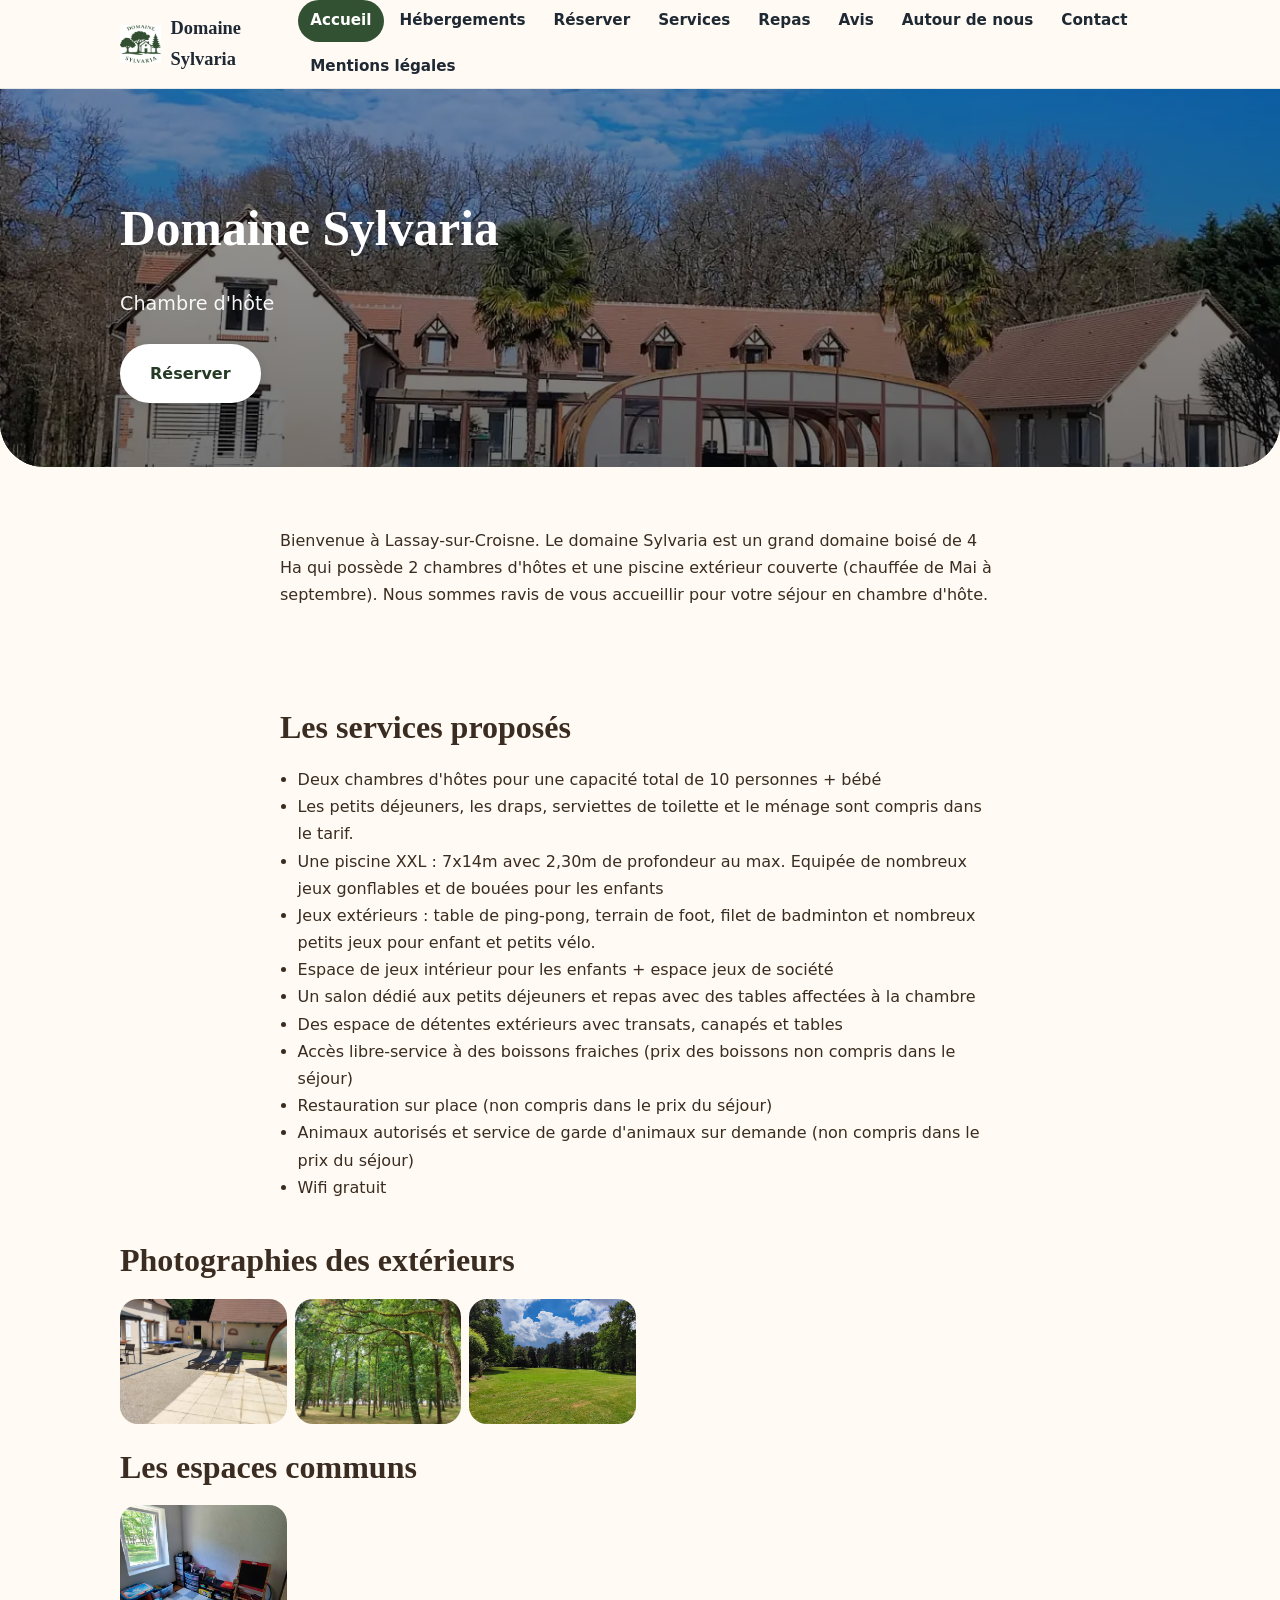
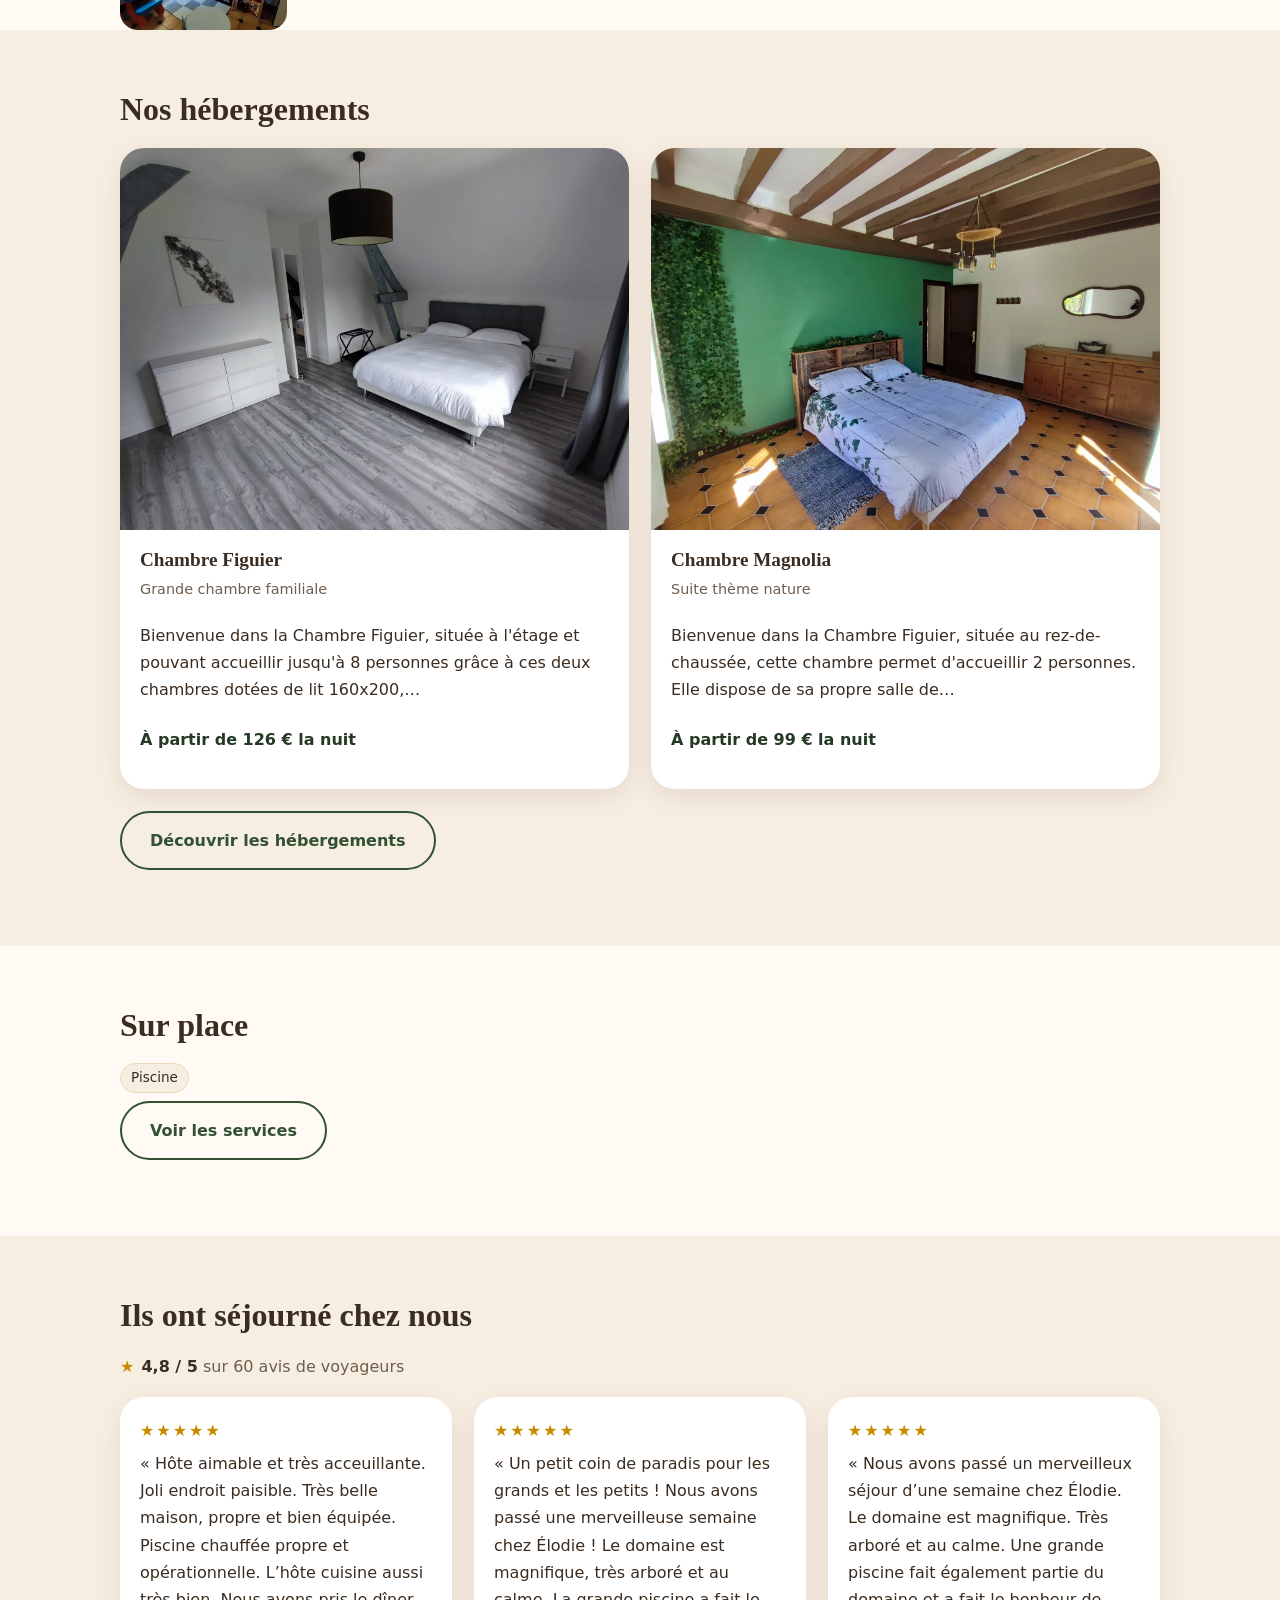
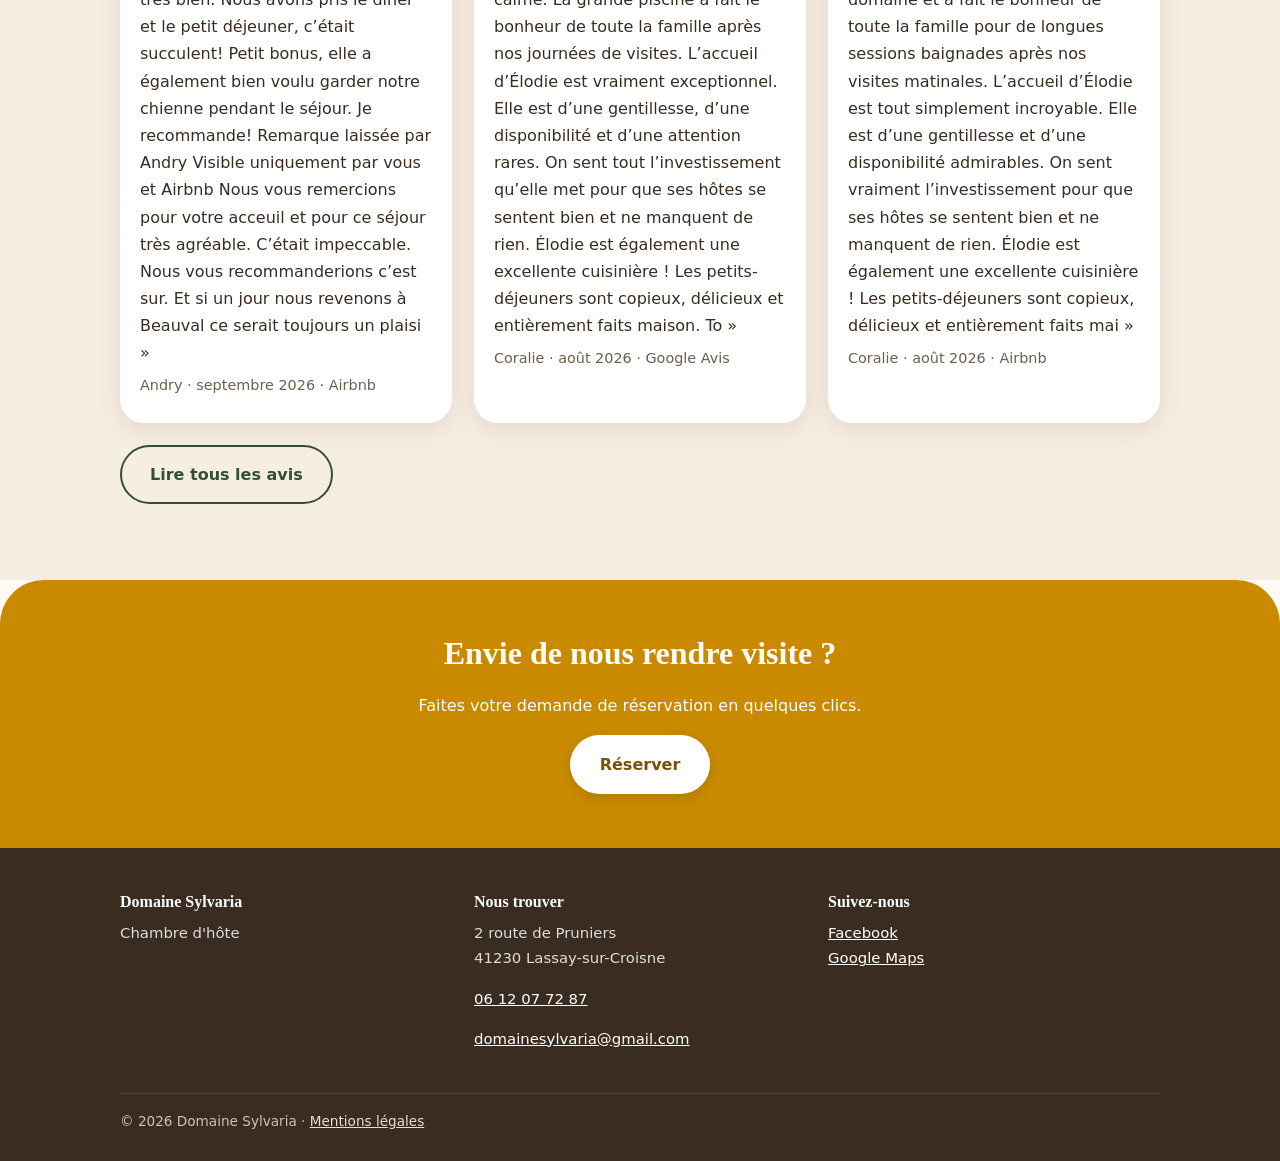
<file: index.html>
<!doctype html><html lang="fr"><head><meta charset="utf-8"><meta name="viewport" content="width=device-width,initial-scale=1"><title>Domaine Sylvaria</title><meta name="description" content="Bienvenue à Lassay-sur-Croisne. Le domaine Sylvaria est un grand domaine boisé de 4 Ha qui possède 2 chambres d'hôtes et une piscine extérieur couverte (chauffée de Mai à septembre). Nous sommes ravis de vous accueillir pour votre séjour en chambre d'hôte."><link rel="canonical" href="https://www.domainesylvaria.fr/"><meta property="og:title" content="Domaine Sylvaria"><meta property="og:type" content="website"><meta property="og:locale" content="fr_FR"><meta property="og:description" content="Bienvenue à Lassay-sur-Croisne. Le domaine Sylvaria est un grand domaine boisé de 4 Ha qui possède 2 chambres d'hôtes et une piscine extérieur couverte (chauffée de Mai à septembre). Nous sommes ravis de vous accueillir pour votre séjour en chambre d'hôte."><meta property="og:url" content="https://www.domainesylvaria.fr/"><meta name="theme-color" content="#325032"><link rel="stylesheet" href="style.css"><script type="application/ld+json">{"@context":"https://schema.org","@type":"LodgingBusiness","name":"Domaine Sylvaria","url":"https://www.domainesylvaria.fr/","telephone":"06 12 07 72 87","email":"domainesylvaria@gmail.com","address":{"@type":"PostalAddress","streetAddress":"2 route de Pruniers","postalCode":"41230","addressLocality":"Lassay-sur-Croisne","addressCountry":"France"},"aggregateRating":{"@type":"AggregateRating","ratingValue":4.8,"reviewCount":60,"bestRating":5}}</script></head><body><a class="skip" href="#contenu">Aller au contenu</a><header class="top"><div class="wrap"><a class="brand" href="index.html"><img src="assets/img/sl_mvnltogio9lp.webp" alt=""><span>Domaine Sylvaria</span></a><button class="burger" type="button" aria-label="Menu" aria-expanded="false" aria-controls="nav">☰ Menu</button><nav id="nav" aria-label="Menu principal"><ul><li><a href="index.html" aria-current="page">Accueil</a></li><li><a href="hebergements.html">Hébergements</a></li><li><a href="reservation.html">Réserver</a></li><li><a href="services.html">Services</a></li><li><a href="repas.html">Repas</a></li><li><a href="avis.html">Avis</a></li><li><a href="autour.html">Autour de nous</a></li><li><a href="contact.html">Contact</a></li><li><a href="mentions-legales.html">Mentions légales</a></li></ul></nav></div></header><main id="contenu"><section class="hero hero-home has-photo"><div class="hero-img"><img src="assets/img/sl_mvl5kxh7c3dg.webp" alt="WhatsApp Image 2026-03-11 at 15.10.45" loading="lazy" decoding="async"></div><div class="wrap hero-in"><h1>Domaine Sylvaria</h1><p class="lead">Chambre d'hôte</p><a class="btn" href="reservation.html">Réserver</a></div></section><section class="block"><div class="wrap narrow"><p>Bienvenue à Lassay-sur-Croisne. Le domaine Sylvaria est un grand domaine boisé de 4 Ha qui possède 2 chambres d'hôtes et une piscine extérieur couverte (chauffée de Mai à septembre). Nous sommes ravis de vous accueillir pour votre séjour en chambre d'hôte.</p></div></section><div class="wrap narrow" style="padding-top:24px"><h2>Les services proposés</h2><ul class="clean"><li>Deux chambres d'hôtes pour une capacité total de 10 personnes + bébé</li><li>Les petits déjeuners, les draps, serviettes de toilette et le ménage sont compris dans le tarif.</li><li>Une piscine XXL : 7x14m avec 2,30m de profondeur au max. Equipée de nombreux jeux gonflables et de bouées pour les enfants</li><li>Jeux extérieurs : table de ping-pong, terrain de foot, filet de badminton et nombreux petits jeux pour enfant et petits vélo.</li><li>Espace de jeux intérieur pour les enfants + espace jeux de société</li><li>Un salon dédié aux petits déjeuners et repas avec des tables affectées à la chambre</li><li>Des espace de détentes extérieurs avec transats, canapés et tables</li><li>Accès libre-service à des boissons fraiches (prix des boissons non compris dans le séjour)</li><li>Restauration sur place (non compris dans le prix du séjour)</li><li>Animaux autorisés et service de garde d'animaux sur demande (non compris dans le prix du séjour)</li><li>Wifi gratuit</li></ul></div><div class="wrap" style="padding-top:24px"><h2>Photographies des extérieurs</h2><div class="gallery"><img src="assets/img/sl_mvnoj7gsiull.webp" alt="Ext" loading="lazy" decoding="async"><img src="assets/img/sl_mvnojek1bt9e.webp" alt="foret" loading="lazy" decoding="async"><img src="assets/img/sl_mvnojk2fop44.webp" alt="jardin" loading="lazy" decoding="async"><img src="assets/img/sl_mvnojozt9y4a.webp" alt="WhatsApp Image 2026-03-11 at 15.10.45" loading="lazy" decoding="async"><img src="assets/img/sl_mvnojvorrutw.webp" alt="WhatsApp Image 2026-06-23 at 14.49.15" loading="lazy" decoding="async"><img src="assets/img/sl_mvnok002wky4.webp" alt="WhatsApp Image 2026-06-23 at 14.49.16" loading="lazy" decoding="async"></div></div><div class="wrap" style="padding-top:24px"><h2>Les espaces communs</h2><div class="gallery"><img src="assets/img/sl_mvnome35puqt.webp" alt="coin enfant" loading="lazy" decoding="async"><img src="assets/img/sl_mvnomicrflli.webp" alt="Salon" loading="lazy" decoding="async"><img src="assets/img/sl_mvnp35oh6tna.webp" alt="salon cheminée" loading="lazy" decoding="async"></div></div><section class="block alt"><div class="wrap"><h2>Nos hébergements</h2><div class="grid"><article class="card"><div class="pic"><img src="assets/img/sl_mvl5tt3u0idi.webp" alt="Chambre Figuier" loading="lazy" decoding="async"></div><div class="body"><h3>Chambre Figuier</h3><p class="muted small">Grande chambre familiale</p><p>Bienvenue dans la Chambre Figuier, située à l'étage et pouvant accueillir jusqu'à 8 personnes grâce à ces deux chambres dotées de lit 160x200,…</p><p class="price">À partir de 126 € la nuit</p></div></article><article class="card"><div class="pic"><img src="assets/img/sl_mvl5v06frn86.webp" alt="Chambre Magnolia" loading="lazy" decoding="async"></div><div class="body"><h3>Chambre Magnolia</h3><p class="muted small">Suite thème nature</p><p>Bienvenue dans la Chambre Figuier, située au rez-de-chaussée, cette chambre permet d'accueillir 2 personnes. Elle dispose de sa propre salle de…</p><p class="price">À partir de 99 € la nuit</p></div></article></div><p style="margin-top:22px"><a class="btn ghost" href="hebergements.html">Découvrir les hébergements</a></p></div></section><section class="block"><div class="wrap"><h2>Sur place</h2><ul class="tags"><li>Piscine</li></ul><p><a class="btn ghost" href="services.html">Voir les services</a></p></div></section><section class="block alt"><div class="wrap"><h2>Ils ont séjourné chez nous</h2><p class="lead"><span class="stars" aria-hidden="true">★</span> <strong>4,8 / 5</strong> <span class="muted">sur 60 avis de voyageurs</span></p><div class="grid"><article class="review"><div class="stars" role="img" aria-label="5 sur 5">★★★★★</div><p>« Hôte aimable et très acceuillante.
Joli endroit paisible.
Très belle maison, propre et bien équipée.
Piscine chauffée propre et opérationnelle.
L’hôte cuisine aussi très bien. Nous avons pris le dîner et le petit déjeuner, c’était succulent!
Petit bonus, elle a également bien voulu garder notre chienne pendant le séjour.
Je recommande!

Remarque laissée par Andry
Visible uniquement par vous et Airbnb
Nous vous remercions pour votre acceuil et pour ce séjour très agréable. C’était impeccable. Nous vous recommanderions c’est sur. Et si un jour nous revenons à Beauval ce serait toujours un plaisi »</p><p class="muted small">Andry · septembre 2026 · Airbnb</p></article><article class="review"><div class="stars" role="img" aria-label="5 sur 5">★★★★★</div><p>« Un petit coin de paradis pour les grands et les petits !
Nous avons passé une merveilleuse semaine chez Élodie ! Le domaine est magnifique, très arboré et au calme. La grande piscine a fait le bonheur de toute la famille après nos journées de visites.

L’accueil d’Élodie est vraiment exceptionnel. Elle est d’une gentillesse, d’une disponibilité et d’une attention rares. On sent tout l’investissement qu’elle met pour que ses hôtes se sentent bien et ne manquent de rien.

Élodie est également une excellente cuisinière ! Les petits-déjeuners sont copieux, délicieux et entièrement faits maison. To »</p><p class="muted small">Coralie · août 2026 · Google Avis</p></article><article class="review"><div class="stars" role="img" aria-label="5 sur 5">★★★★★</div><p>« Nous avons passé un merveilleux séjour d’une semaine chez Élodie. Le domaine est magnifique. Très arboré et au calme. Une grande piscine fait également partie du domaine et a fait le bonheur de toute la famille pour de longues sessions baignades après nos visites matinales.

L’accueil d’Élodie est tout simplement incroyable. Elle est d’une gentillesse et d’une disponibilité admirables. On sent vraiment l’investissement pour que ses hôtes se sentent bien et ne manquent de rien. Élodie est également une excellente cuisinière ! Les petits-déjeuners sont copieux, délicieux et entièrement faits mai »</p><p class="muted small">Coralie · août 2026 · Airbnb</p></article></div><p style="margin-top:22px"><a class="btn ghost" href="avis.html">Lire tous les avis</a></p></div></section><section class="cta"><div class="wrap"><h2>Envie de nous rendre visite ?</h2><p>Faites votre demande de réservation en quelques clics.</p><a class="btn" href="reservation.html">Réserver</a></div></section></main><footer><div class="wrap"><div class="grid"><div><h3>Domaine Sylvaria</h3><p>Chambre d'hôte</p></div><div><h3>Nous trouver</h3><p>2 route de Pruniers<br>41230 Lassay-sur-Croisne</p><p><a href="tel:0612077287">06 12 07 72 87</a></p><p><a href="mailto:domainesylvaria@gmail.com">domainesylvaria@gmail.com</a></p></div><div><h3>Suivez-nous</h3><ul><li><a href="https://www.facebook.com/profile.php?id=61583618832469" rel="noopener">Facebook</a></li><li><a href="https://www.google.com/maps/search/?api=1&amp;query=Domaine%20Sylvaria%202%20route%20de%20Pruniers%2041230%20Lassay-sur-Croisne" rel="noopener">Google Maps</a></li></ul></div></div><div class="copy">© 2026 Domaine Sylvaria · <a class="" href="mentions-legales.html">Mentions légales</a></div></div></footer><script>window.SITE={"connector":"https://script.google.com/macros/s/AKfycbznSqgwceEuDSIl5vDDbm_sKKJGut93AD-fcWdN8TmMGDm9i62WLnd3WLHaU-PnyYHVyQ/exec","id":"pSAZ63QEEi","email":"domainesylvaria@gmail.com","preview":false,"first":""};</script><script src="site.js"></script></body></html>
</file>
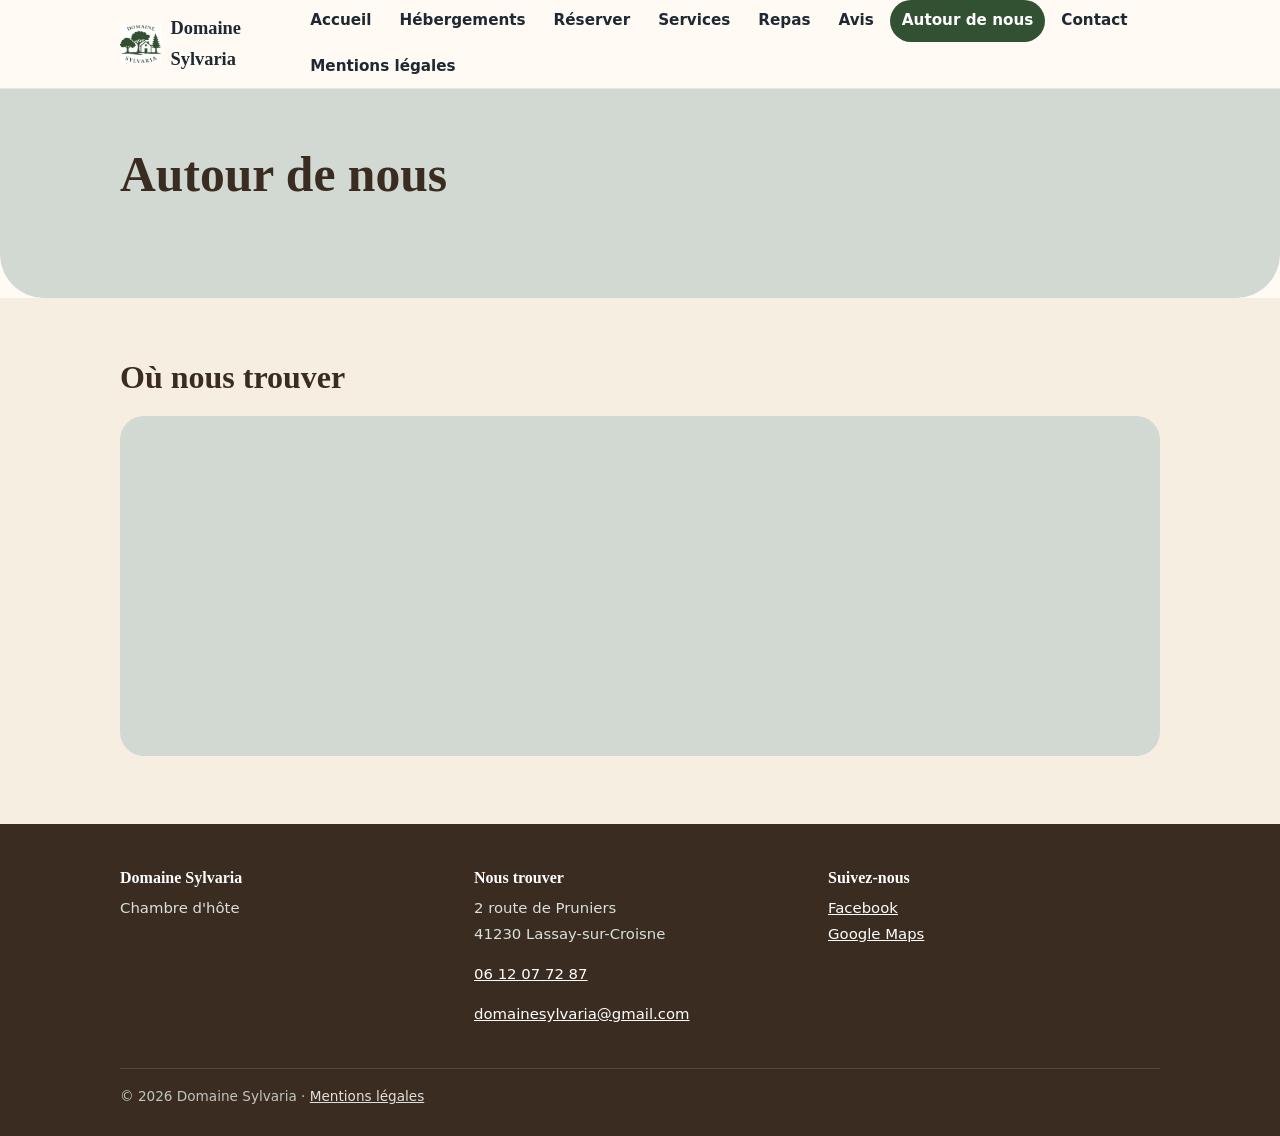
<file: autour.html>
<!doctype html><html lang="fr"><head><meta charset="utf-8"><meta name="viewport" content="width=device-width,initial-scale=1"><title>Autour de nous — Domaine Sylvaria</title><meta name="description" content="Chambre d'hôte"><link rel="canonical" href="https://www.domainesylvaria.fr/autour.html"><meta property="og:title" content="Autour de nous — Domaine Sylvaria"><meta property="og:type" content="website"><meta property="og:locale" content="fr_FR"><meta property="og:description" content="Chambre d'hôte"><meta property="og:url" content="https://www.domainesylvaria.fr/autour.html"><meta name="theme-color" content="#325032"><link rel="stylesheet" href="style.css"></head><body><a class="skip" href="#contenu">Aller au contenu</a><header class="top"><div class="wrap"><a class="brand" href="index.html"><img src="assets/img/sl_mvnltogio9lp.webp" alt=""><span>Domaine Sylvaria</span></a><button class="burger" type="button" aria-label="Menu" aria-expanded="false" aria-controls="nav">☰ Menu</button><nav id="nav" aria-label="Menu principal"><ul><li><a href="index.html">Accueil</a></li><li><a href="hebergements.html">Hébergements</a></li><li><a href="reservation.html">Réserver</a></li><li><a href="services.html">Services</a></li><li><a href="repas.html">Repas</a></li><li><a href="avis.html">Avis</a></li><li><a href="autour.html" aria-current="page">Autour de nous</a></li><li><a href="contact.html">Contact</a></li><li><a href="mentions-legales.html">Mentions légales</a></li></ul></nav></div></header><main id="contenu"><section class="hero"><div class="wrap hero-in"><h1>Autour de nous</h1></div></section><section class="block alt"><div class="wrap"><h2>Où nous trouver</h2><iframe class="map" title="Plan d'accès" src="https://www.google.com/maps?q=2%20route%20de%20Pruniers%2041230%20Lassay-sur-Croisne&amp;output=embed" loading="lazy" referrerpolicy="no-referrer-when-downgrade"></iframe></div></section></main><footer><div class="wrap"><div class="grid"><div><h3>Domaine Sylvaria</h3><p>Chambre d'hôte</p></div><div><h3>Nous trouver</h3><p>2 route de Pruniers<br>41230 Lassay-sur-Croisne</p><p><a href="tel:0612077287">06 12 07 72 87</a></p><p><a href="mailto:domainesylvaria@gmail.com">domainesylvaria@gmail.com</a></p></div><div><h3>Suivez-nous</h3><ul><li><a href="https://www.facebook.com/profile.php?id=61583618832469" rel="noopener">Facebook</a></li><li><a href="https://www.google.com/maps/search/?api=1&amp;query=Domaine%20Sylvaria%202%20route%20de%20Pruniers%2041230%20Lassay-sur-Croisne" rel="noopener">Google Maps</a></li></ul></div></div><div class="copy">© 2026 Domaine Sylvaria · <a class="" href="mentions-legales.html">Mentions légales</a></div></div></footer><script>window.SITE={"connector":"https://script.google.com/macros/s/AKfycbznSqgwceEuDSIl5vDDbm_sKKJGut93AD-fcWdN8TmMGDm9i62WLnd3WLHaU-PnyYHVyQ/exec","id":"pSAZ63QEEi","email":"domainesylvaria@gmail.com","preview":false,"first":""};</script><script src="site.js"></script></body></html>
</file>
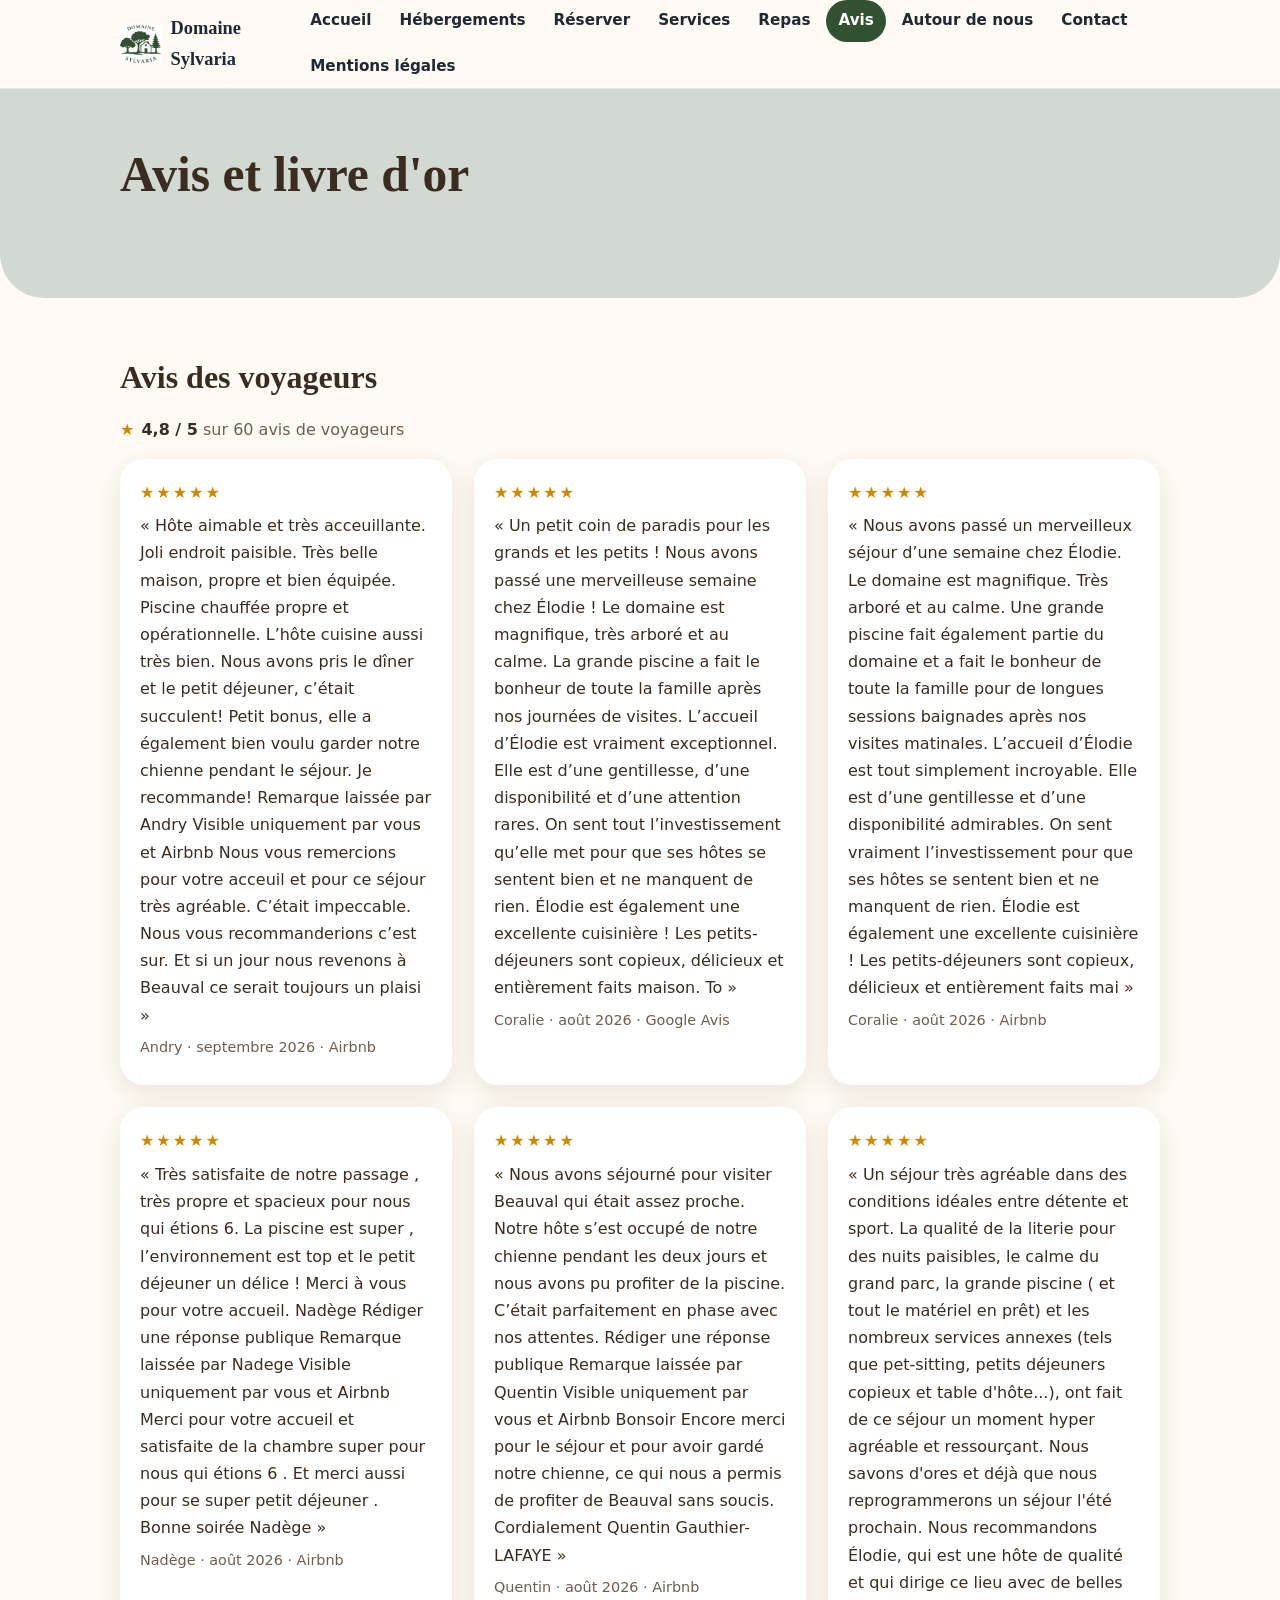
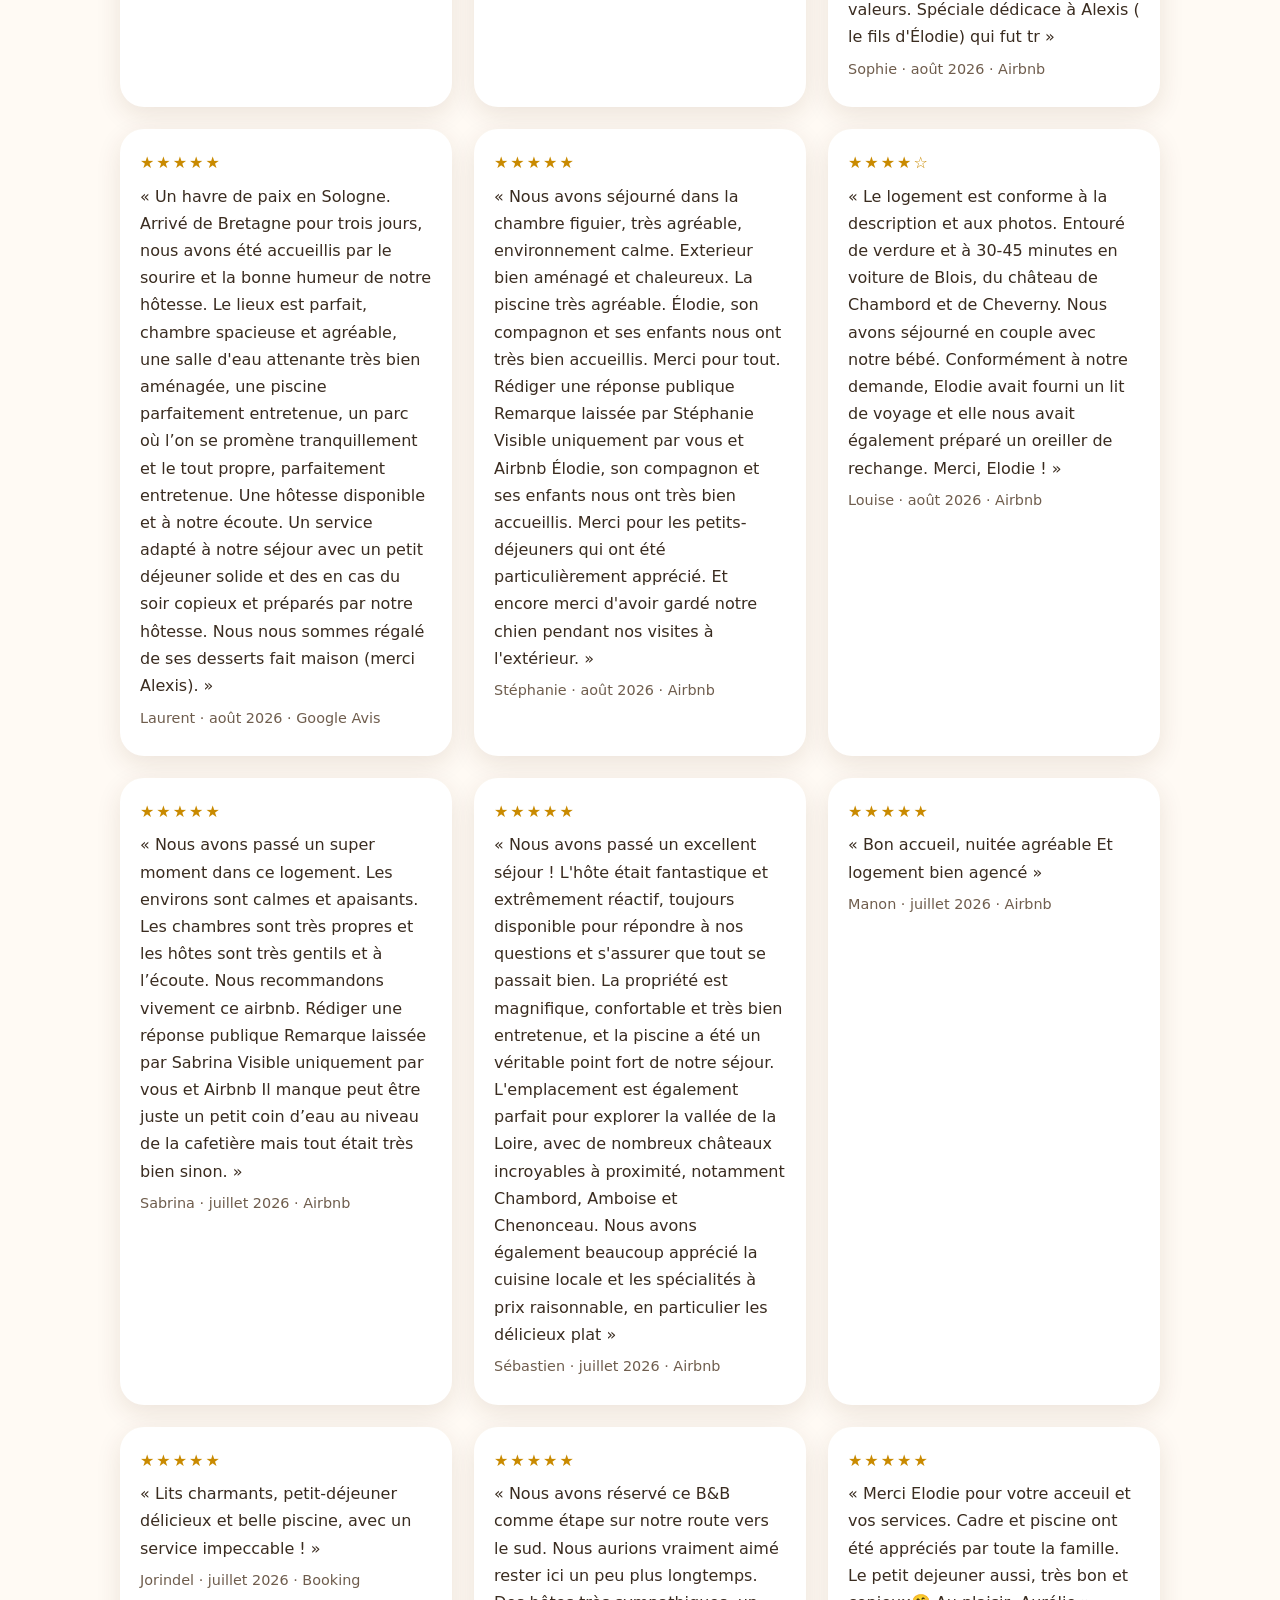
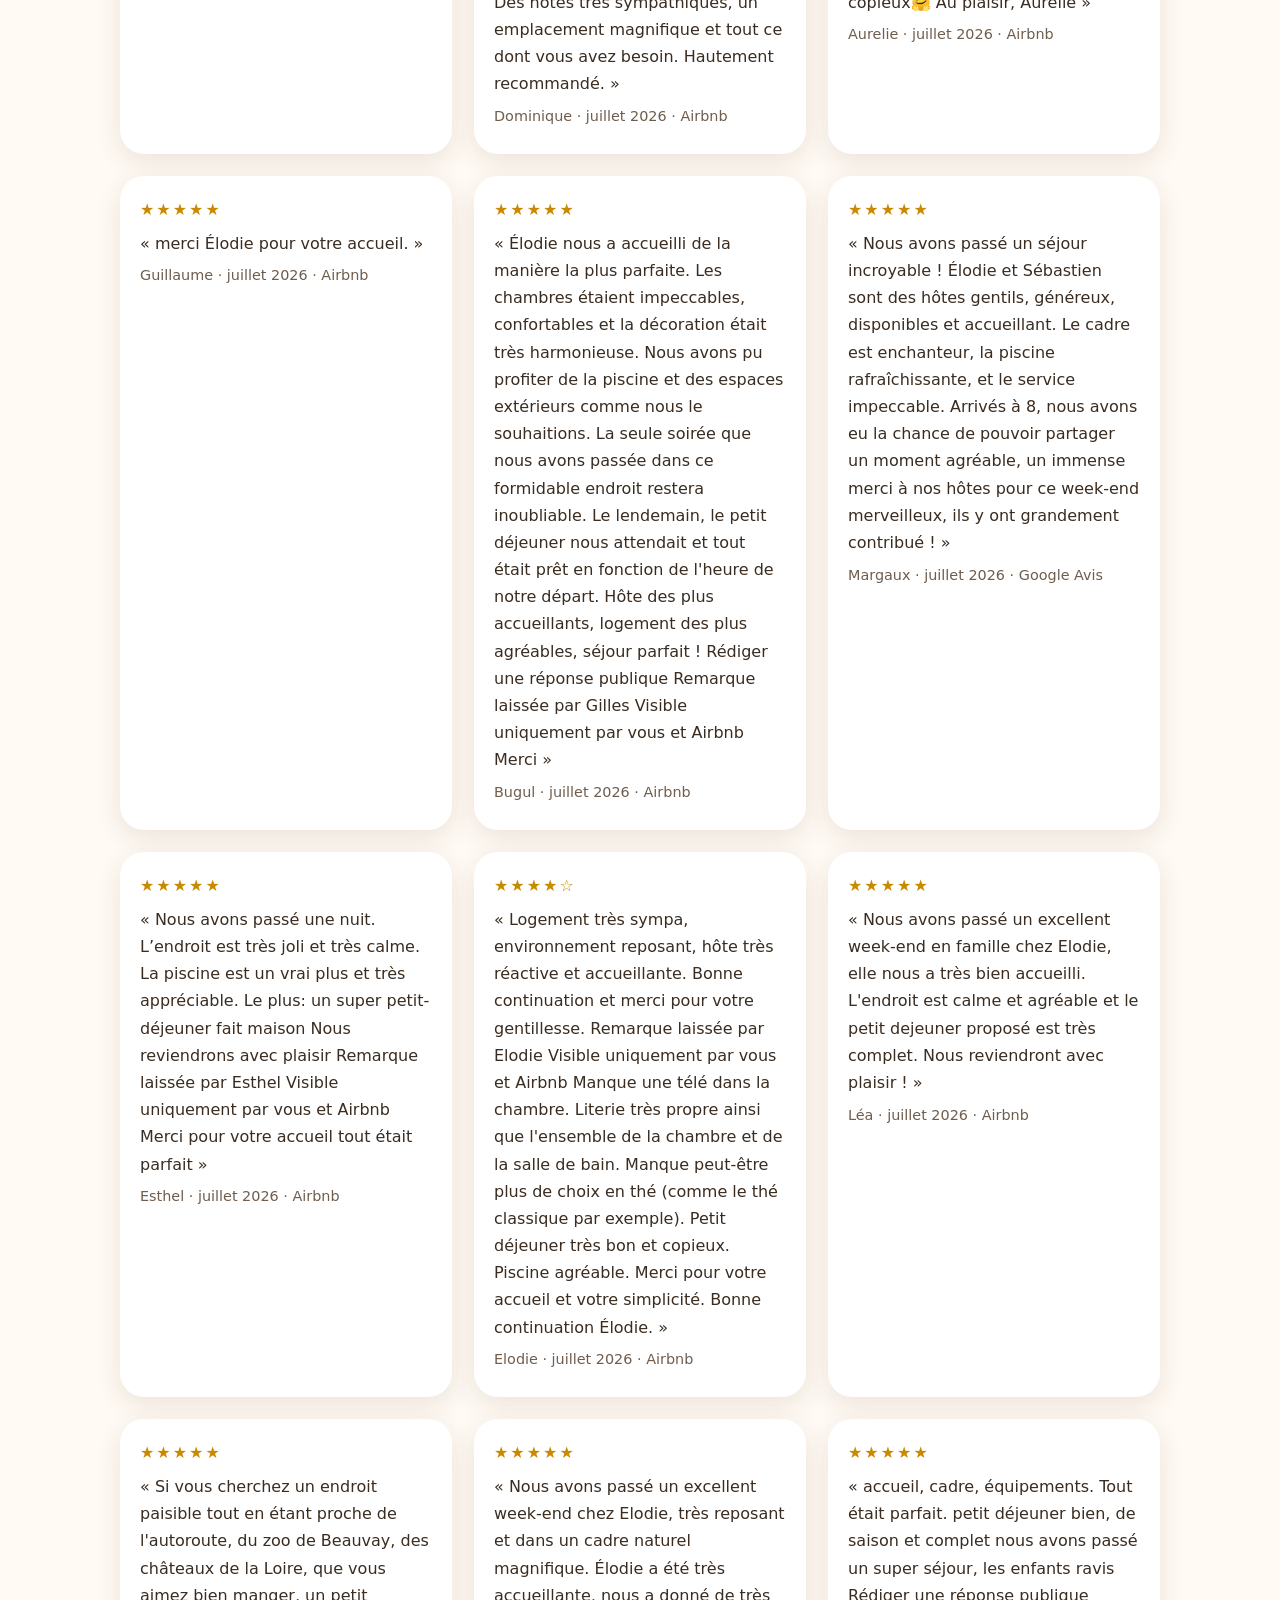
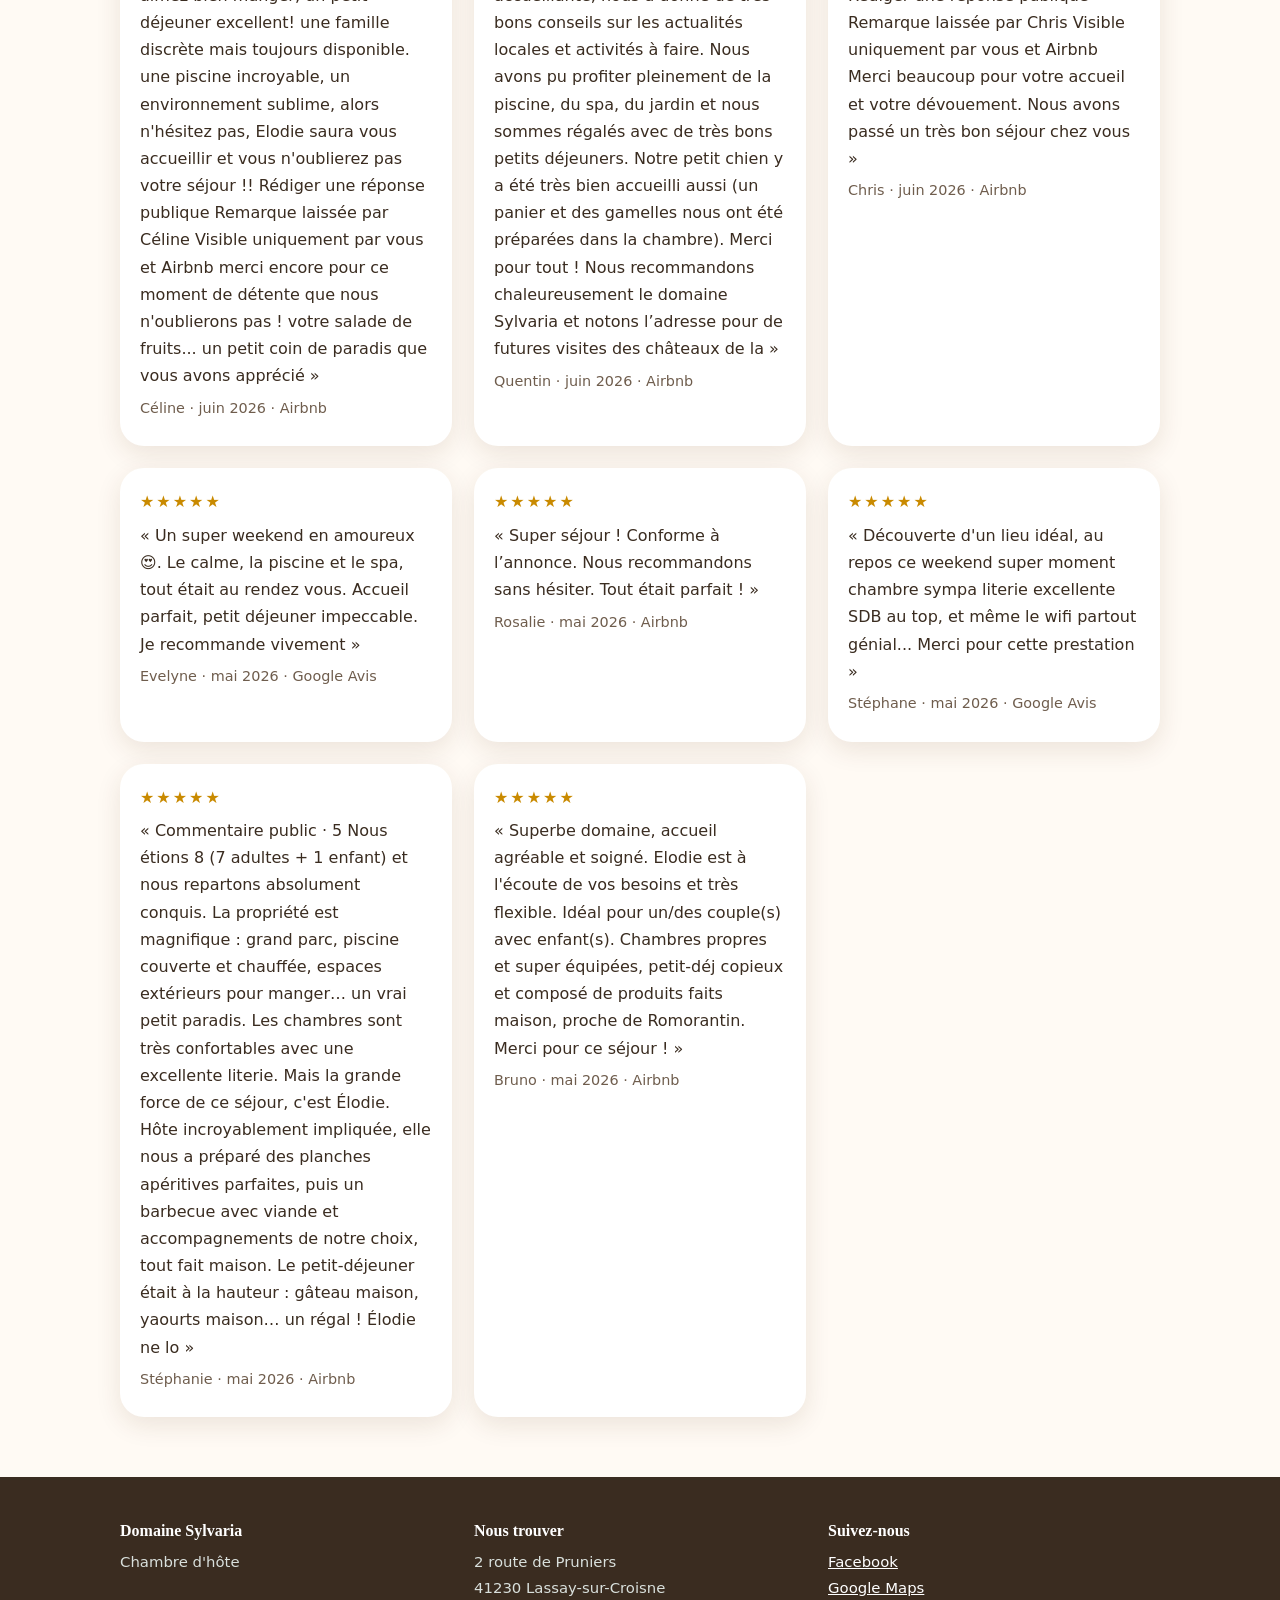
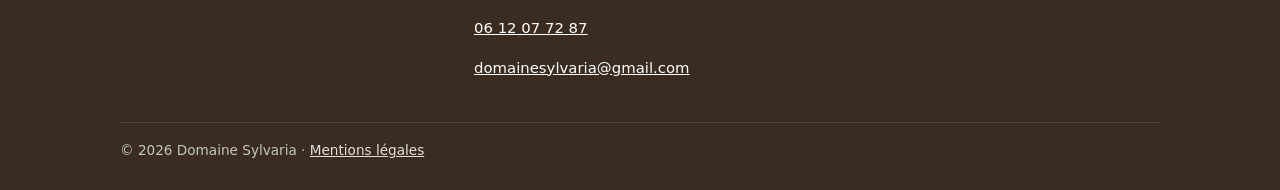
<file: avis.html>
<!doctype html><html lang="fr"><head><meta charset="utf-8"><meta name="viewport" content="width=device-width,initial-scale=1"><title>Avis et livre d'or — Domaine Sylvaria</title><meta name="description" content="Chambre d'hôte"><link rel="canonical" href="https://www.domainesylvaria.fr/avis.html"><meta property="og:title" content="Avis et livre d'or — Domaine Sylvaria"><meta property="og:type" content="website"><meta property="og:locale" content="fr_FR"><meta property="og:description" content="Chambre d'hôte"><meta property="og:url" content="https://www.domainesylvaria.fr/avis.html"><meta name="theme-color" content="#325032"><link rel="stylesheet" href="style.css"></head><body><a class="skip" href="#contenu">Aller au contenu</a><header class="top"><div class="wrap"><a class="brand" href="index.html"><img src="assets/img/sl_mvnltogio9lp.webp" alt=""><span>Domaine Sylvaria</span></a><button class="burger" type="button" aria-label="Menu" aria-expanded="false" aria-controls="nav">☰ Menu</button><nav id="nav" aria-label="Menu principal"><ul><li><a href="index.html">Accueil</a></li><li><a href="hebergements.html">Hébergements</a></li><li><a href="reservation.html">Réserver</a></li><li><a href="services.html">Services</a></li><li><a href="repas.html">Repas</a></li><li><a href="avis.html" aria-current="page">Avis</a></li><li><a href="autour.html">Autour de nous</a></li><li><a href="contact.html">Contact</a></li><li><a href="mentions-legales.html">Mentions légales</a></li></ul></nav></div></header><main id="contenu"><section class="hero"><div class="wrap hero-in"><h1>Avis et livre d'or</h1></div></section><section class="block"><div class="wrap"><h2>Avis des voyageurs</h2><p class="lead"><span class="stars" aria-hidden="true">★</span> <strong>4,8 / 5</strong> <span class="muted">sur 60 avis de voyageurs</span></p><div class="grid"><article class="review"><div class="stars" role="img" aria-label="5 sur 5">★★★★★</div><p>« Hôte aimable et très acceuillante.
Joli endroit paisible.
Très belle maison, propre et bien équipée.
Piscine chauffée propre et opérationnelle.
L’hôte cuisine aussi très bien. Nous avons pris le dîner et le petit déjeuner, c’était succulent!
Petit bonus, elle a également bien voulu garder notre chienne pendant le séjour.
Je recommande!

Remarque laissée par Andry
Visible uniquement par vous et Airbnb
Nous vous remercions pour votre acceuil et pour ce séjour très agréable. C’était impeccable. Nous vous recommanderions c’est sur. Et si un jour nous revenons à Beauval ce serait toujours un plaisi »</p><p class="muted small">Andry · septembre 2026 · Airbnb</p></article><article class="review"><div class="stars" role="img" aria-label="5 sur 5">★★★★★</div><p>« Un petit coin de paradis pour les grands et les petits !
Nous avons passé une merveilleuse semaine chez Élodie ! Le domaine est magnifique, très arboré et au calme. La grande piscine a fait le bonheur de toute la famille après nos journées de visites.

L’accueil d’Élodie est vraiment exceptionnel. Elle est d’une gentillesse, d’une disponibilité et d’une attention rares. On sent tout l’investissement qu’elle met pour que ses hôtes se sentent bien et ne manquent de rien.

Élodie est également une excellente cuisinière ! Les petits-déjeuners sont copieux, délicieux et entièrement faits maison. To »</p><p class="muted small">Coralie · août 2026 · Google Avis</p></article><article class="review"><div class="stars" role="img" aria-label="5 sur 5">★★★★★</div><p>« Nous avons passé un merveilleux séjour d’une semaine chez Élodie. Le domaine est magnifique. Très arboré et au calme. Une grande piscine fait également partie du domaine et a fait le bonheur de toute la famille pour de longues sessions baignades après nos visites matinales.

L’accueil d’Élodie est tout simplement incroyable. Elle est d’une gentillesse et d’une disponibilité admirables. On sent vraiment l’investissement pour que ses hôtes se sentent bien et ne manquent de rien. Élodie est également une excellente cuisinière ! Les petits-déjeuners sont copieux, délicieux et entièrement faits mai »</p><p class="muted small">Coralie · août 2026 · Airbnb</p></article><article class="review"><div class="stars" role="img" aria-label="5 sur 5">★★★★★</div><p>« Très satisfaite de notre passage , très propre et spacieux pour nous qui étions 6. La piscine est super , l’environnement est top et le petit déjeuner un délice ! Merci à vous pour votre accueil. Nadège
Rédiger une réponse publique
Remarque laissée par Nadege
Visible uniquement par vous et Airbnb
Merci pour votre accueil et satisfaite de la chambre super pour nous qui étions 6 . Et merci aussi pour se super petit déjeuner . Bonne soirée Nadège »</p><p class="muted small">Nadège · août 2026 · Airbnb</p></article><article class="review"><div class="stars" role="img" aria-label="5 sur 5">★★★★★</div><p>« Nous avons séjourné pour visiter Beauval qui était assez proche. Notre hôte s’est occupé de notre chienne pendant les deux jours et nous avons pu profiter de la piscine. C’était parfaitement en phase avec nos attentes.
Rédiger une réponse publique
Remarque laissée par Quentin
Visible uniquement par vous et Airbnb
Bonsoir
Encore merci pour le séjour et pour avoir gardé notre chienne, ce qui nous a permis de profiter de Beauval sans soucis.
Cordialement
Quentin Gauthier-LAFAYE »</p><p class="muted small">Quentin · août 2026 · Airbnb</p></article><article class="review"><div class="stars" role="img" aria-label="5 sur 5">★★★★★</div><p>« Un séjour très agréable dans des conditions idéales entre détente et sport. La qualité de la literie pour des nuits paisibles, le calme du grand parc, la grande piscine ( et tout le matériel en prêt) et les nombreux services annexes (tels que pet-sitting, petits déjeuners copieux et table d'hôte...), ont fait de ce séjour un moment hyper agréable et ressourçant.
Nous savons d'ores et déjà que nous reprogrammerons un séjour l'été prochain.
Nous recommandons Élodie, qui est une hôte de qualité et qui dirige ce lieu avec de belles valeurs. Spéciale dédicace à Alexis ( le fils d'Élodie) qui fut tr »</p><p class="muted small">Sophie · août 2026 · Airbnb</p></article><article class="review"><div class="stars" role="img" aria-label="5 sur 5">★★★★★</div><p>« Un havre de paix en Sologne.
Arrivé de Bretagne pour trois jours, nous avons été accueillis par le sourire et la bonne humeur de notre hôtesse.
Le lieux est parfait, chambre spacieuse et agréable, une salle d'eau attenante très bien aménagée, une piscine parfaitement entretenue, un parc où l’on se promène tranquillement et le tout propre, parfaitement entretenue.
Une hôtesse disponible et à notre écoute.
Un service adapté à notre séjour avec un petit déjeuner solide et des en cas du soir copieux et préparés par notre hôtesse. Nous nous sommes régalé de ses desserts fait maison (merci Alexis).
 »</p><p class="muted small">Laurent · août 2026 · Google Avis</p></article><article class="review"><div class="stars" role="img" aria-label="5 sur 5">★★★★★</div><p>« Nous avons séjourné dans la chambre figuier, très agréable, environnement calme.
Exterieur bien aménagé et chaleureux.
La piscine très agréable.
Élodie, son compagnon et ses enfants nous ont très bien accueillis.
Merci pour tout.
Rédiger une réponse publique
Remarque laissée par Stéphanie
Visible uniquement par vous et Airbnb
Élodie, son compagnon et ses enfants nous ont très bien accueillis.
Merci pour les petits-déjeuners qui ont été particulièrement apprécié.
Et encore merci d'avoir gardé notre chien pendant nos visites à l'extérieur. »</p><p class="muted small">Stéphanie · août 2026 · Airbnb</p></article><article class="review"><div class="stars" role="img" aria-label="4 sur 5">★★★★☆</div><p>« Le logement est conforme à la description et aux photos. Entouré de verdure et à 30-45 minutes en voiture de Blois, du château de Chambord et de Cheverny.
Nous avons séjourné en couple avec notre bébé. Conformément à notre demande, Elodie avait fourni un lit de voyage et elle nous avait également préparé un oreiller de rechange.
Merci, Elodie ! »</p><p class="muted small">Louise · août 2026 · Airbnb</p></article><article class="review"><div class="stars" role="img" aria-label="5 sur 5">★★★★★</div><p>« Nous avons passé un super moment dans ce logement. Les environs sont calmes et apaisants. Les chambres sont très propres et les hôtes sont très gentils et à l’écoute. Nous recommandons vivement ce airbnb.
Rédiger une réponse publique
Remarque laissée par Sabrina
Visible uniquement par vous et Airbnb
Il manque peut être juste un petit coin d’eau au niveau de la cafetière mais tout était très bien sinon. »</p><p class="muted small">Sabrina · juillet 2026 · Airbnb</p></article><article class="review"><div class="stars" role="img" aria-label="5 sur 5">★★★★★</div><p>« Nous avons passé un excellent séjour ! L'hôte était fantastique et extrêmement réactif, toujours disponible pour répondre à nos questions et s'assurer que tout se passait bien. La propriété est magnifique, confortable et très bien entretenue, et la piscine a été un véritable point fort de notre séjour. L'emplacement est également parfait pour explorer la vallée de la Loire, avec de nombreux châteaux incroyables à proximité, notamment Chambord, Amboise et Chenonceau. Nous avons également beaucoup apprécié la cuisine locale et les spécialités à prix raisonnable, en particulier les délicieux plat »</p><p class="muted small">Sébastien · juillet 2026 · Airbnb</p></article><article class="review"><div class="stars" role="img" aria-label="5 sur 5">★★★★★</div><p>« Bon accueil, nuitée agréable
Et logement bien agencé »</p><p class="muted small">Manon · juillet 2026 · Airbnb</p></article><article class="review"><div class="stars" role="img" aria-label="5 sur 5">★★★★★</div><p>« Lits charmants, petit-déjeuner délicieux et belle piscine, avec un service impeccable ! »</p><p class="muted small">Jorindel · juillet 2026 · Booking</p></article><article class="review"><div class="stars" role="img" aria-label="5 sur 5">★★★★★</div><p>« Nous avons réservé ce B&amp;B comme étape sur notre route vers le sud. Nous aurions vraiment aimé rester ici un peu plus longtemps. Des hôtes très sympathiques, un emplacement magnifique et tout ce dont vous avez besoin. Hautement recommandé. »</p><p class="muted small">Dominique · juillet 2026 · Airbnb</p></article><article class="review"><div class="stars" role="img" aria-label="5 sur 5">★★★★★</div><p>« Merci Elodie pour votre acceuil et vos services. Cadre et piscine ont été appréciés par toute la famille. Le petit dejeuner aussi, très bon et copieux🤗
Au plaisir, Aurélie »</p><p class="muted small">Aurelie · juillet 2026 · Airbnb</p></article><article class="review"><div class="stars" role="img" aria-label="5 sur 5">★★★★★</div><p>« merci Élodie pour votre accueil. »</p><p class="muted small">Guillaume · juillet 2026 · Airbnb</p></article><article class="review"><div class="stars" role="img" aria-label="5 sur 5">★★★★★</div><p>« Élodie nous a accueilli de la manière la plus parfaite. Les chambres étaient impeccables, confortables et la décoration était très harmonieuse. Nous avons pu profiter de la piscine et des espaces extérieurs comme nous le souhaitions. La seule soirée que nous avons passée dans ce formidable endroit restera inoubliable. Le lendemain, le petit déjeuner nous attendait et tout était prêt en fonction de l'heure de notre départ. Hôte des plus accueillants, logement des plus agréables, séjour parfait !
Rédiger une réponse publique
Remarque laissée par Gilles
Visible uniquement par vous et Airbnb
Merci »</p><p class="muted small">Bugul · juillet 2026 · Airbnb</p></article><article class="review"><div class="stars" role="img" aria-label="5 sur 5">★★★★★</div><p>« Nous avons passé un séjour incroyable !
Élodie et Sébastien sont des hôtes gentils, généreux, disponibles et accueillant. Le cadre est enchanteur, la piscine rafraîchissante, et le service impeccable. Arrivés à 8, nous avons eu la chance de pouvoir partager un moment agréable, un immense merci à nos hôtes pour ce week-end merveilleux, ils y ont grandement contribué ! »</p><p class="muted small">Margaux · juillet 2026 · Google Avis</p></article><article class="review"><div class="stars" role="img" aria-label="5 sur 5">★★★★★</div><p>« Nous avons passé une nuit. L’endroit est très joli et très calme. La piscine est un vrai plus et très appréciable.
Le plus: un super petit-déjeuner fait maison
Nous reviendrons avec plaisir


Remarque laissée par Esthel
Visible uniquement par vous et Airbnb
Merci pour votre accueil tout était parfait »</p><p class="muted small">Esthel · juillet 2026 · Airbnb</p></article><article class="review"><div class="stars" role="img" aria-label="4 sur 5">★★★★☆</div><p>« Logement très sympa, environnement reposant, hôte très réactive et accueillante. Bonne continuation et merci pour votre gentillesse. Remarque laissée par Elodie
Visible uniquement par vous et Airbnb
Manque une télé dans la chambre. Literie très propre ainsi que l'ensemble de la chambre et de la salle de bain. Manque peut-être plus de choix en thé (comme le thé classique par exemple). Petit déjeuner très bon et copieux. Piscine agréable. Merci pour votre accueil et votre simplicité. Bonne continuation Élodie. »</p><p class="muted small">Elodie · juillet 2026 · Airbnb</p></article><article class="review"><div class="stars" role="img" aria-label="5 sur 5">★★★★★</div><p>« Nous avons passé un excellent week-end en famille chez Elodie, elle nous a très bien accueilli. L'endroit est calme et agréable et le petit dejeuner proposé est très complet.
Nous reviendront avec plaisir ! »</p><p class="muted small">Léa · juillet 2026 · Airbnb</p></article><article class="review"><div class="stars" role="img" aria-label="5 sur 5">★★★★★</div><p>« Si vous cherchez un endroit paisible tout en étant proche de l'autoroute, du zoo de Beauvay, des châteaux de la Loire, que vous aimez bien manger, un petit déjeuner excellent! une famille discrète mais toujours disponible. une piscine incroyable, un environnement sublime, alors n'hésitez pas, Elodie saura vous accueillir et vous n'oublierez pas votre séjour !!
Rédiger une réponse publique
Remarque laissée par Céline
Visible uniquement par vous et Airbnb
merci encore pour ce moment de détente que nous n'oublierons pas ! votre salade de fruits... un petit coin de paradis que vous avons apprécié  »</p><p class="muted small">Céline · juin 2026 · Airbnb</p></article><article class="review"><div class="stars" role="img" aria-label="5 sur 5">★★★★★</div><p>« Nous avons passé un excellent week-end chez Elodie, très reposant et dans un cadre naturel magnifique. Élodie a été très accueillante, nous a donné de très bons conseils sur les actualités locales et activités à faire. Nous avons pu profiter pleinement de la piscine, du spa, du jardin et nous sommes régalés avec de très bons petits déjeuners. Notre petit chien y a été très bien accueilli aussi (un panier et des gamelles nous ont été préparées dans la chambre). Merci pour tout ! Nous recommandons chaleureusement le domaine Sylvaria et notons l’adresse pour de futures visites des châteaux de la  »</p><p class="muted small">Quentin · juin 2026 · Airbnb</p></article><article class="review"><div class="stars" role="img" aria-label="5 sur 5">★★★★★</div><p>« accueil, cadre, équipements. Tout était parfait.
petit déjeuner bien, de saison et complet
nous avons passé un super séjour, les enfants ravis
Rédiger une réponse publique

Remarque laissée par Chris
Visible uniquement par vous et Airbnb
Merci beaucoup pour votre accueil et votre dévouement.
Nous avons passé un très bon séjour chez vous »</p><p class="muted small">Chris · juin 2026 · Airbnb</p></article><article class="review"><div class="stars" role="img" aria-label="5 sur 5">★★★★★</div><p>« Un super weekend en amoureux 😍. Le calme, la piscine et le spa, tout était au rendez vous.
Accueil parfait, petit déjeuner impeccable.
Je recommande vivement »</p><p class="muted small">Evelyne · mai 2026 · Google Avis</p></article><article class="review"><div class="stars" role="img" aria-label="5 sur 5">★★★★★</div><p>« Super séjour ! Conforme à l’annonce. Nous recommandons sans hésiter. Tout était parfait ! »</p><p class="muted small">Rosalie · mai 2026 · Airbnb</p></article><article class="review"><div class="stars" role="img" aria-label="5 sur 5">★★★★★</div><p>« Découverte d'un lieu idéal, au repos ce weekend super moment chambre sympa literie excellente SDB au top, et même le wifi partout génial...
Merci pour cette prestation »</p><p class="muted small">Stéphane · mai 2026 · Google Avis</p></article><article class="review"><div class="stars" role="img" aria-label="5 sur 5">★★★★★</div><p>« Commentaire public
·
5
Nous étions 8 (7 adultes + 1 enfant) et nous repartons absolument conquis. La propriété est magnifique : grand parc, piscine couverte et chauffée, espaces extérieurs pour manger… un vrai petit paradis. Les chambres sont très confortables avec une excellente literie.
Mais la grande force de ce séjour, c'est Élodie. Hôte incroyablement impliquée, elle nous a préparé des planches apéritives parfaites, puis un barbecue avec viande et accompagnements de notre choix, tout fait maison. Le petit-déjeuner était à la hauteur : gâteau maison, yaourts maison… un régal !
Élodie ne lo »</p><p class="muted small">Stéphanie · mai 2026 · Airbnb</p></article><article class="review"><div class="stars" role="img" aria-label="5 sur 5">★★★★★</div><p>« Superbe domaine, accueil agréable et soigné.
Elodie est à l'écoute de vos besoins et très flexible. Idéal pour un/des couple(s) avec enfant(s). Chambres propres et super équipées, petit-déj copieux et composé de produits faits maison, proche de Romorantin.
Merci pour ce séjour ! »</p><p class="muted small">Bruno · mai 2026 · Airbnb</p></article></div></div></section></main><footer><div class="wrap"><div class="grid"><div><h3>Domaine Sylvaria</h3><p>Chambre d'hôte</p></div><div><h3>Nous trouver</h3><p>2 route de Pruniers<br>41230 Lassay-sur-Croisne</p><p><a href="tel:0612077287">06 12 07 72 87</a></p><p><a href="mailto:domainesylvaria@gmail.com">domainesylvaria@gmail.com</a></p></div><div><h3>Suivez-nous</h3><ul><li><a href="https://www.facebook.com/profile.php?id=61583618832469" rel="noopener">Facebook</a></li><li><a href="https://www.google.com/maps/search/?api=1&amp;query=Domaine%20Sylvaria%202%20route%20de%20Pruniers%2041230%20Lassay-sur-Croisne" rel="noopener">Google Maps</a></li></ul></div></div><div class="copy">© 2026 Domaine Sylvaria · <a class="" href="mentions-legales.html">Mentions légales</a></div></div></footer><script>window.SITE={"connector":"https://script.google.com/macros/s/AKfycbznSqgwceEuDSIl5vDDbm_sKKJGut93AD-fcWdN8TmMGDm9i62WLnd3WLHaU-PnyYHVyQ/exec","id":"pSAZ63QEEi","email":"domainesylvaria@gmail.com","preview":false,"first":""};</script><script src="site.js"></script></body></html>
</file>
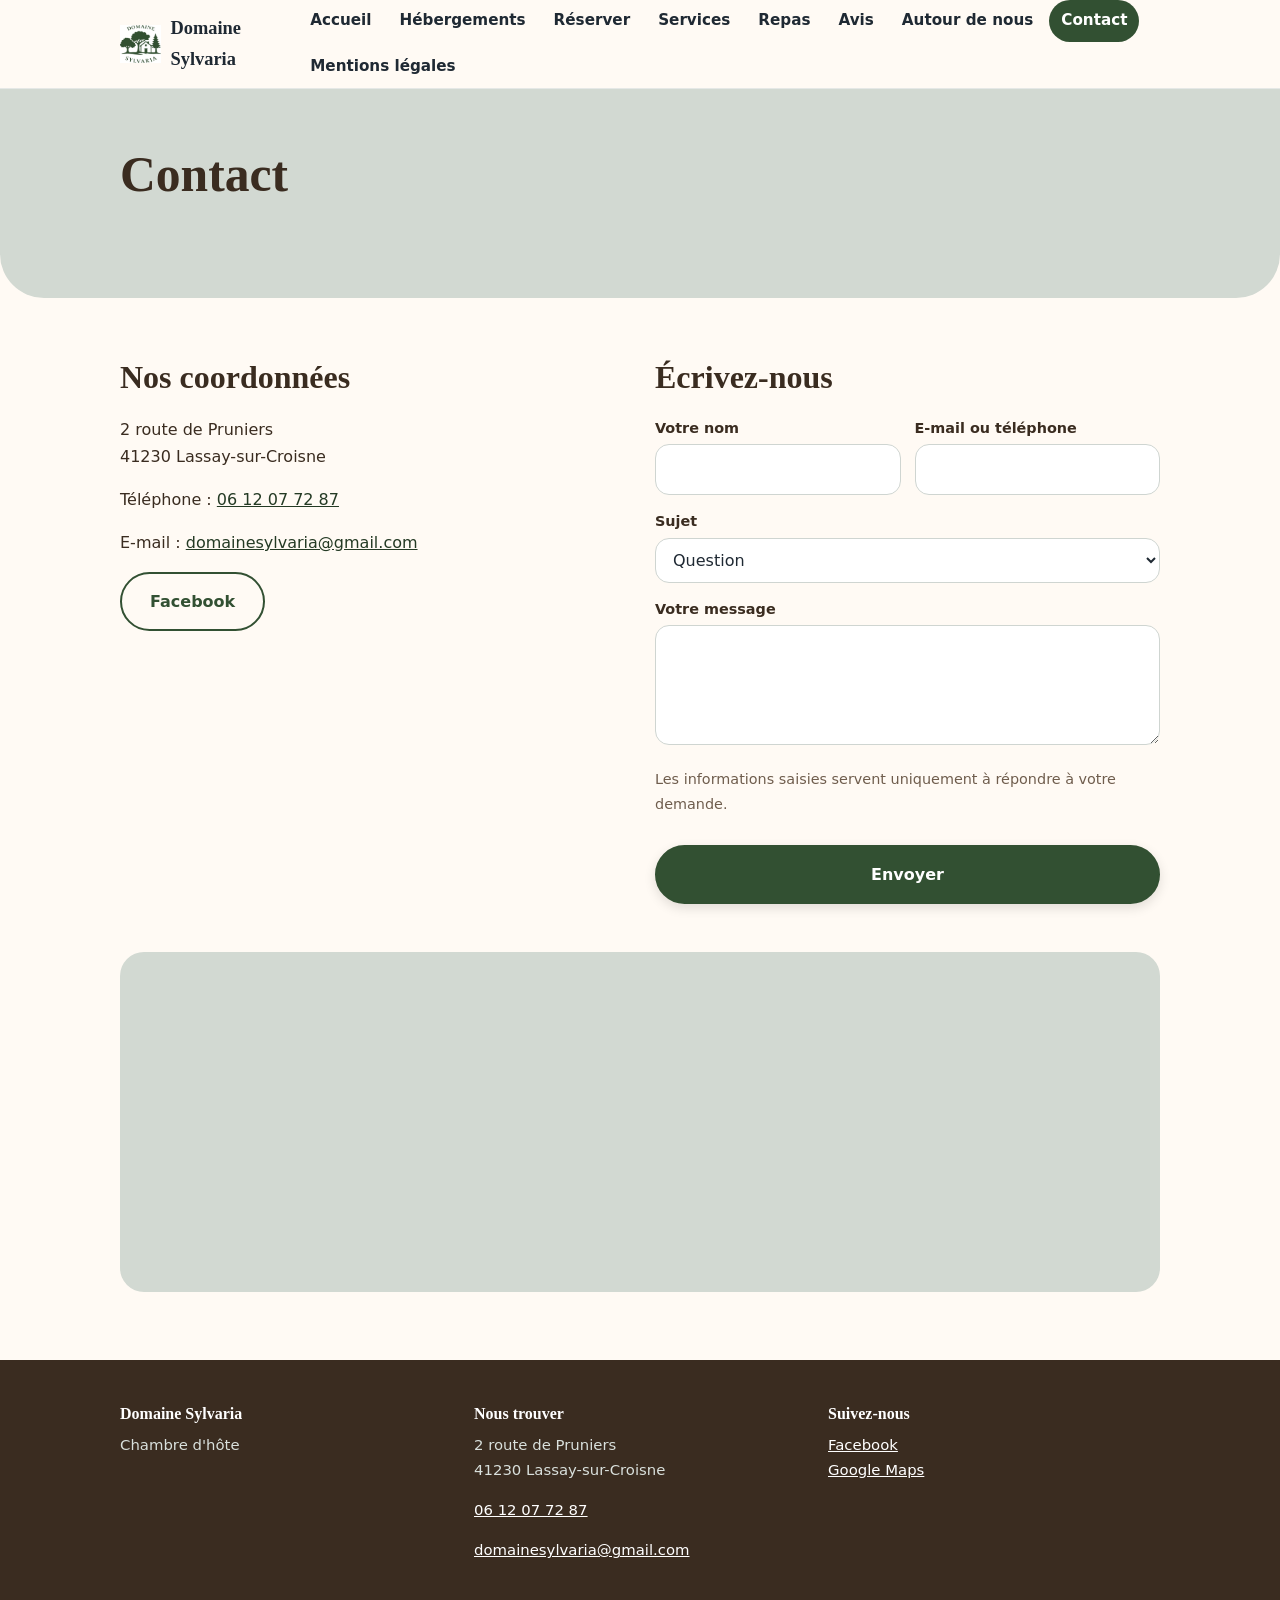
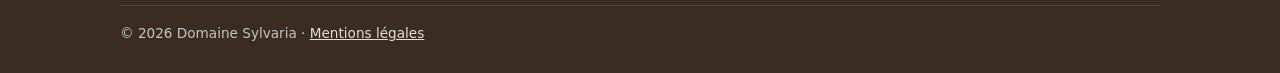
<file: contact.html>
<!doctype html><html lang="fr"><head><meta charset="utf-8"><meta name="viewport" content="width=device-width,initial-scale=1"><title>Contact — Domaine Sylvaria</title><meta name="description" content="Chambre d'hôte"><link rel="canonical" href="https://www.domainesylvaria.fr/contact.html"><meta property="og:title" content="Contact — Domaine Sylvaria"><meta property="og:type" content="website"><meta property="og:locale" content="fr_FR"><meta property="og:description" content="Chambre d'hôte"><meta property="og:url" content="https://www.domainesylvaria.fr/contact.html"><meta name="theme-color" content="#325032"><link rel="stylesheet" href="style.css"></head><body><a class="skip" href="#contenu">Aller au contenu</a><header class="top"><div class="wrap"><a class="brand" href="index.html"><img src="assets/img/sl_mvnltogio9lp.webp" alt=""><span>Domaine Sylvaria</span></a><button class="burger" type="button" aria-label="Menu" aria-expanded="false" aria-controls="nav">☰ Menu</button><nav id="nav" aria-label="Menu principal"><ul><li><a href="index.html">Accueil</a></li><li><a href="hebergements.html">Hébergements</a></li><li><a href="reservation.html">Réserver</a></li><li><a href="services.html">Services</a></li><li><a href="repas.html">Repas</a></li><li><a href="avis.html">Avis</a></li><li><a href="autour.html">Autour de nous</a></li><li><a href="contact.html" aria-current="page">Contact</a></li><li><a href="mentions-legales.html">Mentions légales</a></li></ul></nav></div></header><main id="contenu"><section class="hero"><div class="wrap hero-in"><h1>Contact</h1></div></section><section class="block"><div class="wrap cols"><div><h2>Nos coordonnées</h2><p>2 route de Pruniers<br>41230 Lassay-sur-Croisne</p><p>Téléphone : <a href="tel:0612077287">06 12 07 72 87</a></p><p>E-mail : <a href="mailto:domainesylvaria@gmail.com">domainesylvaria@gmail.com</a></p><p><a class="btn ghost" style="margin:0 8px 8px 0" href="https://www.facebook.com/profile.php?id=61583618832469" rel="noopener">Facebook</a></p></div><div><h2>Écrivez-nous</h2><form class="f" data-site-form="contact" novalidate><div class="row"><div><label for="contact-name">Votre nom</label><input id="contact-name" name="name" required autocomplete="name"></div><div><label for="contact-contact">E-mail ou téléphone</label><input id="contact-contact" name="contact" required autocomplete="email"></div></div><div><label for="c-subject">Sujet</label><select id="c-subject" name="subject"><option>Question</option><option>Demande particulière</option><option>Réservation</option><option>Autre</option></select></div><div><label for="c-message">Votre message</label><textarea id="c-message" name="message" required></textarea></div><div class="hp" aria-hidden="true"><label>Ne pas remplir<input type="text" name="website" tabindex="-1" autocomplete="off"></label></div><p class="muted small">Les informations saisies servent uniquement à répondre à votre demande.</p><button class="btn" type="submit">Envoyer</button><p class="status" role="status" aria-live="polite"></p></form></div></div><div class="wrap" style="margin-top:34px"><iframe class="map" title="Plan d'accès" src="https://www.google.com/maps?q=2%20route%20de%20Pruniers%2041230%20Lassay-sur-Croisne&amp;output=embed" loading="lazy" referrerpolicy="no-referrer-when-downgrade"></iframe></div></section></main><footer><div class="wrap"><div class="grid"><div><h3>Domaine Sylvaria</h3><p>Chambre d'hôte</p></div><div><h3>Nous trouver</h3><p>2 route de Pruniers<br>41230 Lassay-sur-Croisne</p><p><a href="tel:0612077287">06 12 07 72 87</a></p><p><a href="mailto:domainesylvaria@gmail.com">domainesylvaria@gmail.com</a></p></div><div><h3>Suivez-nous</h3><ul><li><a href="https://www.facebook.com/profile.php?id=61583618832469" rel="noopener">Facebook</a></li><li><a href="https://www.google.com/maps/search/?api=1&amp;query=Domaine%20Sylvaria%202%20route%20de%20Pruniers%2041230%20Lassay-sur-Croisne" rel="noopener">Google Maps</a></li></ul></div></div><div class="copy">© 2026 Domaine Sylvaria · <a class="" href="mentions-legales.html">Mentions légales</a></div></div></footer><script>window.SITE={"connector":"https://script.google.com/macros/s/AKfycbznSqgwceEuDSIl5vDDbm_sKKJGut93AD-fcWdN8TmMGDm9i62WLnd3WLHaU-PnyYHVyQ/exec","id":"pSAZ63QEEi","email":"domainesylvaria@gmail.com","preview":false,"first":""};</script><script src="site.js"></script></body></html>
</file>
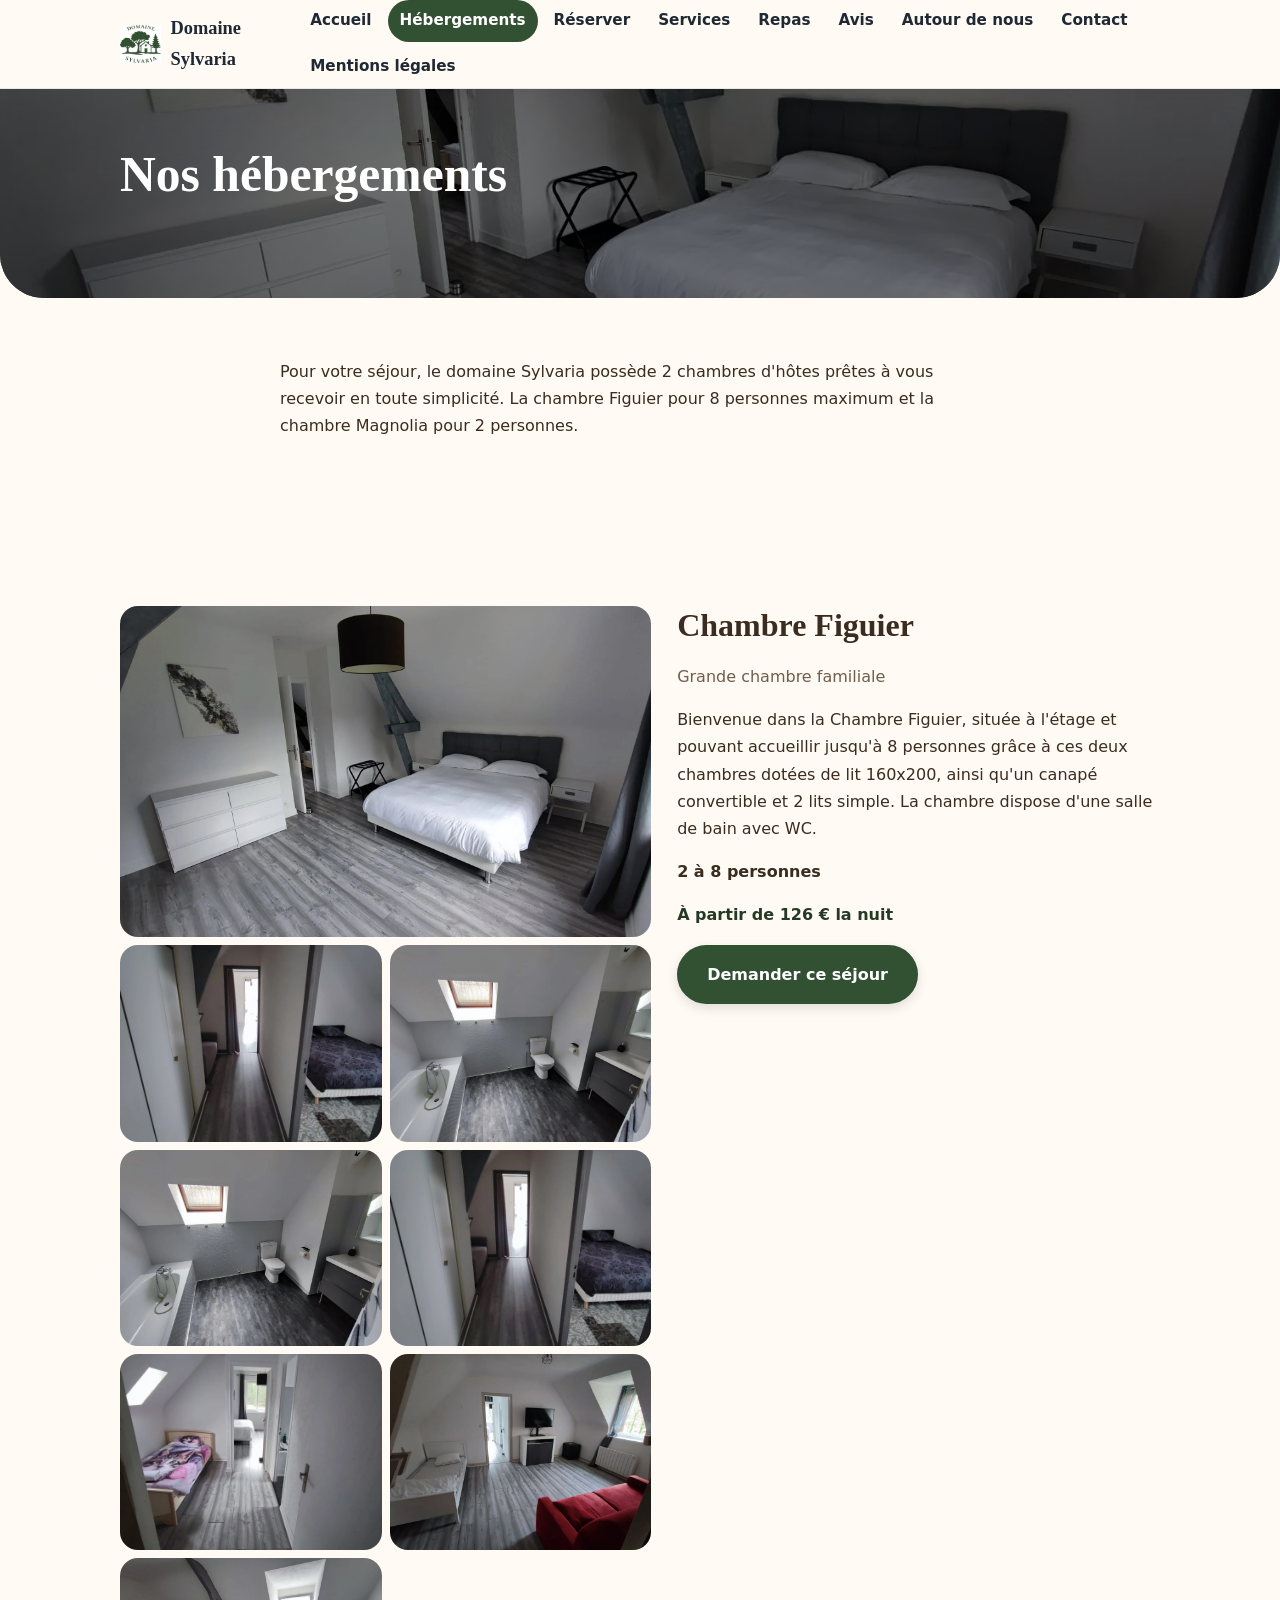
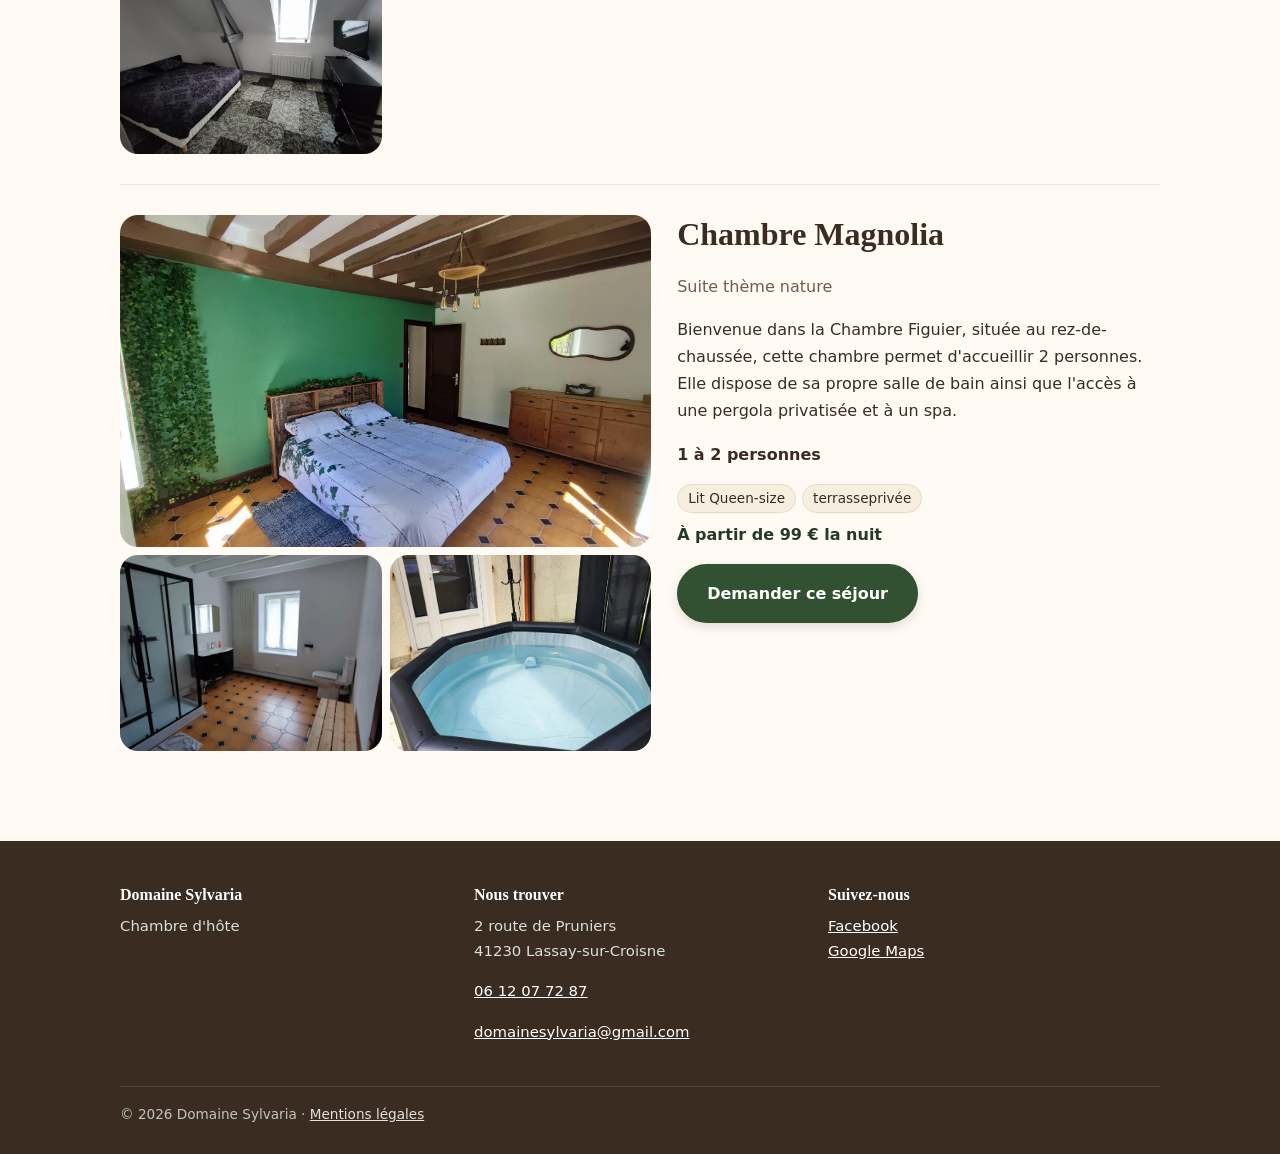
<file: hebergements.html>
<!doctype html><html lang="fr"><head><meta charset="utf-8"><meta name="viewport" content="width=device-width,initial-scale=1"><title>Nos hébergements — Domaine Sylvaria</title><meta name="description" content="Pour votre séjour, le domaine Sylvaria possède 2 chambres d'hôtes prêtes à vous recevoir en toute simplicité. La chambre Figuier pour 8 personnes maximum et la chambre Magnolia pour 2 personnes."><link rel="canonical" href="https://www.domainesylvaria.fr/hebergements.html"><meta property="og:title" content="Nos hébergements — Domaine Sylvaria"><meta property="og:type" content="website"><meta property="og:locale" content="fr_FR"><meta property="og:description" content="Pour votre séjour, le domaine Sylvaria possède 2 chambres d'hôtes prêtes à vous recevoir en toute simplicité. La chambre Figuier pour 8 personnes maximum et la chambre Magnolia pour 2 personnes."><meta property="og:url" content="https://www.domainesylvaria.fr/hebergements.html"><meta name="theme-color" content="#325032"><link rel="stylesheet" href="style.css"></head><body><a class="skip" href="#contenu">Aller au contenu</a><header class="top"><div class="wrap"><a class="brand" href="index.html"><img src="assets/img/sl_mvnltogio9lp.webp" alt=""><span>Domaine Sylvaria</span></a><button class="burger" type="button" aria-label="Menu" aria-expanded="false" aria-controls="nav">☰ Menu</button><nav id="nav" aria-label="Menu principal"><ul><li><a href="index.html">Accueil</a></li><li><a href="hebergements.html" aria-current="page">Hébergements</a></li><li><a href="reservation.html">Réserver</a></li><li><a href="services.html">Services</a></li><li><a href="repas.html">Repas</a></li><li><a href="avis.html">Avis</a></li><li><a href="autour.html">Autour de nous</a></li><li><a href="contact.html">Contact</a></li><li><a href="mentions-legales.html">Mentions légales</a></li></ul></nav></div></header><main id="contenu"><section class="hero has-photo"><div class="hero-img"><img src="assets/img/sl_mvl5tt3u0idi.webp" alt="WhatsApp Image 2026-03-11 at 15.03.58" loading="lazy" decoding="async"></div><div class="wrap hero-in"><h1>Nos hébergements</h1></div></section><section class="block"><div class="wrap narrow"><p>Pour votre séjour, le domaine Sylvaria possède 2 chambres d'hôtes prêtes à vous recevoir en toute simplicité. La chambre Figuier pour 8 personnes maximum et la chambre Magnolia pour 2 personnes.</p></div></section><section class="block"><div class="wrap"><article class="room"><div><div class="gallery main"><img src="assets/img/sl_mvl5tt3u0idi.webp" alt="Chambre Figuier" loading="lazy" decoding="async"><img src="assets/img/sl_mvl5wjaczbna.webp" alt="Chambre Figuier" loading="lazy" decoding="async"><img src="assets/img/sl_mvl5wat3znzi.webp" alt="Chambre Figuier" loading="lazy" decoding="async"><img src="assets/img/sl_mvl5wat3znzi.webp" alt="Chambre Figuier" loading="lazy" decoding="async"><img src="assets/img/sl_mvl5wjaczbna.webp" alt="Chambre Figuier" loading="lazy" decoding="async"><img src="assets/img/sl_mvl5x7qcwf8k.webp" alt="Chambre Figuier" loading="lazy" decoding="async"><img src="assets/img/sl_mvl5x3ctqkzb.webp" alt="Chambre Figuier" loading="lazy" decoding="async"><img src="assets/img/sl_mvl5wqpgkyc4.webp" alt="Chambre Figuier" loading="lazy" decoding="async"></div></div><div><h2>Chambre Figuier</h2><p class="muted">Grande chambre familiale</p><p>Bienvenue dans la Chambre Figuier, située à l'étage et pouvant accueillir jusqu'à 8 personnes grâce à ces deux chambres dotées de lit 160x200, ainsi qu'un canapé convertible et 2 lits simple. La chambre dispose d'une salle de bain avec WC.</p><p><strong>2 à 8 personnes</strong></p><p class="price">À partir de 126 € la nuit</p><p><a class="btn" href="reservation.html">Demander ce séjour</a></p></div></article><article class="room"><div><div class="gallery main"><img src="assets/img/sl_mvl5v06frn86.webp" alt="Chambre Magnolia" loading="lazy" decoding="async"><img src="assets/img/sl_mvl5vgreluz2.webp" alt="Chambre Magnolia" loading="lazy" decoding="async"><img src="assets/img/sl_mvnoqc04it8y.webp" alt="Chambre Magnolia" loading="lazy" decoding="async"></div></div><div><h2>Chambre Magnolia</h2><p class="muted">Suite thème nature</p><p>Bienvenue dans la Chambre Figuier, située au rez-de-chaussée, cette chambre permet d'accueillir 2 personnes. Elle dispose de sa propre salle de bain ainsi que l'accès à une pergola privatisée et à un spa.</p><p><strong>1 à 2 personnes</strong></p><ul class="tags"><li>Lit Queen-size</li><li>terrasseprivée</li></ul><p class="price">À partir de 99 € la nuit</p><p><a class="btn" href="reservation.html">Demander ce séjour</a></p></div></article></div></section></main><footer><div class="wrap"><div class="grid"><div><h3>Domaine Sylvaria</h3><p>Chambre d'hôte</p></div><div><h3>Nous trouver</h3><p>2 route de Pruniers<br>41230 Lassay-sur-Croisne</p><p><a href="tel:0612077287">06 12 07 72 87</a></p><p><a href="mailto:domainesylvaria@gmail.com">domainesylvaria@gmail.com</a></p></div><div><h3>Suivez-nous</h3><ul><li><a href="https://www.facebook.com/profile.php?id=61583618832469" rel="noopener">Facebook</a></li><li><a href="https://www.google.com/maps/search/?api=1&amp;query=Domaine%20Sylvaria%202%20route%20de%20Pruniers%2041230%20Lassay-sur-Croisne" rel="noopener">Google Maps</a></li></ul></div></div><div class="copy">© 2026 Domaine Sylvaria · <a class="" href="mentions-legales.html">Mentions légales</a></div></div></footer><script>window.SITE={"connector":"https://script.google.com/macros/s/AKfycbznSqgwceEuDSIl5vDDbm_sKKJGut93AD-fcWdN8TmMGDm9i62WLnd3WLHaU-PnyYHVyQ/exec","id":"pSAZ63QEEi","email":"domainesylvaria@gmail.com","preview":false,"first":""};</script><script src="site.js"></script></body></html>
</file>
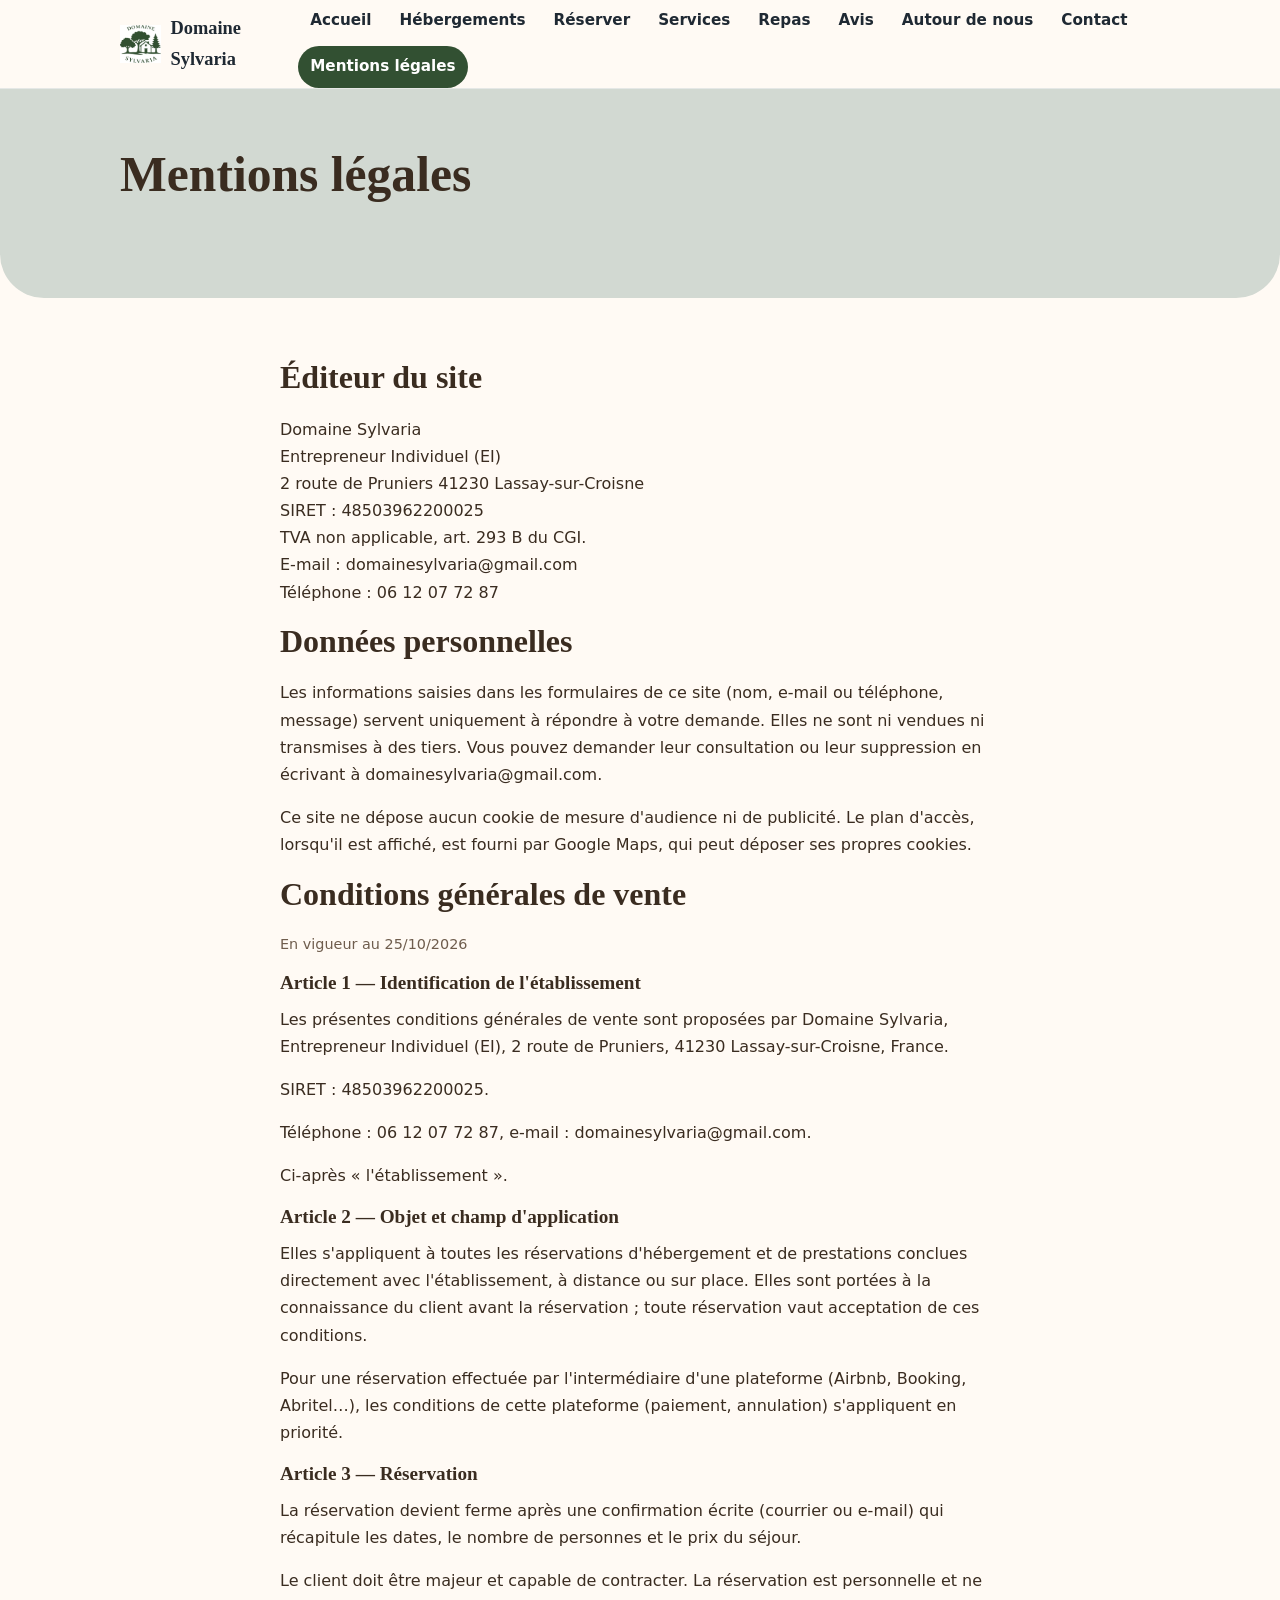
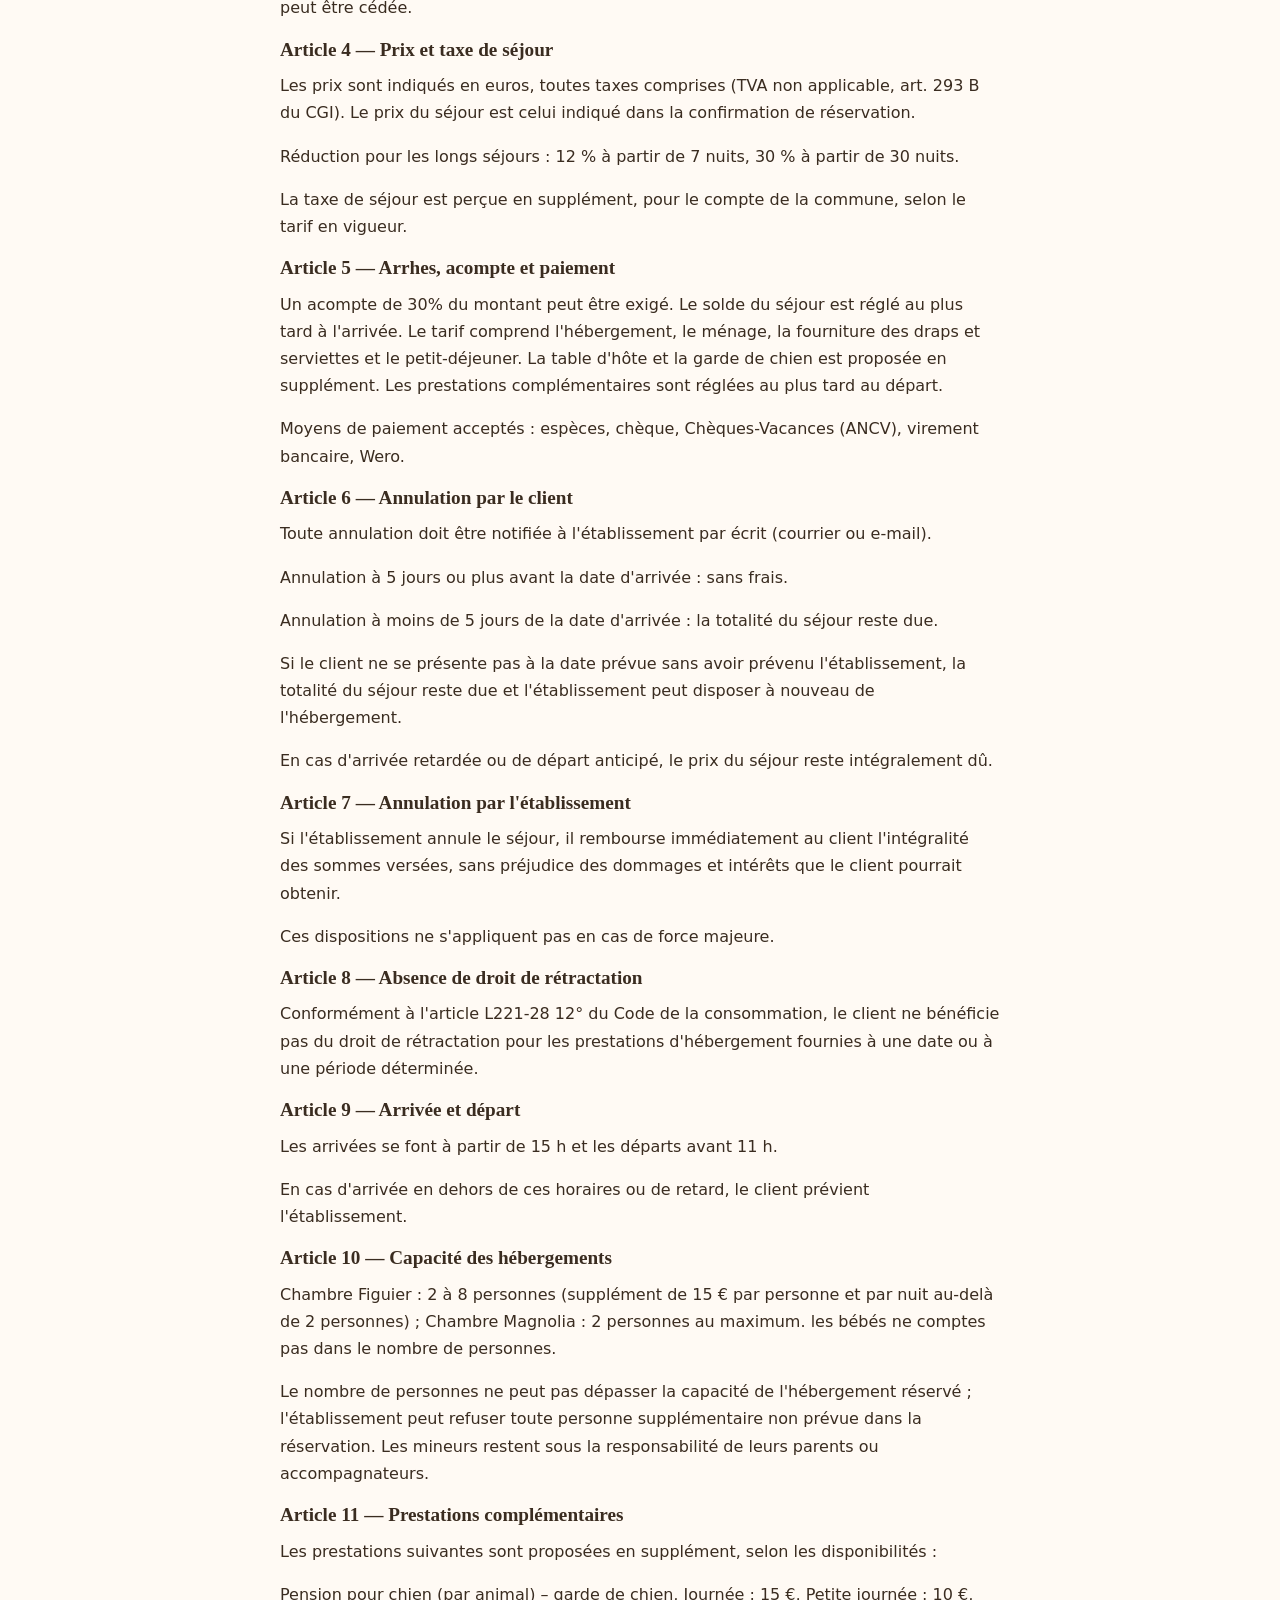
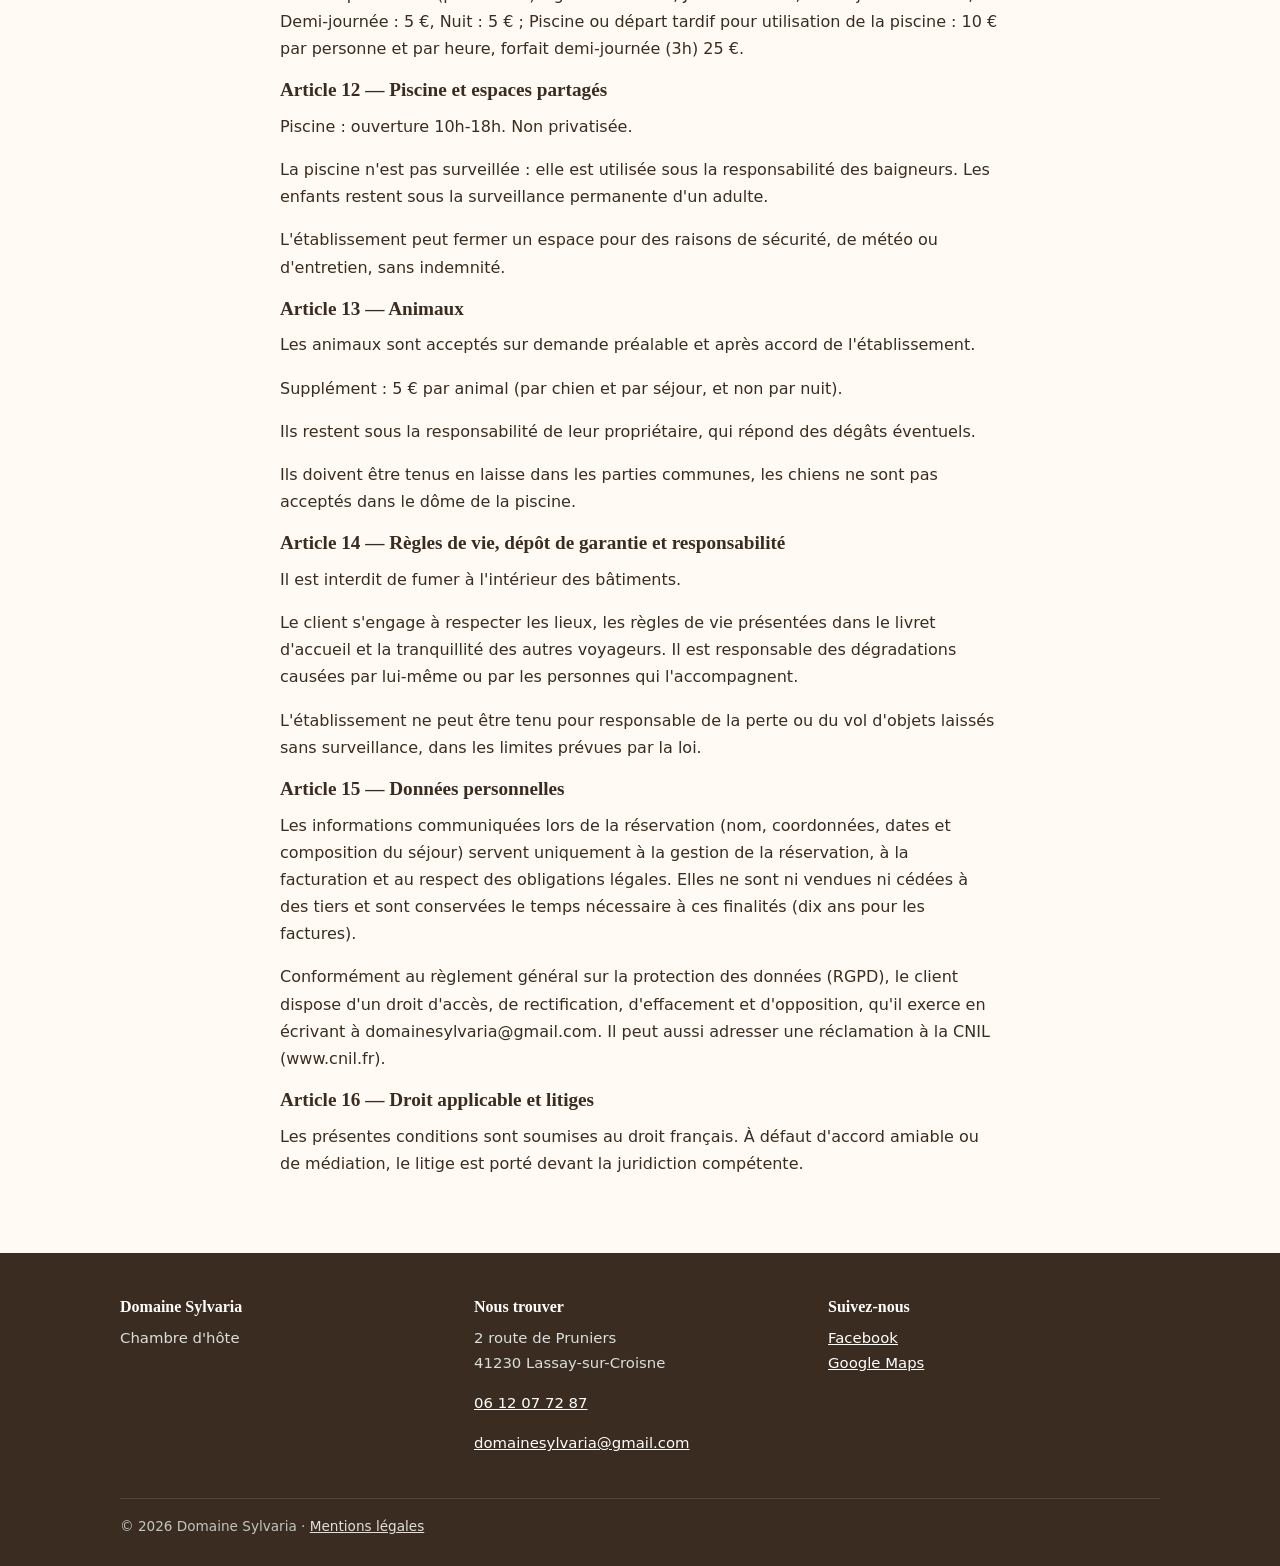
<file: mentions-legales.html>
<!doctype html><html lang="fr"><head><meta charset="utf-8"><meta name="viewport" content="width=device-width,initial-scale=1"><title>Mentions légales — Domaine Sylvaria</title><meta name="description" content="Chambre d'hôte"><link rel="canonical" href="https://www.domainesylvaria.fr/mentions-legales.html"><meta property="og:title" content="Mentions légales — Domaine Sylvaria"><meta property="og:type" content="website"><meta property="og:locale" content="fr_FR"><meta property="og:description" content="Chambre d'hôte"><meta property="og:url" content="https://www.domainesylvaria.fr/mentions-legales.html"><meta name="theme-color" content="#325032"><link rel="stylesheet" href="style.css"></head><body><a class="skip" href="#contenu">Aller au contenu</a><header class="top"><div class="wrap"><a class="brand" href="index.html"><img src="assets/img/sl_mvnltogio9lp.webp" alt=""><span>Domaine Sylvaria</span></a><button class="burger" type="button" aria-label="Menu" aria-expanded="false" aria-controls="nav">☰ Menu</button><nav id="nav" aria-label="Menu principal"><ul><li><a href="index.html">Accueil</a></li><li><a href="hebergements.html">Hébergements</a></li><li><a href="reservation.html">Réserver</a></li><li><a href="services.html">Services</a></li><li><a href="repas.html">Repas</a></li><li><a href="avis.html">Avis</a></li><li><a href="autour.html">Autour de nous</a></li><li><a href="contact.html">Contact</a></li><li><a href="mentions-legales.html" aria-current="page">Mentions légales</a></li></ul></nav></div></header><main id="contenu"><section class="hero"><div class="wrap hero-in"><h1>Mentions légales</h1></div></section><section class="block"><div class="wrap narrow"><h2>Éditeur du site</h2><p>Domaine Sylvaria<br>Entrepreneur Individuel (EI)<br>2 route de Pruniers 41230 Lassay-sur-Croisne<br>SIRET : 48503962200025<br>TVA non applicable, art. 293 B du CGI.<br>E-mail : domainesylvaria@gmail.com<br>Téléphone : 06 12 07 72 87</p><h2>Données personnelles</h2><p>Les informations saisies dans les formulaires de ce site (nom, e-mail ou téléphone, message) servent uniquement à répondre à votre demande. Elles ne sont ni vendues ni transmises à des tiers. Vous pouvez demander leur consultation ou leur suppression en écrivant à domainesylvaria@gmail.com.</p><p>Ce site ne dépose aucun cookie de mesure d'audience ni de publicité. Le plan d'accès, lorsqu'il est affiché, est fourni par Google Maps, qui peut déposer ses propres cookies.</p><h2>Conditions générales de vente</h2><p class="muted small">En vigueur au 25/10/2026</p><h3>Article 1 — Identification de l'établissement</h3><p>Les présentes conditions générales de vente sont proposées par Domaine Sylvaria, Entrepreneur Individuel (EI), 2 route de Pruniers, 41230 Lassay-sur-Croisne, France.</p><p>SIRET : 48503962200025.</p><p>Téléphone : 06 12 07 72 87, e-mail : domainesylvaria@gmail.com.</p><p>Ci-après « l'établissement ».</p><h3>Article 2 — Objet et champ d'application</h3><p>Elles s'appliquent à toutes les réservations d'hébergement et de prestations conclues directement avec l'établissement, à distance ou sur place. Elles sont portées à la connaissance du client avant la réservation ; toute réservation vaut acceptation de ces conditions.</p><p>Pour une réservation effectuée par l'intermédiaire d'une plateforme (Airbnb, Booking, Abritel…), les conditions de cette plateforme (paiement, annulation) s'appliquent en priorité.</p><h3>Article 3 — Réservation</h3><p>La réservation devient ferme après une confirmation écrite (courrier ou e-mail) qui récapitule les dates, le nombre de personnes et le prix du séjour.</p><p>Le client doit être majeur et capable de contracter. La réservation est personnelle et ne peut être cédée.</p><h3>Article 4 — Prix et taxe de séjour</h3><p>Les prix sont indiqués en euros, toutes taxes comprises (TVA non applicable, art. 293 B du CGI). Le prix du séjour est celui indiqué dans la confirmation de réservation.</p><p>Réduction pour les longs séjours : 12 % à partir de 7 nuits, 30 % à partir de 30 nuits.</p><p>La taxe de séjour est perçue en supplément, pour le compte de la commune, selon le tarif en vigueur.</p><h3>Article 5 — Arrhes, acompte et paiement</h3><p>Un acompte de 30% du montant peut être exigé.
Le solde du séjour est réglé au plus tard à l'arrivée.
Le tarif comprend l'hébergement, le ménage, la fourniture des draps et serviettes et le petit-déjeuner. La table d'hôte et la garde de chien est proposée en supplément.
Les prestations complémentaires sont réglées au plus tard au départ.</p><p>Moyens de paiement acceptés : espèces, chèque, Chèques-Vacances (ANCV), virement bancaire, Wero.</p><h3>Article 6 — Annulation par le client</h3><p>Toute annulation doit être notifiée à l'établissement par écrit (courrier ou e-mail).</p><p>Annulation à 5 jours ou plus avant la date d'arrivée : sans frais.</p><p>Annulation à moins de 5 jours de la date d'arrivée : la totalité du séjour reste due.</p><p>Si le client ne se présente pas à la date prévue sans avoir prévenu l'établissement, la totalité du séjour reste due et l'établissement peut disposer à nouveau de l'hébergement.</p><p>En cas d'arrivée retardée ou de départ anticipé, le prix du séjour reste intégralement dû.</p><h3>Article 7 — Annulation par l'établissement</h3><p>Si l'établissement annule le séjour, il rembourse immédiatement au client l'intégralité des sommes versées, sans préjudice des dommages et intérêts que le client pourrait obtenir.</p><p>Ces dispositions ne s'appliquent pas en cas de force majeure.</p><h3>Article 8 — Absence de droit de rétractation</h3><p>Conformément à l'article L221-28 12° du Code de la consommation, le client ne bénéficie pas du droit de rétractation pour les prestations d'hébergement fournies à une date ou à une période déterminée.</p><h3>Article 9 — Arrivée et départ</h3><p>Les arrivées se font à partir de 15 h et les départs avant 11 h.</p><p>En cas d'arrivée en dehors de ces horaires ou de retard, le client prévient l'établissement.</p><h3>Article 10 — Capacité des hébergements</h3><p>Chambre Figuier : 2 à 8 personnes (supplément de 15 € par personne et par nuit au-delà de 2 personnes) ; Chambre Magnolia : 2 personnes au maximum. les bébés ne comptes pas dans le nombre de personnes.</p><p>Le nombre de personnes ne peut pas dépasser la capacité de l'hébergement réservé ; l'établissement peut refuser toute personne supplémentaire non prévue dans la réservation. Les mineurs restent sous la responsabilité de leurs parents ou accompagnateurs.</p><h3>Article 11 — Prestations complémentaires</h3><p>Les prestations suivantes sont proposées en supplément, selon les disponibilités :</p><p>Pension pour chien (par animal) – garde de chien, Journée : 15 €, Petite journée : 10 €, Demi-journée : 5 €, Nuit : 5 € ; 
Piscine ou départ tardif pour utilisation de la piscine : 10 € par personne et par heure, forfait demi-journée (3h) 25 €.</p><h3>Article 12 — Piscine et espaces partagés</h3><p>Piscine : ouverture 10h-18h. Non privatisée.</p><p>La piscine n'est pas surveillée : elle est utilisée sous la responsabilité des baigneurs. Les enfants restent sous la surveillance permanente d'un adulte.</p><p>L'établissement peut fermer un espace pour des raisons de sécurité, de météo ou d'entretien, sans indemnité.</p><h3>Article 13 — Animaux</h3><p>Les animaux sont acceptés sur demande préalable et après accord de l'établissement.</p><p>Supplément : 5 € par animal (par chien et par séjour, et non par nuit).</p><p>Ils restent sous la responsabilité de leur propriétaire, qui répond des dégâts éventuels.</p><p>Ils doivent être tenus en laisse dans les parties communes, les chiens ne sont pas acceptés dans le dôme de la piscine.</p><h3>Article 14 — Règles de vie, dépôt de garantie et responsabilité</h3><p>Il est interdit de fumer à l'intérieur des bâtiments.</p><p>Le client s'engage à respecter les lieux, les règles de vie présentées dans le livret d'accueil et la tranquillité des autres voyageurs. Il est responsable des dégradations causées par lui-même ou par les personnes qui l'accompagnent.</p><p>L'établissement ne peut être tenu pour responsable de la perte ou du vol d'objets laissés sans surveillance, dans les limites prévues par la loi.</p><h3>Article 15 — Données personnelles</h3><p>Les informations communiquées lors de la réservation (nom, coordonnées, dates et composition du séjour) servent uniquement à la gestion de la réservation, à la facturation et au respect des obligations légales. Elles ne sont ni vendues ni cédées à des tiers et sont conservées le temps nécessaire à ces finalités (dix ans pour les factures).</p><p>Conformément au règlement général sur la protection des données (RGPD), le client dispose d'un droit d'accès, de rectification, d'effacement et d'opposition, qu'il exerce en écrivant à domainesylvaria@gmail.com. Il peut aussi adresser une réclamation à la CNIL (www.cnil.fr).</p><h3>Article 16 — Droit applicable et litiges</h3><p>Les présentes conditions sont soumises au droit français. À défaut d'accord amiable ou de médiation, le litige est porté devant la juridiction compétente.</p></div></section></main><footer><div class="wrap"><div class="grid"><div><h3>Domaine Sylvaria</h3><p>Chambre d'hôte</p></div><div><h3>Nous trouver</h3><p>2 route de Pruniers<br>41230 Lassay-sur-Croisne</p><p><a href="tel:0612077287">06 12 07 72 87</a></p><p><a href="mailto:domainesylvaria@gmail.com">domainesylvaria@gmail.com</a></p></div><div><h3>Suivez-nous</h3><ul><li><a href="https://www.facebook.com/profile.php?id=61583618832469" rel="noopener">Facebook</a></li><li><a href="https://www.google.com/maps/search/?api=1&amp;query=Domaine%20Sylvaria%202%20route%20de%20Pruniers%2041230%20Lassay-sur-Croisne" rel="noopener">Google Maps</a></li></ul></div></div><div class="copy">© 2026 Domaine Sylvaria · <a class="" href="mentions-legales.html">Mentions légales</a></div></div></footer><script>window.SITE={"connector":"https://script.google.com/macros/s/AKfycbznSqgwceEuDSIl5vDDbm_sKKJGut93AD-fcWdN8TmMGDm9i62WLnd3WLHaU-PnyYHVyQ/exec","id":"pSAZ63QEEi","email":"domainesylvaria@gmail.com","preview":false,"first":""};</script><script src="site.js"></script></body></html>
</file>
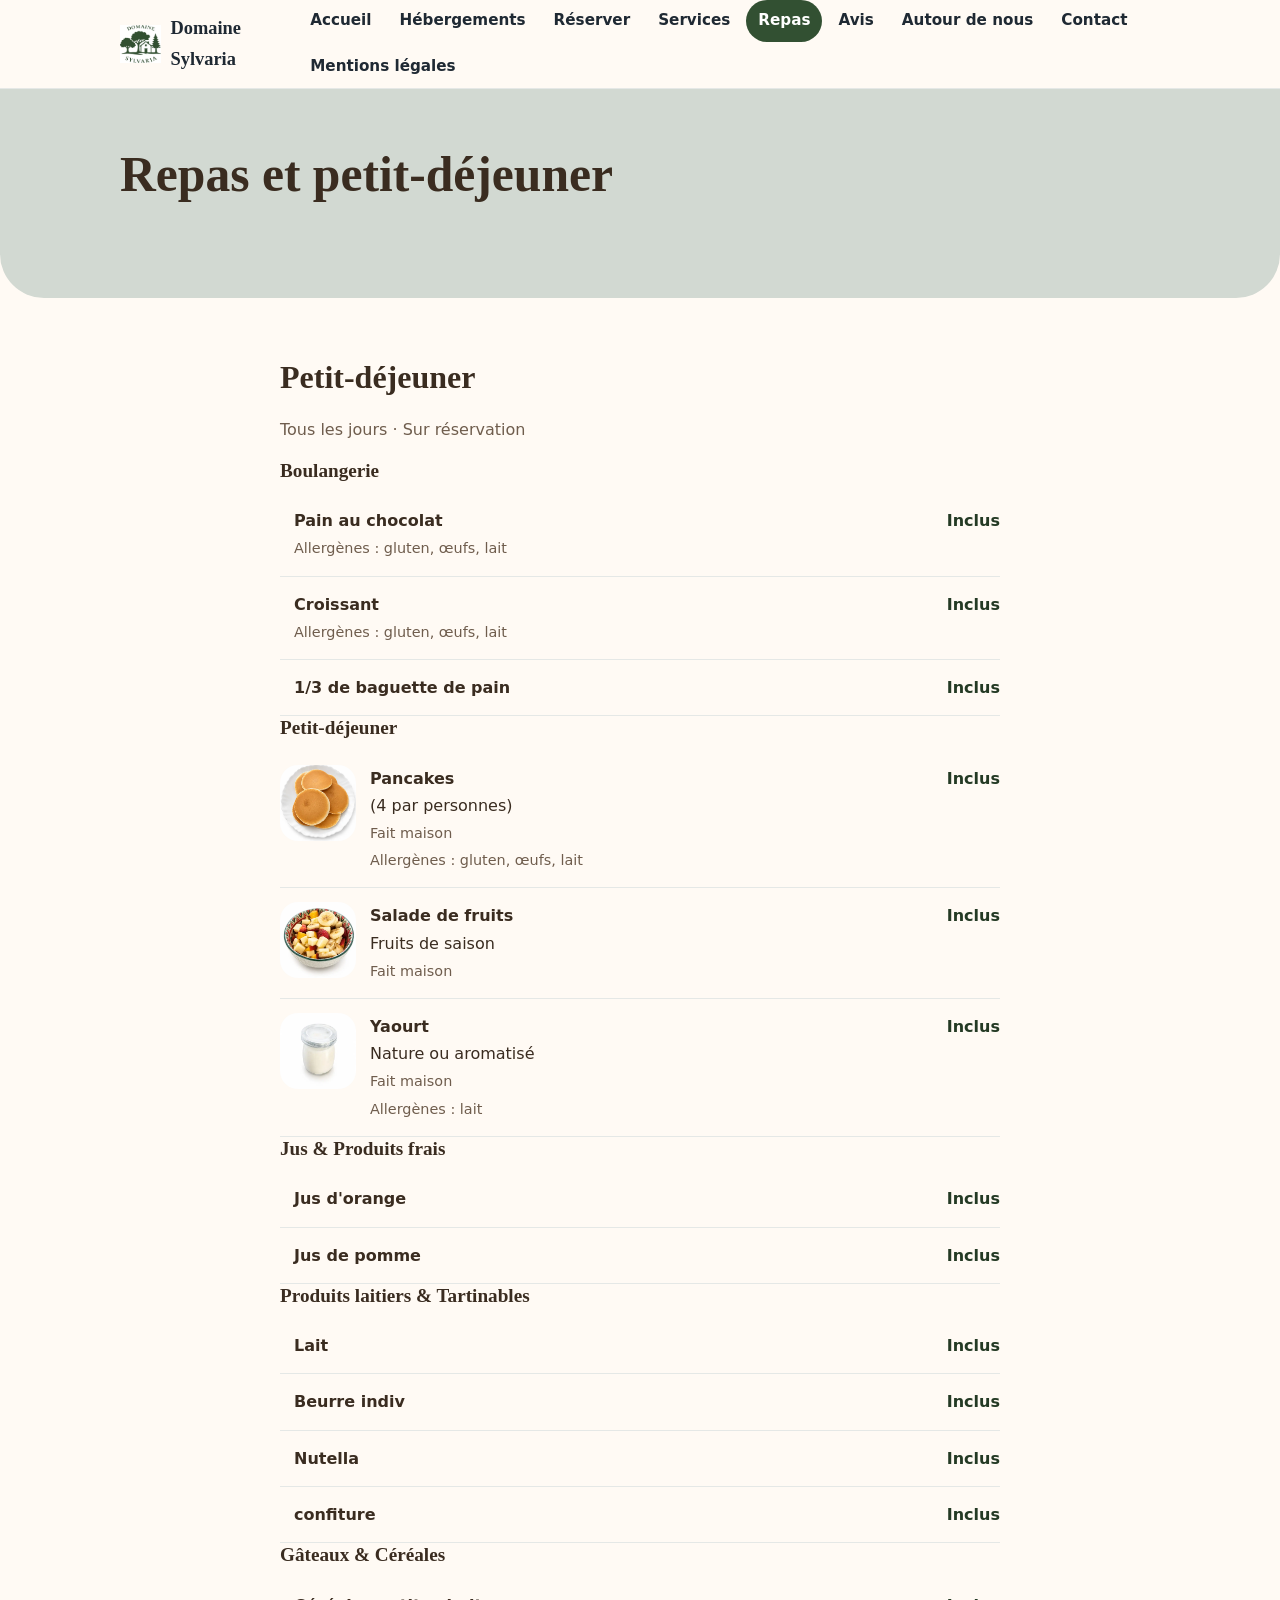
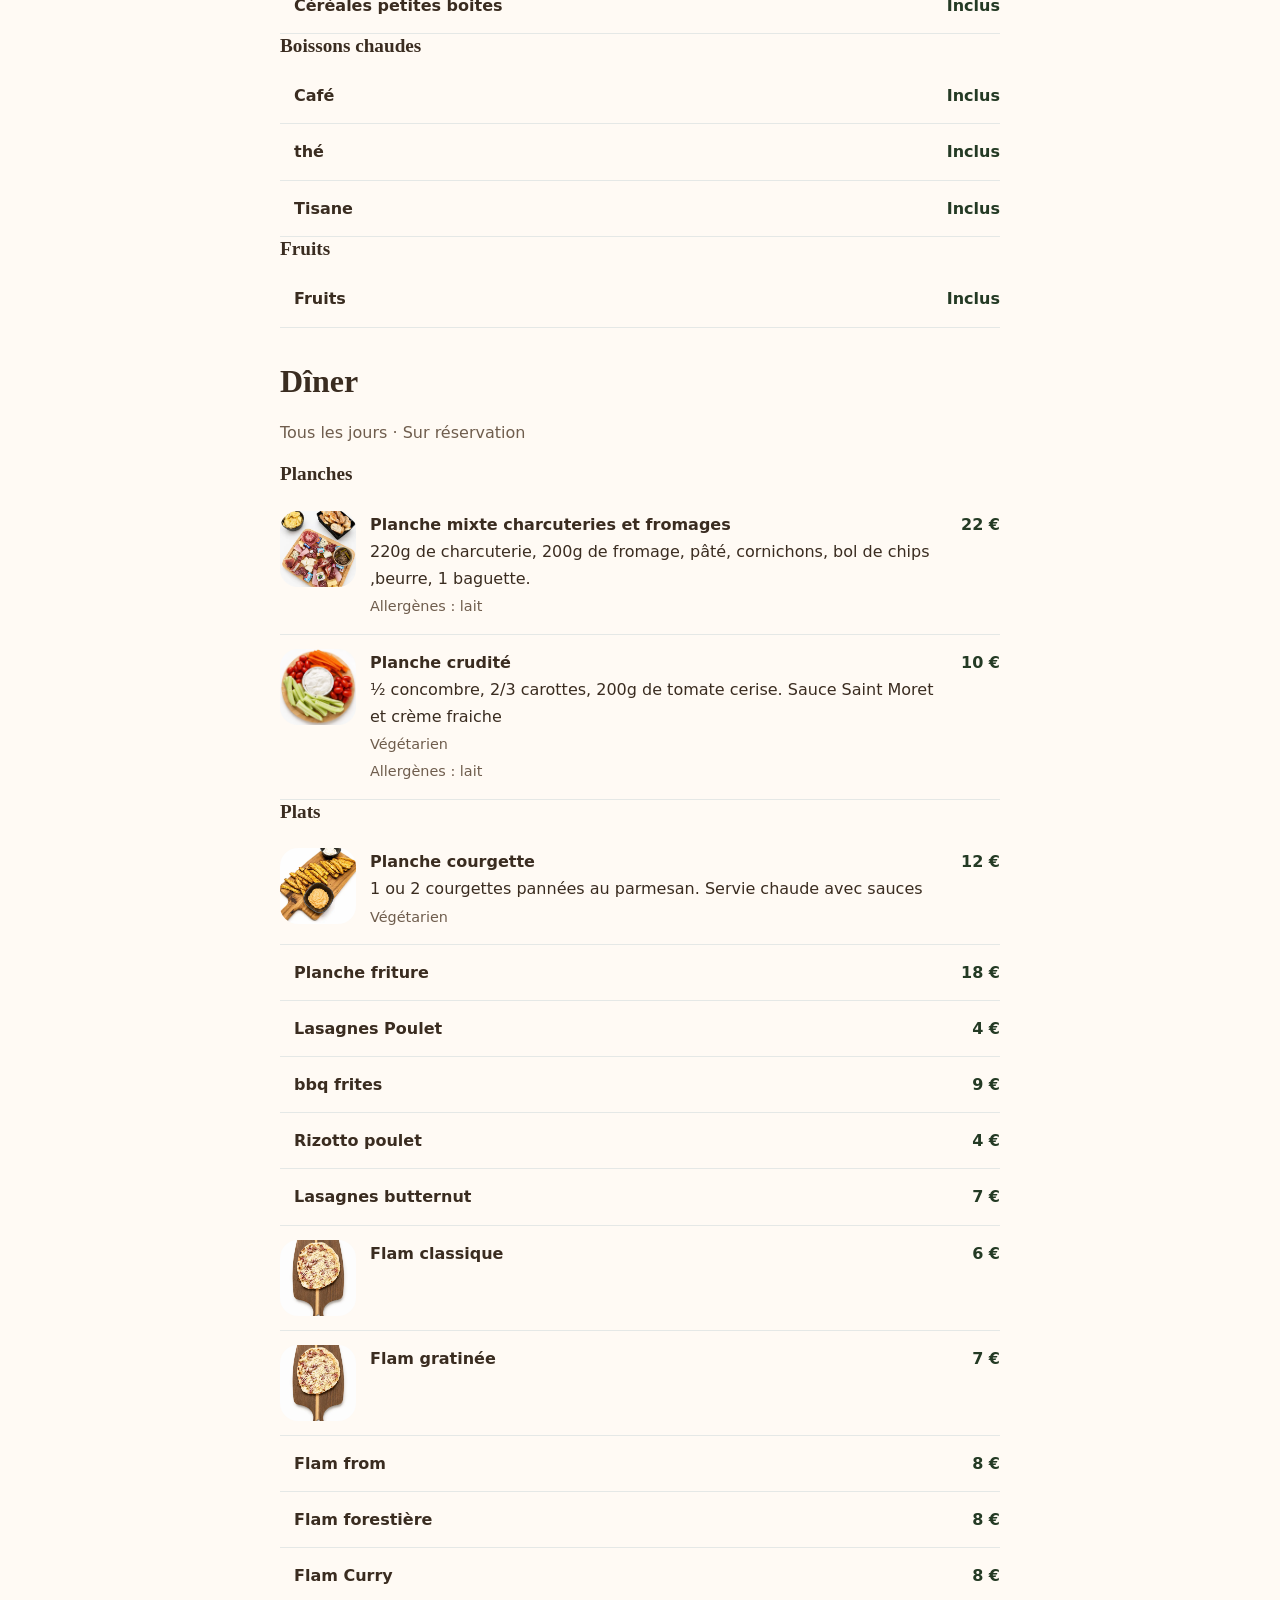
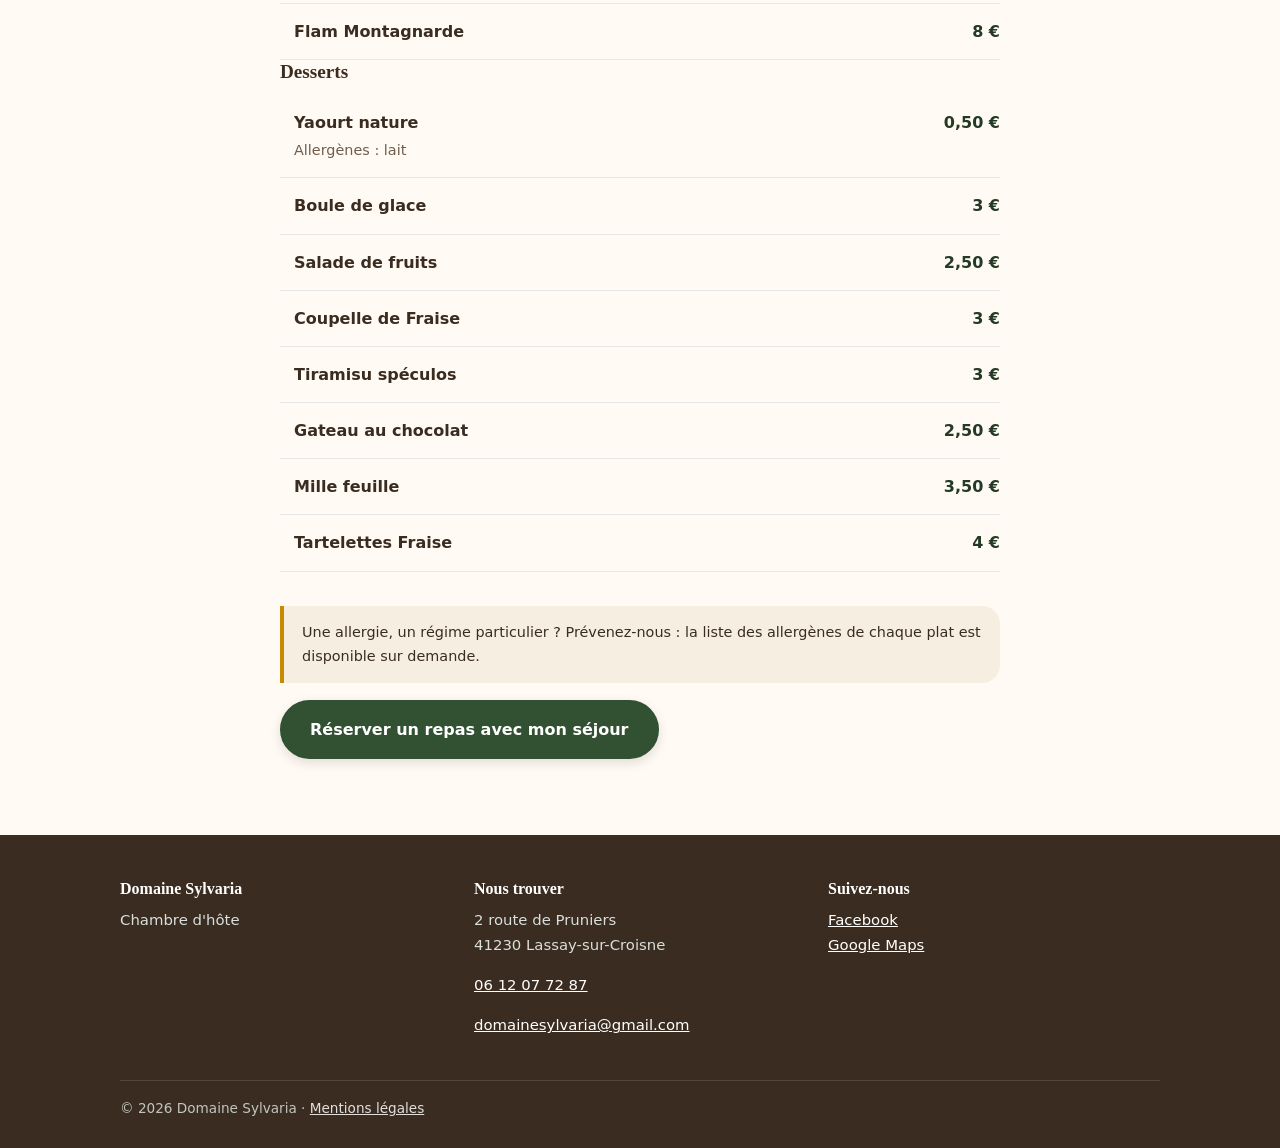
<file: repas.html>
<!doctype html><html lang="fr"><head><meta charset="utf-8"><meta name="viewport" content="width=device-width,initial-scale=1"><title>Repas et petit-déjeuner — Domaine Sylvaria</title><meta name="description" content="Chambre d'hôte"><link rel="canonical" href="https://www.domainesylvaria.fr/repas.html"><meta property="og:title" content="Repas et petit-déjeuner — Domaine Sylvaria"><meta property="og:type" content="website"><meta property="og:locale" content="fr_FR"><meta property="og:description" content="Chambre d'hôte"><meta property="og:url" content="https://www.domainesylvaria.fr/repas.html"><meta name="theme-color" content="#325032"><link rel="stylesheet" href="style.css"></head><body><a class="skip" href="#contenu">Aller au contenu</a><header class="top"><div class="wrap"><a class="brand" href="index.html"><img src="assets/img/sl_mvnltogio9lp.webp" alt=""><span>Domaine Sylvaria</span></a><button class="burger" type="button" aria-label="Menu" aria-expanded="false" aria-controls="nav">☰ Menu</button><nav id="nav" aria-label="Menu principal"><ul><li><a href="index.html">Accueil</a></li><li><a href="hebergements.html">Hébergements</a></li><li><a href="reservation.html">Réserver</a></li><li><a href="services.html">Services</a></li><li><a href="repas.html" aria-current="page">Repas</a></li><li><a href="avis.html">Avis</a></li><li><a href="autour.html">Autour de nous</a></li><li><a href="contact.html">Contact</a></li><li><a href="mentions-legales.html">Mentions légales</a></li></ul></nav></div></header><main id="contenu"><section class="hero"><div class="wrap hero-in"><h1>Repas et petit-déjeuner</h1></div></section><section class="block"><div class="wrap narrow"><div class="menu-moment"><h2>Petit-déjeuner</h2><p class="muted">Tous les jours · Sur réservation</p><h3>Boulangerie</h3><div class="dish"><span></span><div><span class="nm">Pain au chocolat</span><br><span class="muted small">Allergènes : gluten, œufs, lait</span></div><span class="price">Inclus</span></div><div class="dish"><span></span><div><span class="nm">Croissant</span><br><span class="muted small">Allergènes : gluten, œufs, lait</span></div><span class="price">Inclus</span></div><div class="dish"><span></span><div><span class="nm">1/3 de baguette de pain</span></div><span class="price">Inclus</span></div><h3>Petit-déjeuner</h3><div class="dish"><img src="assets/img/ph_mvnqkhq5wp3ge.webp" alt="Pancakes" loading="lazy" decoding="async"><div><span class="nm">Pancakes</span><br>(4 par personnes)<br><span class="muted small">Fait maison</span><br><span class="muted small">Allergènes : gluten, œufs, lait</span></div><span class="price">Inclus</span></div><div class="dish"><img src="assets/img/ph_mvnqkxuq426wp.webp" alt="Salade de fruits" loading="lazy" decoding="async"><div><span class="nm">Salade de fruits</span><br>Fruits de saison<br><span class="muted small">Fait maison</span></div><span class="price">Inclus</span></div><div class="dish"><img src="assets/img/ph_mvnqjwjr1bt3m.webp" alt="Yaourt" loading="lazy" decoding="async"><div><span class="nm">Yaourt</span><br>Nature ou aromatisé<br><span class="muted small">Fait maison</span><br><span class="muted small">Allergènes : lait</span></div><span class="price">Inclus</span></div><h3>Jus &amp; Produits frais</h3><div class="dish"><span></span><div><span class="nm">Jus d'orange</span></div><span class="price">Inclus</span></div><div class="dish"><span></span><div><span class="nm">Jus de pomme</span></div><span class="price">Inclus</span></div><h3>Produits laitiers &amp; Tartinables</h3><div class="dish"><span></span><div><span class="nm">Lait</span></div><span class="price">Inclus</span></div><div class="dish"><span></span><div><span class="nm">Beurre indiv</span></div><span class="price">Inclus</span></div><div class="dish"><span></span><div><span class="nm">Nutella</span></div><span class="price">Inclus</span></div><div class="dish"><span></span><div><span class="nm">confiture</span></div><span class="price">Inclus</span></div><h3>Gâteaux &amp; Céréales</h3><div class="dish"><span></span><div><span class="nm">Céréales petites boites</span></div><span class="price">Inclus</span></div><h3>Boissons chaudes</h3><div class="dish"><span></span><div><span class="nm">Café</span></div><span class="price">Inclus</span></div><div class="dish"><span></span><div><span class="nm">thé</span></div><span class="price">Inclus</span></div><div class="dish"><span></span><div><span class="nm">Tisane</span></div><span class="price">Inclus</span></div><h3>Fruits</h3><div class="dish"><span></span><div><span class="nm">Fruits</span></div><span class="price">Inclus</span></div></div><div class="menu-moment"><h2>Dîner</h2><p class="muted">Tous les jours · Sur réservation</p><h3>Planches</h3><div class="dish"><img src="assets/img/ph_mvnqq038qpowm.webp" alt="Planche mixte charcuteries et fromages" loading="lazy" decoding="async"><div><span class="nm">Planche mixte charcuteries et fromages</span><br>220g de charcuterie, 200g de fromage, pâté, cornichons, bol de chips ,beurre, 1 baguette.<br><span class="muted small">Allergènes : lait</span></div><span class="price">22 €</span></div><div class="dish"><img src="assets/img/ph_mvnqte0k2w97o.webp" alt="Planche crudité" loading="lazy" decoding="async"><div><span class="nm">Planche crudité</span><br>½ concombre, 2/3 carottes, 200g de tomate cerise. 
Sauce Saint Moret et crème fraiche<br><span class="muted small">Végétarien</span><br><span class="muted small">Allergènes : lait</span></div><span class="price">10 €</span></div><h3>Plats</h3><div class="dish"><img src="assets/img/ph_mvnqv356uirfa.webp" alt="Planche courgette" loading="lazy" decoding="async"><div><span class="nm">Planche courgette</span><br>1 ou 2 courgettes pannées au parmesan. 
Servie chaude avec sauces<br><span class="muted small">Végétarien</span></div><span class="price">12 €</span></div><div class="dish"><span></span><div><span class="nm">Planche friture</span></div><span class="price">18 €</span></div><div class="dish"><span></span><div><span class="nm">Lasagnes Poulet</span></div><span class="price">4 €</span></div><div class="dish"><span></span><div><span class="nm">bbq frites</span></div><span class="price">9 €</span></div><div class="dish"><span></span><div><span class="nm">Rizotto poulet</span></div><span class="price">4 €</span></div><div class="dish"><span></span><div><span class="nm">Lasagnes butternut</span></div><span class="price">7 €</span></div><div class="dish"><img src="assets/img/ph_mvjen9mmzb0b9.webp" alt="Flam classique" loading="lazy" decoding="async"><div><span class="nm">Flam classique</span></div><span class="price">6 €</span></div><div class="dish"><img src="assets/img/ph_mvjeo9guq9n85.webp" alt="Flam gratinée" loading="lazy" decoding="async"><div><span class="nm">Flam gratinée</span></div><span class="price">7 €</span></div><div class="dish"><span></span><div><span class="nm">Flam from</span></div><span class="price">8 €</span></div><div class="dish"><span></span><div><span class="nm">Flam forestière</span></div><span class="price">8 €</span></div><div class="dish"><span></span><div><span class="nm">Flam Curry</span></div><span class="price">8 €</span></div><div class="dish"><span></span><div><span class="nm">Flam Montagnarde</span></div><span class="price">8 €</span></div><h3>Desserts</h3><div class="dish"><span></span><div><span class="nm">Yaourt nature</span><br><span class="muted small">Allergènes : lait</span></div><span class="price">0,50 €</span></div><div class="dish"><span></span><div><span class="nm">Boule de glace</span></div><span class="price">3 €</span></div><div class="dish"><span></span><div><span class="nm">Salade de fruits</span></div><span class="price">2,50 €</span></div><div class="dish"><span></span><div><span class="nm">Coupelle de Fraise</span></div><span class="price">3 €</span></div><div class="dish"><span></span><div><span class="nm">Tiramisu spéculos</span></div><span class="price">3 €</span></div><div class="dish"><span></span><div><span class="nm">Gateau au chocolat</span></div><span class="price">2,50 €</span></div><div class="dish"><span></span><div><span class="nm">Mille feuille</span></div><span class="price">3,50 €</span></div><div class="dish"><span></span><div><span class="nm">Tartelettes Fraise</span></div><span class="price">4 €</span></div></div><div class="note small">Une allergie, un régime particulier ? Prévenez-nous : la liste des allergènes de chaque plat est disponible sur demande.</div><p><a class="btn" href="reservation.html">Réserver un repas avec mon séjour</a></p></div></section></main><footer><div class="wrap"><div class="grid"><div><h3>Domaine Sylvaria</h3><p>Chambre d'hôte</p></div><div><h3>Nous trouver</h3><p>2 route de Pruniers<br>41230 Lassay-sur-Croisne</p><p><a href="tel:0612077287">06 12 07 72 87</a></p><p><a href="mailto:domainesylvaria@gmail.com">domainesylvaria@gmail.com</a></p></div><div><h3>Suivez-nous</h3><ul><li><a href="https://www.facebook.com/profile.php?id=61583618832469" rel="noopener">Facebook</a></li><li><a href="https://www.google.com/maps/search/?api=1&amp;query=Domaine%20Sylvaria%202%20route%20de%20Pruniers%2041230%20Lassay-sur-Croisne" rel="noopener">Google Maps</a></li></ul></div></div><div class="copy">© 2026 Domaine Sylvaria · <a class="" href="mentions-legales.html">Mentions légales</a></div></div></footer><script>window.SITE={"connector":"https://script.google.com/macros/s/AKfycbznSqgwceEuDSIl5vDDbm_sKKJGut93AD-fcWdN8TmMGDm9i62WLnd3WLHaU-PnyYHVyQ/exec","id":"pSAZ63QEEi","email":"domainesylvaria@gmail.com","preview":false,"first":""};</script><script src="site.js"></script></body></html>
</file>
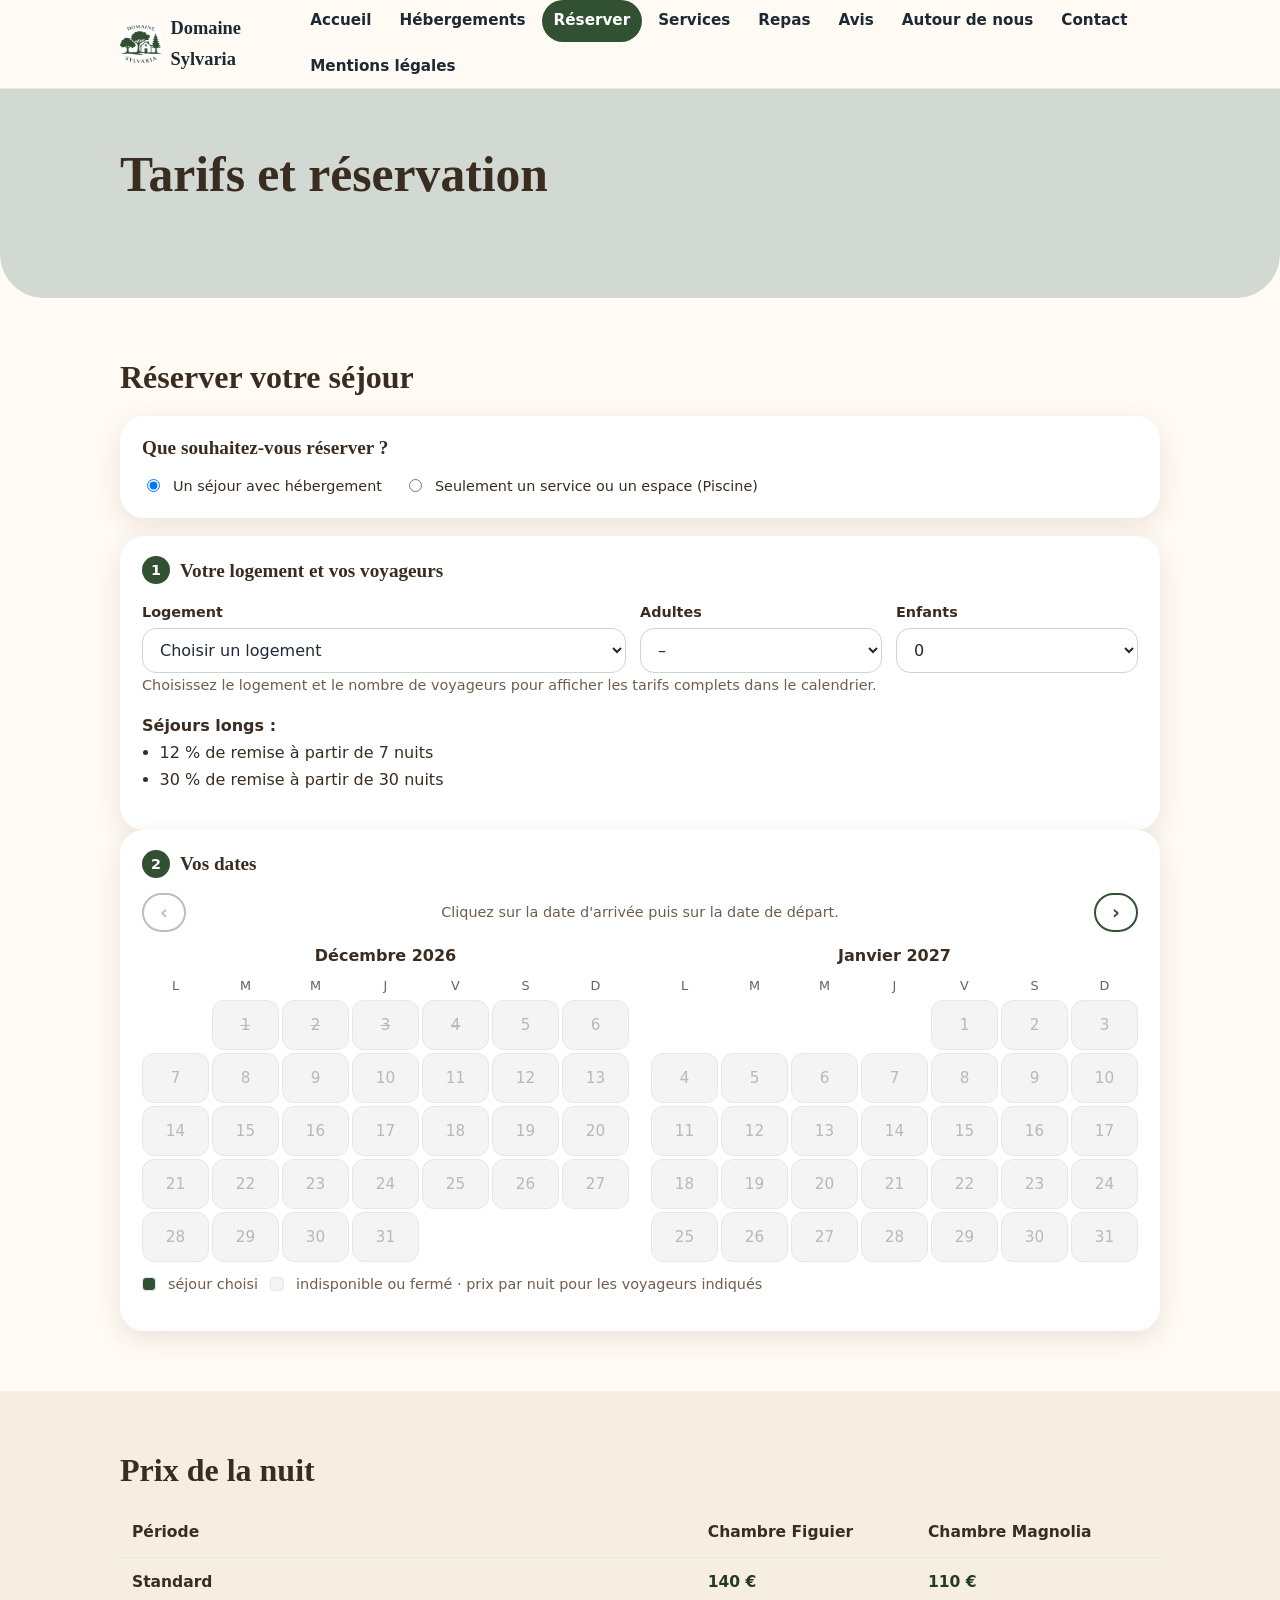
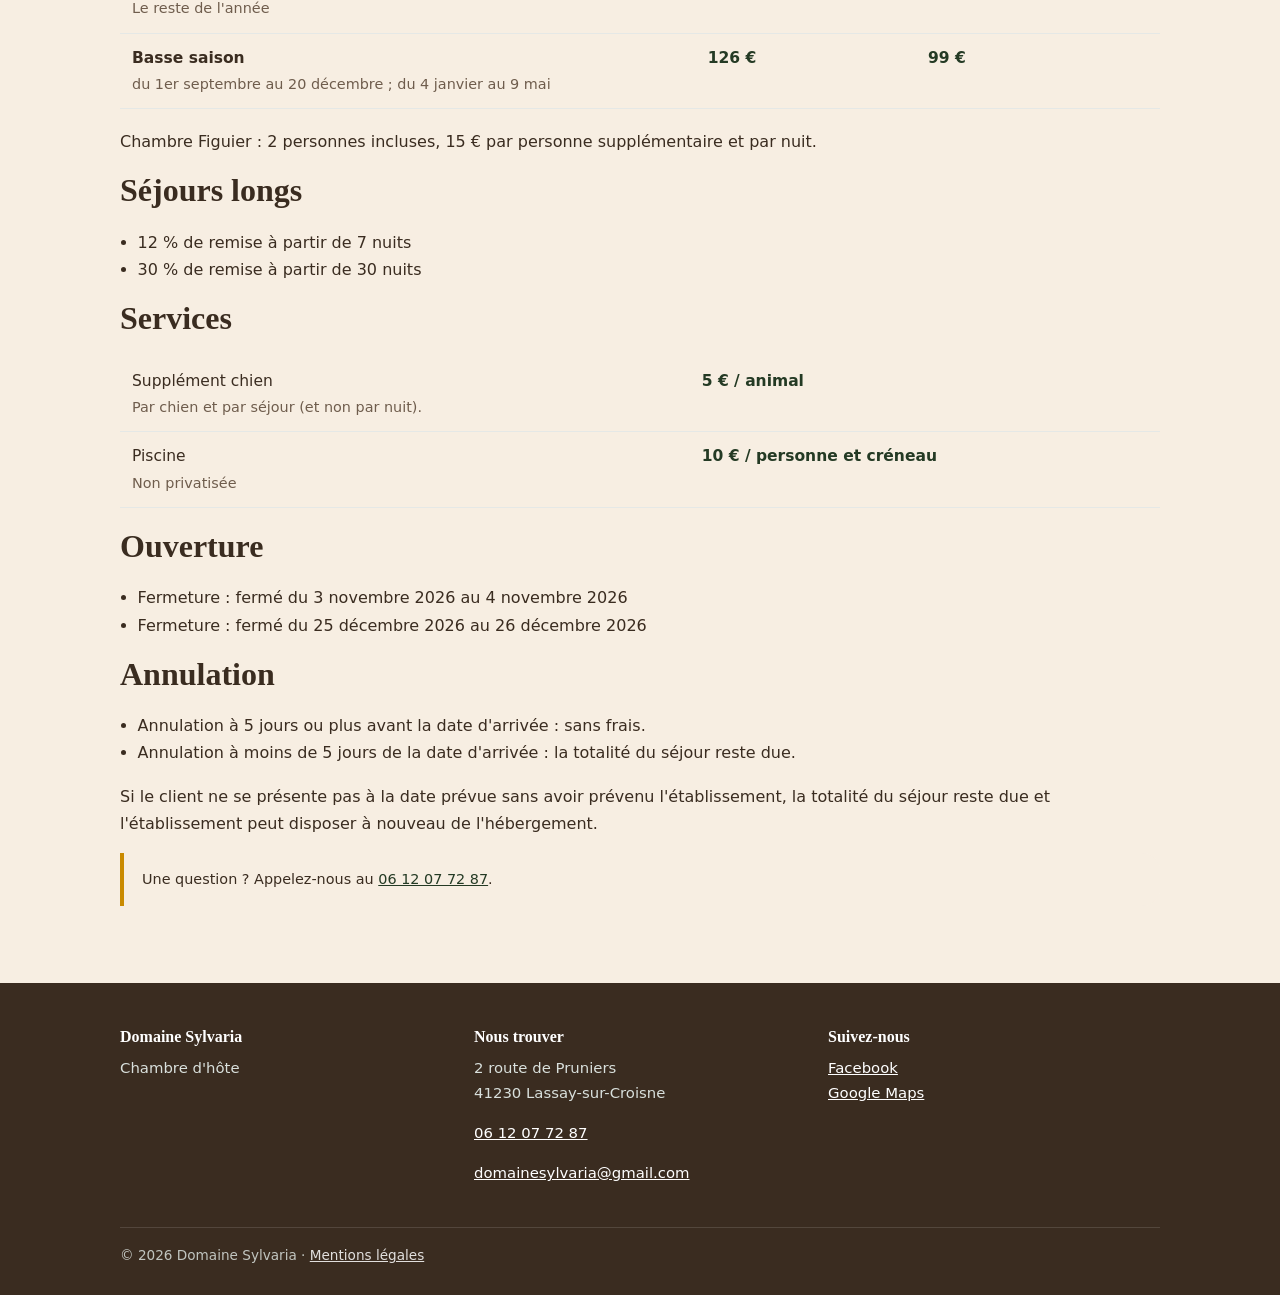
<file: reservation.html>
<!doctype html><html lang="fr"><head><meta charset="utf-8"><meta name="viewport" content="width=device-width,initial-scale=1"><title>Tarifs et réservation — Domaine Sylvaria</title><meta name="description" content="Chambre d'hôte"><link rel="canonical" href="https://www.domainesylvaria.fr/reservation.html"><meta property="og:title" content="Tarifs et réservation — Domaine Sylvaria"><meta property="og:type" content="website"><meta property="og:locale" content="fr_FR"><meta property="og:description" content="Chambre d'hôte"><meta property="og:url" content="https://www.domainesylvaria.fr/reservation.html"><meta name="theme-color" content="#325032"><link rel="stylesheet" href="style.css"></head><body><a class="skip" href="#contenu">Aller au contenu</a><header class="top"><div class="wrap"><a class="brand" href="index.html"><img src="assets/img/sl_mvnltogio9lp.webp" alt=""><span>Domaine Sylvaria</span></a><button class="burger" type="button" aria-label="Menu" aria-expanded="false" aria-controls="nav">☰ Menu</button><nav id="nav" aria-label="Menu principal"><ul><li><a href="index.html">Accueil</a></li><li><a href="hebergements.html">Hébergements</a></li><li><a href="reservation.html" aria-current="page">Réserver</a></li><li><a href="services.html">Services</a></li><li><a href="repas.html">Repas</a></li><li><a href="avis.html">Avis</a></li><li><a href="autour.html">Autour de nous</a></li><li><a href="contact.html">Contact</a></li><li><a href="mentions-legales.html">Mentions légales</a></li></ul></nav></div></header><main id="contenu"><section class="hero"><div class="wrap hero-in"><h1>Tarifs et réservation</h1></div></section><section class="block"><div class="wrap"><h2>Réserver votre séjour</h2><form class="f bk" id="bk-form" data-site-form="request" novalidate>
<div id="bk-done" class="bk-done" role="status" aria-live="polite" hidden></div>
<script type="application/json" id="bk-data">{"v":2,"start":"2026-10-26","mode":"validation","rooms":[{"id":"figuier","n":"Chambre Figuier","i":2,"x":15,"mg":8,"ma":8,"mc":-1,"p":[126,126,126,126,126,126,126,126,126,126,126,126,126,126,126,126,126,126,126,126,126,126,126,126,126,126,126,126,126,126,126,126,126,126,126,126,126,126,126,126,126,126,126,126,126,126,126,126,126,126,126,126,126,126,126,126,140,140,140,140,140,140,140,140,140,140,140,140,140,140,126,126,126,126,126,126,126,126,126,126,126,126,126,126,126,126,126,126,126,126,126,126,126,126,126,126,126,126,126,126,126,126,126,126,126,126,126,126,126,126,126,126,126,126,126,126,126,126,126,126,126,126,126,126,126,126,126,126,126,126,126,126,126,126,126,126,126,126,126,126,126,126,126,126,126,126,126,126,126,126,126,126,126,126,126,126,126,126,126,126,126,126,126,126,126,126,126,126,126,126,126,126,126,126,126,126,126,126,126,126,126,126,126,126,126,126,126,126,126,126,126,126,126,126,126,126,140,140,140,140,140,140,140,140,140,140,140,140,140,140,140,140,140,140,140,140,140,140,140,140,140,140,140,140,140,140,140,140,140,140,140,140,140,140,140,140,140,140,140,140,140,140,140,140,140,140,140,140,140,140,140,140,140,140,140,140,140,140,140,140,140,140,140,140,140,140,140,140,140,140,140,140,140,140,140,140,140,140,140,140,140,140,140,140,140,140,140,140,140,140,140,140,140,140,140,140,140,140,140,140,140,140,140,140,140,140,140,140,140,140,126,126,126,126,126,126,126,126,126,126,126,126,126,126,126,126,126,126,126,126,126,126,126,126,126,126,126,126,126,126,126,126,126,126,126,126,126,126,126,126,126,126,126,126,126,126,126,126,126,126,126,126,126,126,126,126,126,126,126,126,126,126,126,126,126,126,126,126,126,126,126,126,126,126,126,126,126,126,126,126,126,126,126,126,126,126,126,126,126,126,126,126,126,126,126,126,126,126,126,126,126,126,126,126,126,126,126,126,126,126,126,140,140,140,140,140,140,140,140,140,140,140,140,140,140,126,126,126,126,126,126,126,126,126,126,126,126,126,126,126,126,126,126,126,126,126,126,126,126,126,126,126,126,126,126,126,126,126,126,126,126,126,126,126,126,126,126,126,126,126,126,126,126,126,126,126,126,126,126,126,126,126,126,126,126,126,126,126,126,126,126,126,126,126,126,126,126,126,126,126,126,126,126,126,126,126,126,126,126,126,126,126,126,126,126,126,126,126,126,126,126,126,126,126,126,126,126,126,126,126],"c":[8,9],"lt":null},{"id":"magnolia","n":"Chambre Magnolia","i":2,"x":0,"mg":2,"ma":2,"mc":-1,"p":[99,99,99,99,99,99,99,99,99,99,99,99,99,99,99,99,99,99,99,99,99,99,99,99,99,99,99,99,99,99,99,99,99,99,99,99,99,99,99,99,99,99,99,99,99,99,99,99,99,99,99,99,99,99,99,99,110,110,110,110,110,110,110,110,110,110,110,110,110,110,99,99,99,99,99,99,99,99,99,99,99,99,99,99,99,99,99,99,99,99,99,99,99,99,99,99,99,99,99,99,99,99,99,99,99,99,99,99,99,99,99,99,99,99,99,99,99,99,99,99,99,99,99,99,99,99,99,99,99,99,99,99,99,99,99,99,99,99,99,99,99,99,99,99,99,99,99,99,99,99,99,99,99,99,99,99,99,99,99,99,99,99,99,99,99,99,99,99,99,99,99,99,99,99,99,99,99,99,99,99,99,99,99,99,99,99,99,99,99,99,99,99,99,99,99,99,110,110,110,110,110,110,110,110,110,110,110,110,110,110,110,110,110,110,110,110,110,110,110,110,110,110,110,110,110,110,110,110,110,110,110,110,110,110,110,110,110,110,110,110,110,110,110,110,110,110,110,110,110,110,110,110,110,110,110,110,110,110,110,110,110,110,110,110,110,110,110,110,110,110,110,110,110,110,110,110,110,110,110,110,110,110,110,110,110,110,110,110,110,110,110,110,110,110,110,110,110,110,110,110,110,110,110,110,110,110,110,110,110,110,99,99,99,99,99,99,99,99,99,99,99,99,99,99,99,99,99,99,99,99,99,99,99,99,99,99,99,99,99,99,99,99,99,99,99,99,99,99,99,99,99,99,99,99,99,99,99,99,99,99,99,99,99,99,99,99,99,99,99,99,99,99,99,99,99,99,99,99,99,99,99,99,99,99,99,99,99,99,99,99,99,99,99,99,99,99,99,99,99,99,99,99,99,99,99,99,99,99,99,99,99,99,99,99,99,99,99,99,99,99,99,110,110,110,110,110,110,110,110,110,110,110,110,110,110,99,99,99,99,99,99,99,99,99,99,99,99,99,99,99,99,99,99,99,99,99,99,99,99,99,99,99,99,99,99,99,99,99,99,99,99,99,99,99,99,99,99,99,99,99,99,99,99,99,99,99,99,99,99,99,99,99,99,99,99,99,99,99,99,99,99,99,99,99,99,99,99,99,99,99,99,99,99,99,99,99,99,99,99,99,99,99,99,99,99,99,99,99,99,99,99,99,99,99,99,99,99,99,99,99],"c":[8,9],"lt":null}],"sup":[{"id":"chien_sejour","n":"Supplément chien","u":"animal","l":"par animal","mx":10,"pr":{"figuier":5,"magnolia":5}}],"alone":[{"k":"r","id":"piscine","n":"Piscine","d":"Réservation de l'espace Piscine du Domaine.","m":"per_person_slot","l":"","p":10,"h":25,"o":[],"mx":12,"c":"10h-18h · Non privatisée"}],"disc":[{"n":7,"p":12},{"n":30,"p":30}],"lm":{"on":false,"days":3,"mode":"percent","pct":15},"tax":{"mode":"percent","value":4,"exChildren":false}}</script>
<div class="bk-step"><h3>Que souhaitez-vous réserver ?</h3><div class="bk-modes"><label class="bk-ck"><input type="radio" name="bk-mode" id="bk-mode-stay" value="stay" checked> <span>Un séjour avec hébergement</span></label><label class="bk-ck"><input type="radio" name="bk-mode" id="bk-mode-alone" value="alone"> <span>Seulement un service ou un espace (Piscine)</span></label></div></div>
<div id="bk-stay"><div class="bk-step"><h3><span class="bk-n">1</span> Votre logement et vos voyageurs</h3>
<div class="row3"><div><label for="bk-room">Logement</label><select id="bk-room"><option value="">Choisir un logement</option><option value="figuier">Chambre Figuier</option><option value="magnolia">Chambre Magnolia</option></select></div><div><label for="bk-adults">Adultes</label><select id="bk-adults"><option value="">–</option></select></div><div><label for="bk-children">Enfants</label><select id="bk-children"><option value="0">0</option></select></div></div>
<p class="muted small" id="bk-hint">Choisissez le logement et le nombre de voyageurs pour afficher les tarifs complets dans le calendrier.</p><p class="bk-disc"><strong>Séjours longs :</strong></p><ul class="clean"><li>12 % de remise à partir de 7 nuits</li><li>30 % de remise à partir de 30 nuits</li></ul></div>
<div class="bk-step"><h3><span class="bk-n">2</span> Vos dates</h3>
<div class="bk-nav"><button type="button" class="btn ghost" id="bk-prev" aria-label="Mois précédent">‹</button><span class="muted small" id="bk-help">Cliquez sur la date d'arrivée puis sur la date de départ.</span><button type="button" class="btn ghost" id="bk-next" aria-label="Mois suivant">›</button></div>
<div id="bk-cal" class="bk-cal"></div>
<p class="muted small bk-legend"><span class="bk-key k-sel"></span> séjour choisi <span class="bk-key k-off"></span> indisponible ou fermé · prix par nuit pour les voyageurs indiqués</p>
<p class="bkmsg" id="bk-msg" role="status" aria-live="polite"></p><div id="bk-sum" class="note" hidden></div></div>
<div class="bk-step" id="bk-sup" hidden><h3><span class="bk-n">3</span> Services supplémentaires</h3><div id="bk-suplist"></div></div></div>
<div id="bk-alone" hidden><div class="bk-step"><h3><span class="bk-n">1</span> Votre service ou espace</h3>
<div><label for="al-item">Service</label><select id="al-item"><option value="">Choisir…</option><option value="r:piscine">Piscine</option></select></div>
<p class="muted small" id="al-desc"></p>
<div class="row3"><div id="al-optw" hidden><label for="al-opt">Formule</label><select id="al-opt"></select></div><div id="al-qtyw" hidden><label for="al-qty" id="al-qlabel">Personnes</label><select id="al-qty"></select></div><div id="al-slotw" hidden><label for="al-slots">Créneaux</label><select id="al-slots"></select></div></div>
<div class="row"><div><label for="al-from" id="al-flabel">Date</label><input type="date" id="al-from"></div><div id="al-tow" hidden><label for="al-to">Jusqu'au (inclus)</label><input type="date" id="al-to"></div></div>
<p class="bkmsg" id="al-msg" role="status" aria-live="polite"></p><div id="al-sum" class="note" hidden></div></div></div>
<div class="bk-step" id="bk-ident" hidden><h3><span class="bk-n">4</span> Vos coordonnées</h3>
<input type="hidden" name="arrival"><input type="hidden" name="departure"><input type="hidden" name="room"><input type="hidden" name="adults"><input type="hidden" name="children"><input type="hidden" name="recap"><input type="hidden" name="roomid"><input type="hidden" name="kind"><input type="hidden" name="payload">
<div class="row"><div><label for="request-name">Votre nom</label><input id="request-name" name="name" required autocomplete="name"></div><div><label for="request-contact">E-mail (pour recevoir la confirmation)</label><input id="request-contact" name="contact" required autocomplete="email"></div></div><div class="row"><div><label for="request-phone">Téléphone (facultatif)</label><input id="request-phone" type="tel" name="phone" autocomplete="tel"></div><div></div></div><div class="row"><div><label for="r-nat">Nationalité</label><input id="r-nat" name="nationality" list="r-nat-list" value="France" autocomplete="country-name"><datalist id="r-nat-list"><option value="France"></option><option value="Belgique"></option><option value="Suisse"></option><option value="Allemagne"></option><option value="Royaume-Uni"></option><option value="Pays-Bas"></option><option value="Espagne"></option><option value="Italie"></option><option value="États-Unis"></option><option value="Canada"></option></datalist></div><div></div></div>
<div class="bk-police" id="bk-police" hidden><h4>Fiche de police (voyageur de nationalité étrangère)</h4>
<p class="muted small">La réglementation française demande aux voyageurs de nationalité étrangère de remplir et signer une fiche individuelle de police. Remplissez-la dès maintenant : vous n'aurez plus qu'à la signer à votre arrivée. Ces informations sont conservées six mois après votre départ, puis effacées.</p>
<div class="row"><div><label for="pl-last">Nom</label><input id="pl-last" name="pl_last" autocomplete="family-name"></div><div><label for="pl-first">Prénom(s)</label><input id="pl-first" name="pl_first" autocomplete="given-name"></div></div>
<div class="row"><div><label for="pl-birth">Date de naissance</label><input id="pl-birth" type="date" name="pl_birth" data-past autocomplete="bday"></div><div><label for="pl-place">Lieu de naissance (ville, pays)</label><input id="pl-place" name="pl_place"></div></div>
<div><label for="pl-addr">Adresse du domicile habituel (rue, code postal, ville, pays)</label><input id="pl-addr" name="pl_addr" autocomplete="street-address"></div>
<div><label for="pl-kids">Enfants de moins de 15 ans qui vous accompagnent (facultatif : un par ligne, avec la date de naissance)</label><textarea id="pl-kids" name="pl_kids" style="min-height:70px"></textarea></div></div>
<p class="muted small" id="bk-mode-note">Votre demande sera effective après validation de l’établissement.</p><div><label for="r-message">Précisions (facultatif)</label><textarea id="r-message" name="message"></textarea></div><div class="hp" aria-hidden="true"><label>Ne pas remplir<input type="text" name="website" tabindex="-1" autocomplete="off"></label></div><p class="muted small">Les informations saisies servent uniquement à répondre à votre demande.</p><button class="btn" type="submit">Envoyer</button><p class="status" role="status" aria-live="polite"></p></div></form></div></section><section class="block alt"><div class="wrap"><h2>Prix de la nuit</h2><div class="scroll"><table><thead><tr><th>Période</th><th>Chambre Figuier</th><th>Chambre Magnolia</th></tr></thead><tbody><tr><td><strong>Standard</strong><br><span class="muted small">Le reste de l'année</span></td><td class="price">140 €</td><td class="price">110 €</td></tr><tr><td><strong>Basse saison</strong><br><span class="muted small">du 1er septembre au 20 décembre ; du 4 janvier au 9 mai</span></td><td class="price">126 €</td><td class="price">99 €</td></tr></tbody></table></div><p>Chambre Figuier : 2 personnes incluses, 15 € par personne supplémentaire et par nuit.</p><h2>Séjours longs</h2><ul class="clean"><li>12 % de remise à partir de 7 nuits</li><li>30 % de remise à partir de 30 nuits</li></ul><h2>Services</h2><div class="scroll"><table><tbody><tr><td>Supplément chien<br><span class="muted small">Par chien et par séjour (et non par nuit).</span></td><td class="price">5 € / animal</td></tr><tr><td>Piscine<br><span class="muted small">Non privatisée</span></td><td class="price">10 € / personne et créneau</td></tr></tbody></table></div><h2>Ouverture</h2><ul class="clean"><li>Fermeture : fermé du 3 novembre 2026 au 4 novembre 2026</li><li>Fermeture : fermé du 25 décembre 2026 au 26 décembre 2026</li></ul><h2>Annulation</h2><ul class="clean"><li>Annulation à 5 jours ou plus avant la date d'arrivée : sans frais.</li><li>Annulation à moins de 5 jours de la date d'arrivée : la totalité du séjour reste due.</li></ul><p>Si le client ne se présente pas à la date prévue sans avoir prévenu l'établissement, la totalité du séjour reste due et l'établissement peut disposer à nouveau de l'hébergement.</p><div class="note small">Une question ? Appelez-nous au <a href="tel:0612077287">06 12 07 72 87</a>.</div></div></section></main><footer><div class="wrap"><div class="grid"><div><h3>Domaine Sylvaria</h3><p>Chambre d'hôte</p></div><div><h3>Nous trouver</h3><p>2 route de Pruniers<br>41230 Lassay-sur-Croisne</p><p><a href="tel:0612077287">06 12 07 72 87</a></p><p><a href="mailto:domainesylvaria@gmail.com">domainesylvaria@gmail.com</a></p></div><div><h3>Suivez-nous</h3><ul><li><a href="https://www.facebook.com/profile.php?id=61583618832469" rel="noopener">Facebook</a></li><li><a href="https://www.google.com/maps/search/?api=1&amp;query=Domaine%20Sylvaria%202%20route%20de%20Pruniers%2041230%20Lassay-sur-Croisne" rel="noopener">Google Maps</a></li></ul></div></div><div class="copy">© 2026 Domaine Sylvaria · <a class="" href="mentions-legales.html">Mentions légales</a></div></div></footer><script>window.SITE={"connector":"https://script.google.com/macros/s/AKfycbznSqgwceEuDSIl5vDDbm_sKKJGut93AD-fcWdN8TmMGDm9i62WLnd3WLHaU-PnyYHVyQ/exec","id":"pSAZ63QEEi","email":"domainesylvaria@gmail.com","preview":false,"first":""};</script><script src="site.js"></script></body></html>
</file>
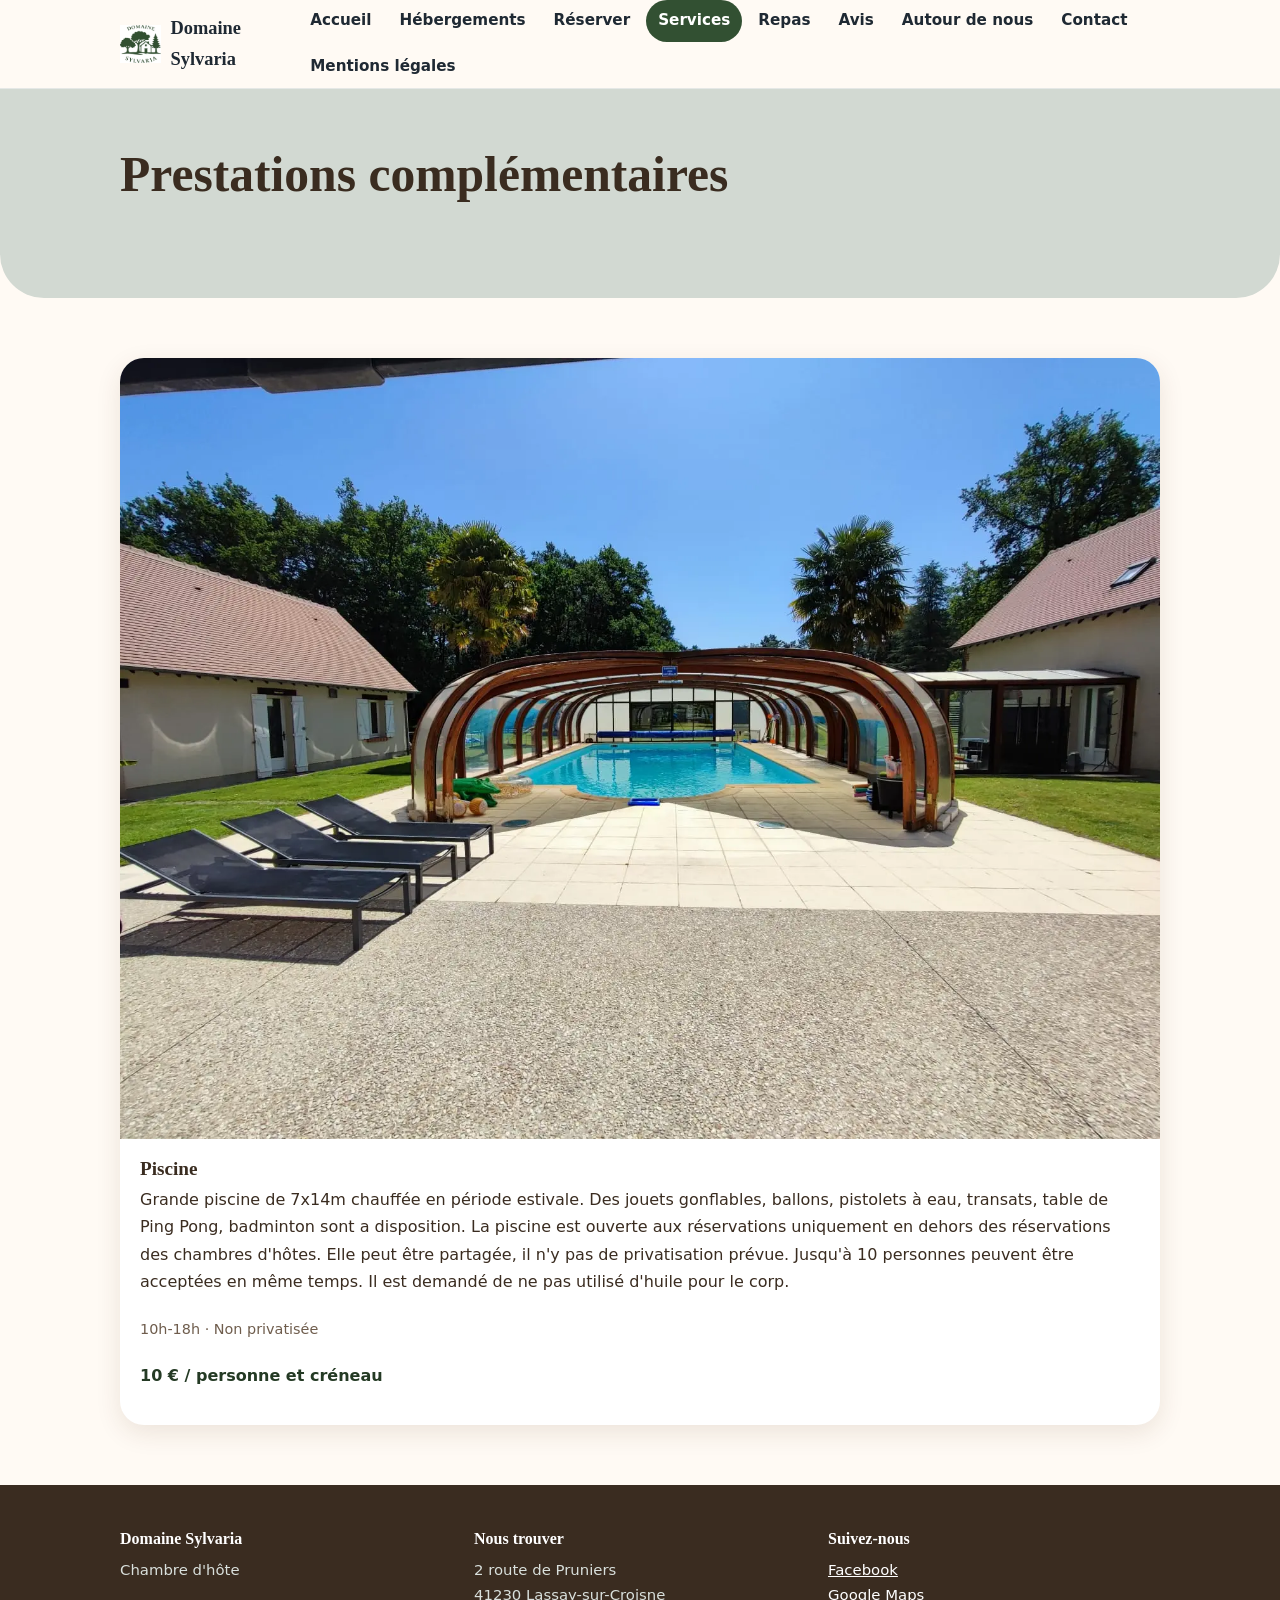
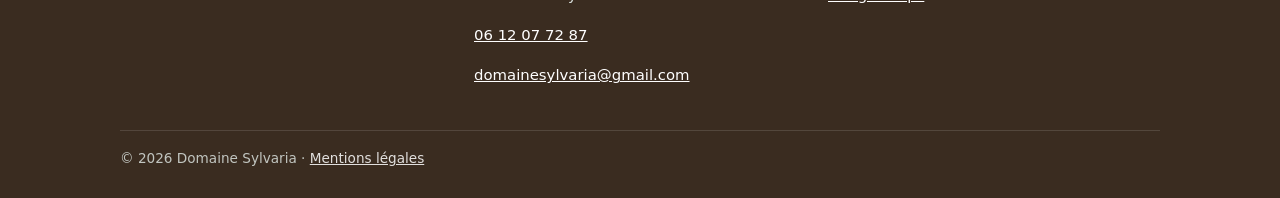
<file: services.html>
<!doctype html><html lang="fr"><head><meta charset="utf-8"><meta name="viewport" content="width=device-width,initial-scale=1"><title>Prestations complémentaires — Domaine Sylvaria</title><meta name="description" content="Chambre d'hôte"><link rel="canonical" href="https://www.domainesylvaria.fr/services.html"><meta property="og:title" content="Prestations complémentaires — Domaine Sylvaria"><meta property="og:type" content="website"><meta property="og:locale" content="fr_FR"><meta property="og:description" content="Chambre d'hôte"><meta property="og:url" content="https://www.domainesylvaria.fr/services.html"><meta name="theme-color" content="#325032"><link rel="stylesheet" href="style.css"></head><body><a class="skip" href="#contenu">Aller au contenu</a><header class="top"><div class="wrap"><a class="brand" href="index.html"><img src="assets/img/sl_mvnltogio9lp.webp" alt=""><span>Domaine Sylvaria</span></a><button class="burger" type="button" aria-label="Menu" aria-expanded="false" aria-controls="nav">☰ Menu</button><nav id="nav" aria-label="Menu principal"><ul><li><a href="index.html">Accueil</a></li><li><a href="hebergements.html">Hébergements</a></li><li><a href="reservation.html">Réserver</a></li><li><a href="services.html" aria-current="page">Services</a></li><li><a href="repas.html">Repas</a></li><li><a href="avis.html">Avis</a></li><li><a href="autour.html">Autour de nous</a></li><li><a href="contact.html">Contact</a></li><li><a href="mentions-legales.html">Mentions légales</a></li></ul></nav></div></header><main id="contenu"><section class="hero"><div class="wrap hero-in"><h1>Prestations complémentaires</h1></div></section><section class="block"><div class="wrap"><div class="grid"><article class="card"><div class="pic"><img src="assets/img/sl_mvnojvorrutw.webp" alt="Piscine" loading="lazy" decoding="async"></div><div class="body"><h3>Piscine</h3><p>Grande piscine de 7x14m chauffée en période estivale. Des jouets gonflables, ballons, pistolets à eau, transats, table de Ping Pong, badminton sont a disposition. La piscine est ouverte aux réservations uniquement en dehors des réservations des chambres d'hôtes. Elle peut être partagée, il n'y pas de privatisation prévue. Jusqu'à 10 personnes peuvent être acceptées en même temps. Il est demandé de ne pas utilisé d'huile pour le corp.</p><p class="muted small">10h-18h · Non privatisée</p><p class="price">10 € / personne et créneau</p></div></article></div></div></section></main><footer><div class="wrap"><div class="grid"><div><h3>Domaine Sylvaria</h3><p>Chambre d'hôte</p></div><div><h3>Nous trouver</h3><p>2 route de Pruniers<br>41230 Lassay-sur-Croisne</p><p><a href="tel:0612077287">06 12 07 72 87</a></p><p><a href="mailto:domainesylvaria@gmail.com">domainesylvaria@gmail.com</a></p></div><div><h3>Suivez-nous</h3><ul><li><a href="https://www.facebook.com/profile.php?id=61583618832469" rel="noopener">Facebook</a></li><li><a href="https://www.google.com/maps/search/?api=1&amp;query=Domaine%20Sylvaria%202%20route%20de%20Pruniers%2041230%20Lassay-sur-Croisne" rel="noopener">Google Maps</a></li></ul></div></div><div class="copy">© 2026 Domaine Sylvaria · <a class="" href="mentions-legales.html">Mentions légales</a></div></div></footer><script>window.SITE={"connector":"https://script.google.com/macros/s/AKfycbznSqgwceEuDSIl5vDDbm_sKKJGut93AD-fcWdN8TmMGDm9i62WLnd3WLHaU-PnyYHVyQ/exec","id":"pSAZ63QEEi","email":"domainesylvaria@gmail.com","preview":false,"first":""};</script><script src="site.js"></script></body></html>
</file>
<file: style.css>
:root{--c:#325032;--cd:#243a24;--cs:#f1f3f1;--cm:#d2d9d2;--on:#ffffff;--ink:#1f2933;--muted:#5b6670;--line:#e5e8e6;--r:14px}
*{box-sizing:border-box}
html{scroll-behavior:smooth;-webkit-text-size-adjust:100%}
body{margin:0;font:16px/1.7 system-ui,-apple-system,"Segoe UI",Roboto,Helvetica,Arial,sans-serif;color:var(--ink);background:#fff}
img{max-width:100%;height:auto;display:block}
a{color:var(--cd)}
h1,h2,h3{font-family:Georgia,"Times New Roman",serif;font-weight:600;line-height:1.2;margin:0 0 .6em;color:var(--ink)}
h1{font-size:clamp(2rem,5vw,3.1rem)}h2{font-size:clamp(1.5rem,3.4vw,2rem)}h3{font-size:1.2rem}
p{margin:0 0 1em}
.wrap{max-width:1080px;margin:0 auto;padding:0 20px}
.narrow{max-width:760px}
.skip{position:absolute;left:-999px;top:0;background:#fff;padding:8px 12px;z-index:50}.skip:focus{left:8px;top:8px}
:focus-visible{outline:3px solid var(--c);outline-offset:2px}
.top{position:sticky;top:0;z-index:20;background:rgba(255,255,255,.96);backdrop-filter:blur(6px);border-bottom:1px solid var(--line)}
.top .wrap{display:flex;align-items:center;justify-content:space-between;gap:16px;min-height:64px}
.brand{display:flex;align-items:center;gap:10px;text-decoration:none;color:var(--ink);font-family:Georgia,serif;font-weight:600;font-size:1.15rem}
.brand img{height:38px;width:auto}
.burger{display:none;border:1px solid var(--line);background:#fff;border-radius:10px;padding:8px 12px;font-size:1rem;cursor:pointer}
nav ul{display:flex;gap:4px;list-style:none;margin:0;padding:0;flex-wrap:wrap}
nav a{display:block;padding:8px 12px;border-radius:999px;text-decoration:none;color:var(--ink);font-size:.95rem}
nav a:hover{background:var(--cs)}
nav a[aria-current=page]{background:var(--c);color:var(--on)}
.hero{position:relative;background:var(--cs);color:var(--ink);overflow:hidden}
.hero .hero-in{position:relative;padding:56px 20px 48px}
.hero-home .hero-in{padding:110px 20px 96px}
.hero.has-photo{background:var(--cd);color:#fff}
.hero.has-photo h1{color:#fff}
.hero-img{position:absolute;inset:0}
.hero-img img{width:100%;height:100%;object-fit:cover}
.hero-img:after{content:"";position:absolute;inset:0;background:linear-gradient(180deg,rgba(0,0,0,.35),rgba(0,0,0,.55))}
.hero p.lead{font-size:1.2rem;max-width:640px;margin:0 0 1.2em;opacity:.95}
.btn{display:inline-block;background:var(--c);color:var(--on);padding:12px 22px;border-radius:999px;text-decoration:none;font-weight:600;border:2px solid var(--c);cursor:pointer;font:inherit;font-weight:600}
.btn:hover{background:var(--cd);border-color:var(--cd)}
.btn.ghost{background:transparent;color:var(--c)}.btn.ghost:hover{background:var(--cs)}
.hero.has-photo .btn{background:#fff;color:var(--cd);border-color:#fff}
.hero.has-photo .btn:hover{background:var(--cs)}
section.block{padding:52px 0}
section.alt{background:var(--cs)}
.grid{display:grid;gap:22px;grid-template-columns:repeat(auto-fit,minmax(260px,1fr))}
.card{background:#fff;border:1px solid var(--line);border-radius:var(--r);overflow:hidden;display:flex;flex-direction:column}
.card .pic{aspect-ratio:4/3;background:var(--cm)}
.card .pic img{width:100%;height:100%;object-fit:cover}
.card .body{padding:18px 20px 20px;display:flex;flex-direction:column;gap:6px;flex:1}
.card h3{margin:0}
.muted{color:var(--muted)}
.small{font-size:.9rem}
.price{font-weight:700;color:var(--cd)}
.tags{display:flex;flex-wrap:wrap;gap:6px;list-style:none;padding:0;margin:8px 0}
.tags li{background:var(--cs);border:1px solid var(--cm);border-radius:999px;padding:2px 10px;font-size:.85rem}
.room{display:grid;gap:26px;grid-template-columns:1.1fr 1fr;align-items:start;padding:30px 0;border-top:1px solid var(--line)}
.room:first-of-type{border-top:0}
.gallery{display:grid;gap:8px;grid-template-columns:repeat(auto-fill,minmax(150px,1fr))}
.gallery img{width:100%;aspect-ratio:4/3;object-fit:cover;border-radius:10px}
.gallery.main{grid-template-columns:1fr 1fr}.gallery.main img:first-child{grid-column:1/-1;aspect-ratio:16/10}
table{width:100%;border-collapse:collapse;margin:0 0 1.2em;font-size:.97rem}
th,td{text-align:left;padding:11px 12px;border-bottom:1px solid var(--line);vertical-align:top}
th{background:var(--cs);font-weight:600}
.scroll{overflow-x:auto}
.note{background:var(--cs);border-left:4px solid var(--c);padding:14px 18px;border-radius:0 var(--r) var(--r) 0;margin:0 0 1.2em}
ul.clean{padding-left:1.1em;margin:0 0 1em}
.stars{color:#c98a00;letter-spacing:2px}
.review{background:#fff;border:1px solid var(--line);border-radius:var(--r);padding:20px}
.review p{margin:.4em 0}
.cols{display:grid;gap:30px;grid-template-columns:1fr 1fr;align-items:start}
form.f{display:grid;gap:14px}
form.f .row{display:grid;gap:14px;grid-template-columns:1fr 1fr}
label{display:block;font-size:.9rem;font-weight:600;margin-bottom:4px}
input,select,textarea{width:100%;font:inherit;padding:11px 13px;border:1px solid #cfd5d1;border-radius:10px;background:#fff;color:var(--ink)}
textarea{min-height:120px;resize:vertical}
.hp{position:absolute;left:-9999px;height:0;overflow:hidden}
.status,.bkmsg{margin:0;font-weight:600}.status.ok{color:#176b34}.status.err,.bkmsg.err{color:#a4261b}
.map{border:0;width:100%;height:340px;border-radius:var(--r);background:var(--cm)}
.menu-moment{margin-bottom:34px}
.dish{display:grid;grid-template-columns:auto 1fr auto;gap:14px;padding:14px 0;border-bottom:1px solid var(--line);align-items:start}
.dish img{width:76px;height:76px;object-fit:cover;border-radius:10px}
.dish .nm{font-weight:600}
.cta{background:var(--c);color:var(--on);text-align:center;padding:54px 20px}
.cta h2{color:var(--on)}.cta .btn{background:#fff;color:var(--cd);border-color:#fff}
footer{background:#14201a;color:#d9e0dc;padding:44px 0 28px;font-size:.93rem}
footer a{color:#fff}footer h3{color:#fff;font-size:1rem}
footer .grid{grid-template-columns:repeat(auto-fit,minmax(220px,1fr))}
footer ul{list-style:none;margin:0;padding:0}
.copy{border-top:1px solid rgba(255,255,255,.15);margin-top:26px;padding-top:16px;font-size:.85rem;opacity:.85}
.bk-step{background:#fff;border:1px solid var(--line);border-radius:var(--r);padding:20px 22px}
.bk-step h3{display:flex;align-items:center;gap:10px;margin:0 0 .8em}
.bk-n{display:inline-flex;align-items:center;justify-content:center;width:28px;height:28px;border-radius:50%;background:var(--c);color:var(--on);font:600 .9rem system-ui,sans-serif}
form.f .row3{display:grid;gap:14px;grid-template-columns:2fr 1fr 1fr}
.bk-disc{margin:.4em 0 0}
.bk-nav{display:flex;align-items:center;justify-content:space-between;gap:10px;margin-bottom:10px}
.bk-nav .btn{padding:6px 16px;font-size:1.2rem;line-height:1.2}.bk-nav .btn:disabled{opacity:.35;cursor:default}
.bk-cal{display:grid;gap:22px;grid-template-columns:1fr 1fr}
.bk-mt{text-align:center;font-weight:600;text-transform:capitalize;margin-bottom:6px}
.bk-g{display:grid;grid-template-columns:repeat(7,minmax(0,1fr));gap:3px}
form.bk,form.bk>*,.bk-m,.bk-step>*{min-width:0}
.bk-d{min-width:0}
.bk-w{text-align:center;font-size:.8rem;color:var(--muted)}
.bk-d{display:flex;flex-direction:column;align-items:center;justify-content:center;min-height:50px;padding:2px;border:1px solid var(--line);border-radius:8px;background:#fff;color:var(--ink);font:inherit;font-size:.95rem;line-height:1.2;cursor:pointer}
.bk-d small{font-size:.72rem;color:var(--cd);font-weight:600}
.bk-d:hover:not(:disabled){border-color:var(--c);background:var(--cs)}
.bk-d.off{background:#f3f4f3;color:#9aa3a0;text-decoration:line-through;cursor:default}.bk-d.off small{display:none}
.bk-d:disabled{background:#f3f4f3;color:#b4bbb8;cursor:default}
.bk-d.sel{background:var(--cm);border-color:var(--c)}.bk-d.st,.bk-d.en{background:var(--c);color:var(--on)}.bk-d.st small,.bk-d.en small{color:var(--on)}
.bk-legend{display:flex;flex-wrap:wrap;align-items:center;gap:6px 12px;margin-top:10px}
.bk-key{display:inline-block;width:14px;height:14px;border-radius:4px;border:1px solid var(--line);vertical-align:-2px}.k-sel{background:var(--c)}.k-off{background:#f3f4f3}
.bk-opt{display:flex;align-items:center;justify-content:space-between;gap:12px;padding:8px 0;border-bottom:1px solid var(--line)}
.bk-ck{display:flex;gap:10px;align-items:flex-start;font-weight:400;margin:0;cursor:pointer}.bk-ck input{width:auto;margin-top:5px}
.bk-q{width:76px}
.bk-modes{display:flex;flex-wrap:wrap;gap:8px 22px}
.bk-done{background:var(--cs);border:2px solid var(--c);border-radius:var(--r);padding:20px 22px;margin-bottom:18px}
.bk-done-h{font-weight:700;font-size:1.15rem;margin:0 0 8px;color:var(--cd)}
.bk-done[hidden]{display:none}
.bk-police{border:1px solid #d9a441;background:#fff8e6;border-radius:var(--r);padding:16px 18px}
.bk-police h4{margin:0 0 6px}
form.bk{gap:18px}
@media(max-width:820px){
 .bk-cal,form.f .row3{grid-template-columns:minmax(0,1fr)}
 .bk-step{padding:16px 14px}
 .burger{display:block}
 nav{display:none;position:absolute;left:0;right:0;top:100%;background:#fff;border-bottom:1px solid var(--line);padding:10px 14px}
 nav.open{display:block}
 nav ul{flex-direction:column}
 .room,.cols,form.f .row{grid-template-columns:1fr}
 .hero-home .hero-in{padding:76px 20px 64px}
 section.block{padding:38px 0}
 .dish{grid-template-columns:1fr auto}.dish img{display:none}
}
@media(prefers-reduced-motion:reduce){html{scroll-behavior:auto}}
@media print{.top,.burger,form,footer,.cta{display:none}}

:root{--r:24px}
body{background:#fffaf4;color:#3a2c20}
h1,h2,h3{color:#3a2c20}
.muted{color:#6f5d4d}
.top{background:rgba(255,250,244,.96)}
nav a{border-radius:999px;font-weight:600}
.hero{background:var(--cm);border-radius:0 0 44px 44px}
.hero.has-photo{border-radius:0 0 44px 44px}
.hero .hero-in{padding-bottom:64px}
.btn{padding:14px 28px;box-shadow:0 4px 12px rgba(0,0,0,.12)}
.btn.ghost{box-shadow:none}
.card,.review,.bk-step{border:0;border-radius:24px;background:#fff;box-shadow:0 8px 26px rgba(80,50,20,.11)}
.card .pic{border-radius:24px 24px 0 0}
.gallery img,.dish img{border-radius:18px}
section.alt{background:#f7eee2}
section.block{padding:60px 0}
th{background:#f7eee2}
.note{background:#f7eee2;border-left-color:#c98a00;border-radius:0 18px 18px 0}
.tags li{background:#f7eee2;border-color:#ead9bd}
input,select,textarea{border-radius:14px}
.bk-d{border-radius:12px}
footer{background:#3a2c20}
.cta{background:#c98a00;color:#fff;border-radius:44px 44px 0 0}
.cta .btn{background:#fff;color:#7a5200}
</file>
